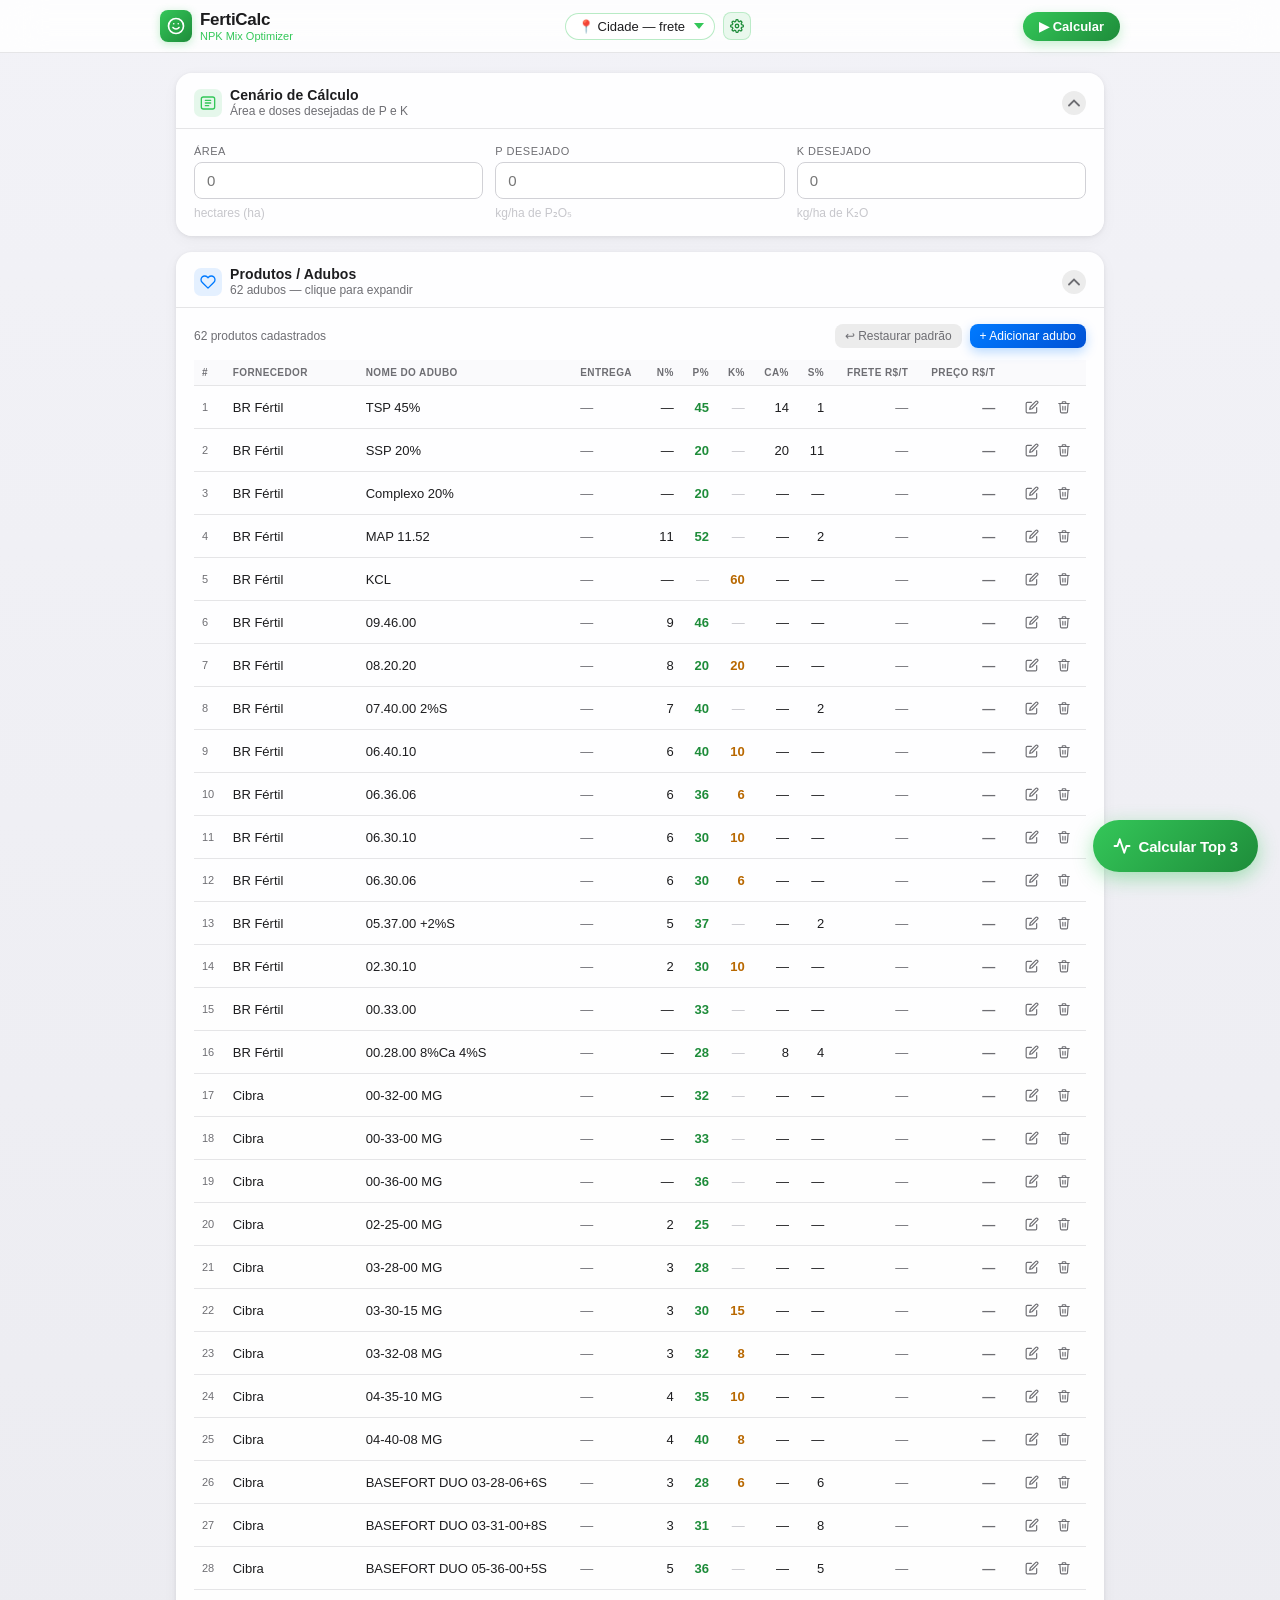
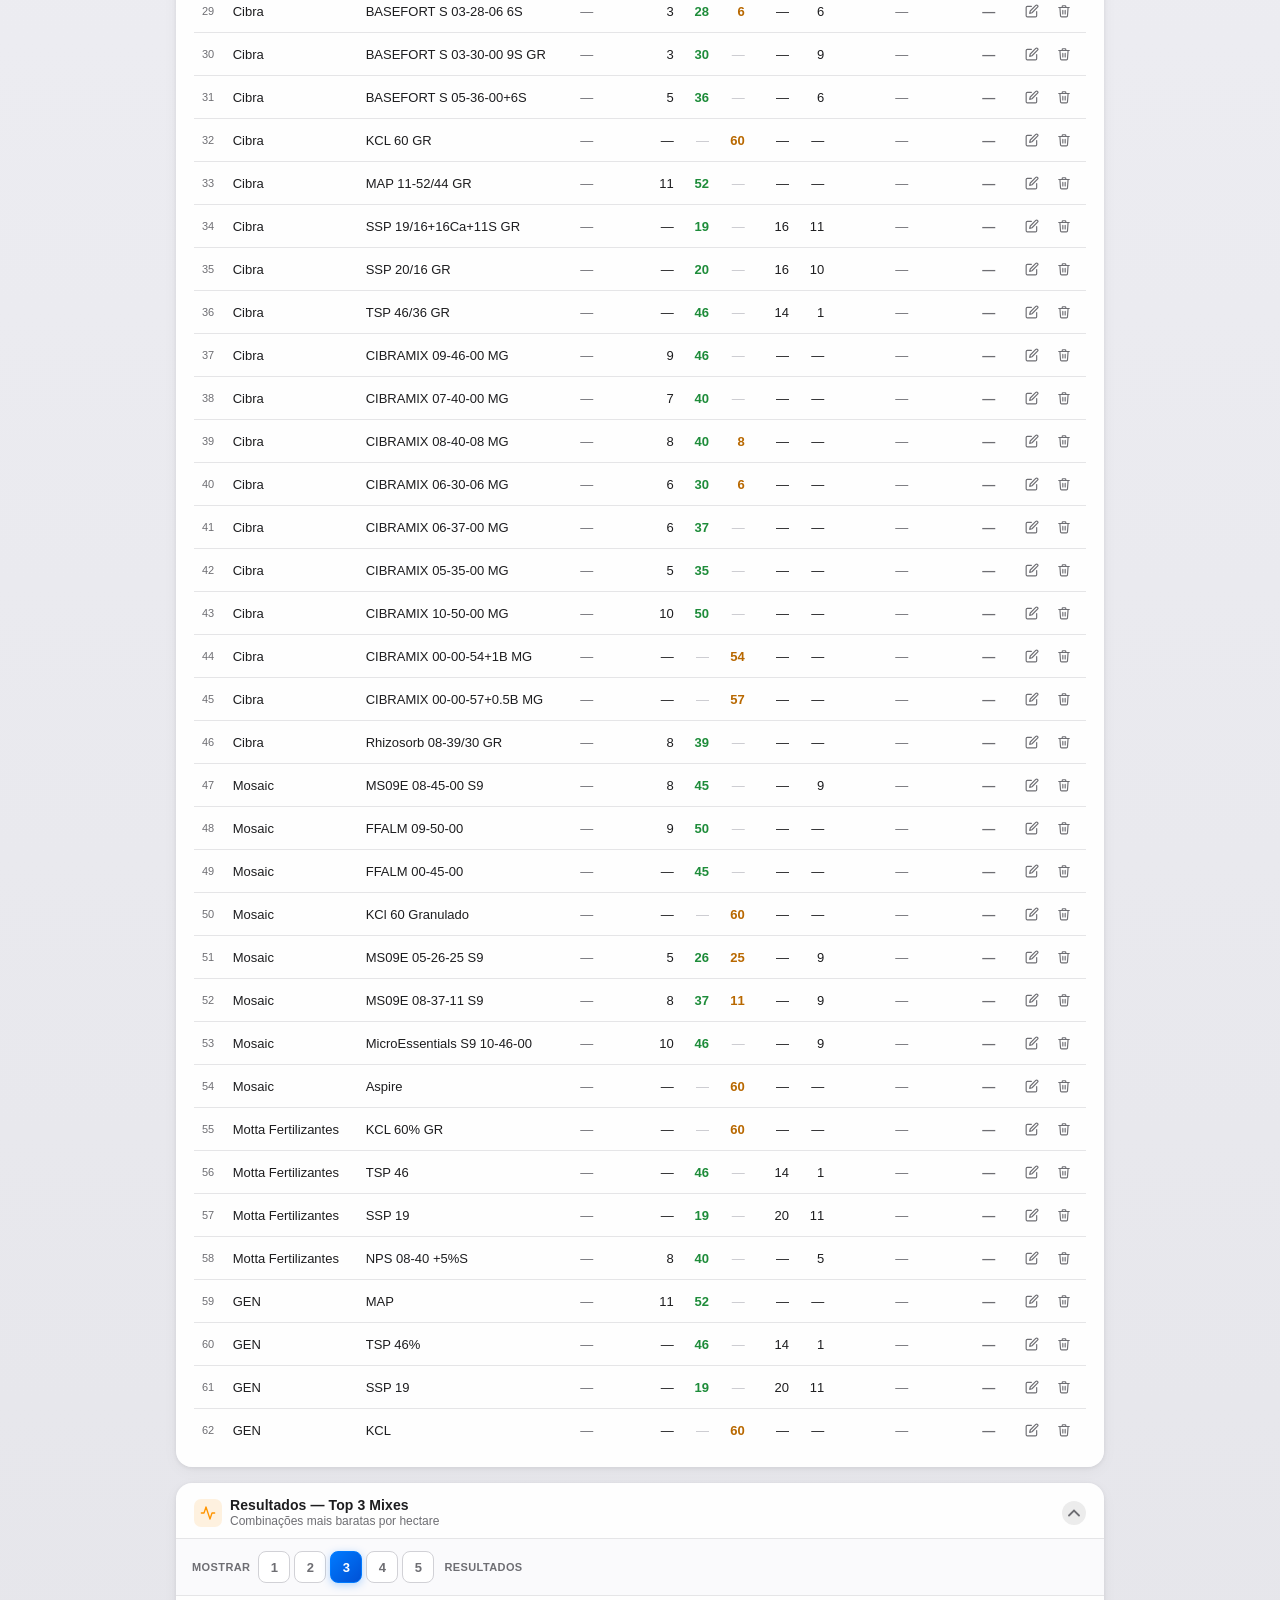
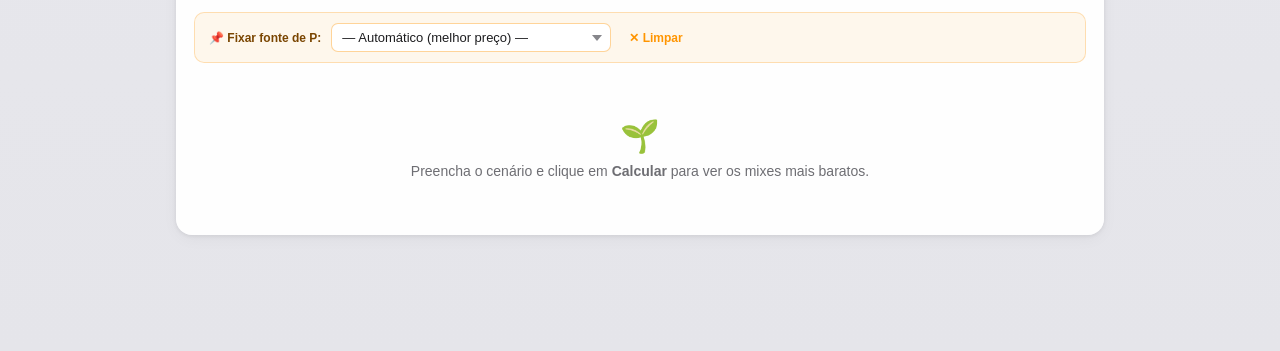
<file: index.html>
<!DOCTYPE html>
<html lang="pt-BR">
<head>
<meta charset="UTF-8">
<meta name="viewport" content="width=device-width, initial-scale=1.0">
<title>FertiCalc — Calculadora NPK</title>
<style>
  *, *::before, *::after { box-sizing: border-box; margin: 0; padding: 0; }

  :root {
    --blue:       #007AFF;
    --blue-dark:  #0051D5;
    --green:      #34C759;
    --green-dark: #1E8C3A;
    --red:        #FF3B30;
    --bg:         #F5F5F7;
    --bg2:        #ECECEC;
    --white:      #FFFFFF;
    --text1:      #1D1D1F;
    --text2:      #6E6E73;
    --text3:      #C7C7CC;
    --border:     #D1D1D6;
    --border2:    #E5E5E7;
    --radius-lg:  16px;
    --radius-md:  12px;
    --radius-sm:  8px;
    --shadow-card: 0 1px 4px rgba(0,0,0,0.08), 0 4px 16px rgba(0,0,0,0.04);
    --shadow-btn:  0 4px 12px rgba(0,122,255,0.28);
    --shadow-green:0 4px 12px rgba(52,199,89,0.28);
  }

  body {
    font-family: -apple-system, BlinkMacSystemFont, 'SF Pro Text', 'Segoe UI', 'Helvetica Neue', Arial, sans-serif;
    background: linear-gradient(180deg, #F2F2F7 0%, #E5E5EA 100%);
    min-height: 100vh;
    color: var(--text1);
    font-size: 15px;
    -webkit-font-smoothing: antialiased;
  }

  /* ── HEADER ── */
  .app-header {
    background: rgba(255,255,255,0.85);
    backdrop-filter: blur(20px);
    -webkit-backdrop-filter: blur(20px);
    border-bottom: 1px solid var(--border2);
    position: sticky; top: 0; z-index: 100;
    padding: 0 20px;
  }
  .header-inner {
    max-width: 960px; margin: 0 auto;
    display: flex; align-items: center; justify-content: space-between;
    height: 52px;
  }
  .header-logo {
    display: flex; align-items: center; gap: 8px;
  }
  .logo-icon {
    width: 32px; height: 32px; border-radius: 8px;
    background: linear-gradient(135deg, #34C759 0%, #1E8C3A 100%);
    display: flex; align-items: center; justify-content: center;
    box-shadow: 0 2px 8px rgba(52,199,89,0.3);
    flex-shrink: 0;
  }
  .logo-icon svg { width: 18px; height: 18px; }
  .logo-text { font-size: 17px; font-weight: 600; color: var(--text1); letter-spacing: -0.3px; }
  .logo-badge { font-size: 11px; color: var(--green); font-weight: 500; }
  .header-calc-btn {
    background: linear-gradient(135deg, var(--green) 0%, var(--green-dark) 100%);
    color: #fff; border: none; border-radius: 20px;
    padding: 7px 16px; font-size: 13px; font-weight: 600;
    cursor: pointer; box-shadow: var(--shadow-green);
    transition: all 0.2s;
  }
  .header-calc-btn:hover { transform: translateY(-1px); box-shadow: 0 6px 18px rgba(52,199,89,0.4); }
  .header-calc-btn:active { transform: translateY(0); }

  /* ── LAYOUT ── */
  .page { max-width: 960px; margin: 0 auto; padding: 20px 16px 100px; }

  /* ── SECTION CARD ── */
  .card {
    background: rgba(255,255,255,0.96);
    border-radius: var(--radius-lg);
    box-shadow: var(--shadow-card);
    overflow: hidden;
    margin-bottom: 16px;
  }
  .card-header {
    padding: 14px 18px 10px;
    border-bottom: 1px solid var(--border2);
    display: flex; align-items: center; gap: 8px;
    cursor: pointer; user-select: none;
  }
  .card-header-left { display: flex; align-items: center; gap: 8px; flex: 1; }
  .section-icon {
    width: 28px; height: 28px; border-radius: 7px;
    display: flex; align-items: center; justify-content: center; flex-shrink: 0;
  }
  .section-icon.green { background: rgba(52,199,89,0.12); }
  .section-icon.blue  { background: rgba(0,122,255,0.10); }
  .section-icon.orange{ background: rgba(255,149,0,0.12); }
  .section-icon svg { width: 16px; height: 16px; }
  .section-title { font-size: 14px; font-weight: 600; color: var(--text1); letter-spacing: 0.1px; }
  .section-subtitle { font-size: 12px; color: var(--text2); margin-top: 1px; }
  .collapse-btn {
    width: 24px; height: 24px; border-radius: 12px;
    background: var(--bg2); border: none; cursor: pointer;
    display: flex; align-items: center; justify-content: center;
    color: var(--text2); font-size: 12px; transition: all 0.2s;
    flex-shrink: 0;
  }
  .collapse-btn:hover { background: var(--border); }
  .collapse-btn.open svg { transform: rotate(180deg); }
  .card-body { padding: 16px 18px; }
  .card-body.collapsed { display: none; }

  /* ── CENÁRIO ── */
  .scenario-grid {
    display: grid; grid-template-columns: repeat(3, 1fr); gap: 12px;
  }
  @media (max-width: 600px) { .scenario-grid { grid-template-columns: 1fr; } }

  .field-group { display: flex; flex-direction: column; gap: 5px; }
  .field-label {
    font-size: 11px; font-weight: 500; color: var(--text2);
    text-transform: uppercase; letter-spacing: 0.5px;
  }
  .field-input {
    border: 1px solid var(--border);
    border-radius: var(--radius-sm);
    padding: 9px 12px;
    font-size: 15px; font-weight: 500; color: var(--text1);
    background: #fff;
    transition: border-color 0.2s, box-shadow 0.2s;
    outline: none;
    width: 100%;
    max-width: 7ch; /* 7 dígitos */
    min-width: 80px;
  }
  .field-input:focus {
    border-color: var(--blue);
    box-shadow: 0 0 0 3px rgba(0,122,255,0.10);
  }
  .field-input.wide { max-width: 100%; min-width: 0; }
  .field-unit { font-size: 12px; color: var(--text3); margin-top: 2px; }

  /* number inputs — remove arrows */
  input[type=number]::-webkit-inner-spin-button,
  input[type=number]::-webkit-outer-spin-button { -webkit-appearance: none; margin: 0; }
  input[type=number] { -moz-appearance: textfield; }

  /* ── PRODUCTS TABLE ── */
  .products-toolbar {
    display: flex; align-items: center; justify-content: space-between;
    margin-bottom: 12px; flex-wrap: wrap; gap: 8px;
  }
  .products-count { font-size: 12px; color: var(--text2); }

  .btn { border: none; cursor: pointer; border-radius: var(--radius-sm); font-weight: 500; transition: all 0.2s; }
  .btn-primary {
    background: linear-gradient(135deg, var(--blue) 0%, var(--blue-dark) 100%);
    color: #fff; padding: 8px 14px; font-size: 13px;
    box-shadow: var(--shadow-btn);
  }
  .btn-primary:hover { transform: translateY(-1px); box-shadow: 0 6px 16px rgba(0,122,255,0.38); }
  .btn-primary:active { transform: translateY(0); }
  .btn-secondary {
    background: var(--bg2); color: var(--text2);
    padding: 8px 14px; font-size: 13px;
  }
  .btn-secondary:hover { background: var(--border); color: var(--text1); }
  .btn-danger {
    background: rgba(255,59,48,0.1); color: var(--red);
    padding: 8px 14px; font-size: 13px; border: 1px solid rgba(255,59,48,0.2);
  }
  .btn-danger:hover { background: rgba(255,59,48,0.18); }
  .btn-sm { padding: 5px 10px; font-size: 12px; }
  .btn-icon {
    width: 28px; height: 28px; padding: 0;
    display: inline-flex; align-items: center; justify-content: center;
    border-radius: 6px; border: none; cursor: pointer;
    background: transparent; color: var(--text2); transition: all 0.15s;
    font-size: 14px;
  }
  .btn-icon:hover { background: var(--bg2); }
  .btn-icon.del:hover { background: rgba(255,59,48,0.1); color: var(--red); }
  .btn-icon.edit:hover { background: rgba(0,122,255,0.1); color: var(--blue); }

  .products-scroll { overflow-x: auto; -webkit-overflow-scrolling: touch; }
  table {
    width: 100%; border-collapse: collapse; font-size: 13px;
    min-width: 880px;
  }
  thead th {
    font-size: 10px; font-weight: 600; color: var(--text2);
    text-transform: uppercase; letter-spacing: 0.4px;
    padding: 7px 8px; text-align: left;
    border-bottom: 1px solid var(--border2);
    white-space: nowrap; background: #FAFAFC;
  }
  tbody tr {
    border-bottom: 1px solid var(--border2);
    transition: background 0.12s;
  }
  tbody tr:last-child { border-bottom: none; }
  tbody tr:hover { background: #F9F9FB; }
  tbody tr.editing { background: rgba(0,122,255,0.03); }
  tbody td { padding: 7px 8px; vertical-align: middle; color: var(--text1); }
  tbody td.muted { color: var(--text2); }

  /* inline edit inputs in table */
  .td-input {
    border: 1px solid var(--border);
    border-radius: 6px;
    padding: 4px 6px;
    font-size: 12px; color: var(--text1);
    background: #fff;
    outline: none;
    transition: border-color 0.2s, box-shadow 0.2s;
  }
  .td-input:focus { border-color: var(--blue); box-shadow: 0 0 0 2px rgba(0,122,255,0.10); }
  .td-input.num { width: 52px; text-align: right; max-width: 7ch; }
  .td-input.name { width: 130px; }
  .td-input.supplier { width: 110px; }
  .td-input.delivery { width: 80px; }
  .td-input.price { width: 72px; text-align: right; max-width: 7ch; }

  .td-select {
    border: 1px solid var(--border);
    border-radius: 6px; padding: 4px 6px;
    font-size: 12px; color: var(--text1); background: #fff;
    outline: none; cursor: pointer;
    appearance: none; -webkit-appearance: none;
    background-image: url("data:image/svg+xml,%3Csvg xmlns='http://www.w3.org/2000/svg' width='10' height='6'%3E%3Cpath d='M0 0l5 6 5-6z' fill='%2386868B'/%3E%3C/svg%3E");
    background-repeat: no-repeat;
    background-position: right 6px center;
    padding-right: 20px;
    min-width: 100px;
  }
  .td-select:focus { border-color: var(--blue); box-shadow: 0 0 0 2px rgba(0,122,255,0.10); }

  /* nutrient badges in view mode */
  .npk-row { display: flex; gap: 4px; flex-wrap: wrap; }
  .npk-badge {
    font-size: 10px; font-weight: 600; border-radius: 4px;
    padding: 1px 5px; white-space: nowrap;
  }
  .npk-n { background: rgba(0,122,255,0.1); color: #0051D5; }
  .npk-p { background: rgba(52,199,89,0.12); color: #1E8C3A; }
  .npk-k { background: rgba(255,149,0,0.12); color: #B86800; }
  .npk-ca { background: rgba(90,200,250,0.15); color: #007AAA; }
  .npk-s { background: rgba(255,204,0,0.15); color: #997000; }

  /* ── TOP 3 RESULTS ── */
  .results-empty {
    text-align: center; padding: 40px 20px;
    color: var(--text2); font-size: 14px;
  }
  .results-empty .results-icon { font-size: 32px; margin-bottom: 8px; }

  .result-cards { display: flex; flex-direction: column; gap: 14px; }

  .result-card {
    border-radius: var(--radius-md);
    border: 1.5px solid var(--border2);
    overflow: hidden;
    background: #fff;
  }
  .result-card.rank1 {
    border-color: rgba(52,199,89,0.4);
    background: linear-gradient(180deg, #fff 0%, rgba(52,199,89,0.03) 100%);
    box-shadow: 0 2px 12px rgba(52,199,89,0.12);
  }

  .result-header {
    padding: 12px 16px;
    display: flex; align-items: center; gap: 10px;
    border-bottom: 1px solid var(--border2);
    background: rgba(249,249,251,0.6);
  }
  .rank-badge {
    width: 32px; height: 32px; border-radius: 50%;
    display: flex; align-items: center; justify-content: center;
    font-size: 14px; font-weight: 700; flex-shrink: 0;
  }
  .rank1 .rank-badge { background: linear-gradient(135deg,#34C759,#1E8C3A); color:#fff; box-shadow:0 2px 8px rgba(52,199,89,0.4); }
  .rank2 .rank-badge { background: #E5E5EA; color: var(--text2); }
  .rank3 .rank-badge { background: #E5E5EA; color: var(--text3); }

  .result-mix-name { font-size: 16px; font-weight: 700; color: var(--text1); letter-spacing: -0.2px; }
  .result-supplier  { font-size: 12px; color: var(--text2); margin-top: 1px; }
  .result-ha-cost {
    margin-left: auto; text-align: right;
  }
  .ha-cost-value { font-size: 18px; font-weight: 700; color: var(--green-dark); }
  .ha-cost-label { font-size: 10px; color: var(--text3); text-transform: uppercase; letter-spacing: 0.4px; }
  .rank1 .ha-cost-value { color: var(--green); }

  .result-body { padding: 14px 16px; }
  .result-grid {
    display: grid; grid-template-columns: 1fr 1fr 1fr;
    gap: 10px; margin-bottom: 12px;
  }
  @media (max-width: 580px) { .result-grid { grid-template-columns: 1fr 1fr; } }

  .result-stat { }
  .result-stat-label { font-size: 10px; color: var(--text2); text-transform: uppercase; letter-spacing: 0.4px; margin-bottom: 2px; }
  .result-stat-value { font-size: 14px; font-weight: 600; color: var(--text1); }
  .result-stat-value.green { color: var(--green-dark); }
  .result-stat-value.blue  { color: var(--blue); }

  .result-divider { height: 1px; background: var(--border2); margin: 10px 0; }

  .result-nutrients { display: flex; gap: 8px; flex-wrap: wrap; }
  .nutri-chip {
    display: flex; flex-direction: column; align-items: center;
    background: var(--bg); border-radius: 8px;
    padding: 6px 10px; min-width: 52px;
  }
  .nutri-chip-label { font-size: 10px; color: var(--text2); font-weight: 500; }
  .nutri-chip-value { font-size: 13px; font-weight: 700; color: var(--text1); }

  .k-excess-badge {
    display: inline-flex; align-items: center; gap: 5px;
    background: rgba(52,199,89,0.10); border: 1px solid rgba(52,199,89,0.25);
    border-radius: 8px; padding: 5px 10px;
    font-size: 12px; color: var(--green-dark); font-weight: 500;
    margin-top: 8px;
  }

  .result-products-row {
    display: grid; grid-template-columns: 1fr 1fr; gap: 10px;
    margin-top: 10px;
  }
  @media (max-width: 480px) { .result-products-row { grid-template-columns: 1fr; } }

  .result-product-box {
    background: var(--bg); border-radius: 10px;
    padding: 10px 12px;
  }
  .rpb-role { font-size: 10px; font-weight: 600; text-transform: uppercase; letter-spacing: 0.5px; color: var(--text2); margin-bottom: 4px; }
  .rpb-name { font-size: 13px; font-weight: 600; color: var(--text1); margin-bottom: 2px; }
  .rpb-supplier { font-size: 11px; color: var(--text2); margin-bottom: 6px; }
  .rpb-row { display: flex; justify-content: space-between; font-size: 11px; color: var(--text2); padding: 1px 0; }
  .rpb-row strong { color: var(--text1); font-weight: 600; }

  /* ── FAB ── */
  .fab {
    position: fixed; bottom: 28px; right: 22px;
    background: linear-gradient(135deg, var(--green) 0%, var(--green-dark) 100%);
    color: #fff; border: none; border-radius: 28px;
    padding: 0 20px; height: 52px;
    font-size: 15px; font-weight: 700;
    box-shadow: 0 6px 20px rgba(52,199,89,0.42);
    cursor: pointer; display: flex; align-items: center; gap: 8px;
    transition: all 0.2s; z-index: 200;
    letter-spacing: -0.2px;
  }
  .fab:hover { transform: translateY(-2px); box-shadow: 0 10px 28px rgba(52,199,89,0.52); }
  .fab:active { transform: translateY(0); }
  .fab svg { width: 18px; height: 18px; }

  /* ── TOAST ── */
  .toast {
    position: fixed; bottom: 90px; left: 50%; transform: translateX(-50%) translateY(20px);
    background: rgba(28,28,30,0.92); color: #fff; border-radius: 12px;
    padding: 10px 18px; font-size: 13px; font-weight: 500;
    opacity: 0; transition: all 0.28s; z-index: 300; pointer-events: none;
    backdrop-filter: blur(10px);
  }
  .toast.show { opacity: 1; transform: translateX(-50%) translateY(0); }

  /* ── MODAL ── */
  .modal-overlay {
    display: none; position: fixed; inset: 0;
    background: rgba(0,0,0,0.4); backdrop-filter: blur(4px);
    z-index: 500; align-items: center; justify-content: center;
  }
  .modal-overlay.open { display: flex; }
  .modal {
    background: #fff; border-radius: 20px;
    width: calc(100% - 32px); max-width: 480px;
    max-height: 90vh; overflow-y: auto;
    box-shadow: 0 20px 60px rgba(0,0,0,0.22);
    padding: 24px;
  }
  .modal-title { font-size: 18px; font-weight: 700; margin-bottom: 18px; color: var(--text1); }
  .modal-grid { display: grid; grid-template-columns: 1fr 1fr; gap: 12px; }
  .modal-grid.triple { grid-template-columns: 1fr 1fr 1fr; }
  .modal-label { font-size: 11px; font-weight: 500; color: var(--text2); text-transform: uppercase; letter-spacing: 0.4px; margin-bottom: 5px; }
  .modal-input {
    width: 100%; border: 1px solid var(--border);
    border-radius: 9px; padding: 10px 12px;
    font-size: 14px; color: var(--text1); background: #fff; outline: none;
    transition: border-color 0.2s, box-shadow 0.2s;
  }
  .modal-input:focus { border-color: var(--blue); box-shadow: 0 0 0 3px rgba(0,122,255,0.10); }
  .modal-input.num { max-width: 7ch; text-align: right; }
  .modal-select {
    width: 100%; border: 1px solid var(--border);
    border-radius: 9px; padding: 10px 12px;
    font-size: 14px; color: var(--text1); background: #fff; outline: none;
    appearance: none; -webkit-appearance: none; cursor: pointer;
    background-image: url("data:image/svg+xml,%3Csvg xmlns='http://www.w3.org/2000/svg' width='10' height='6'%3E%3Cpath d='M0 0l5 6 5-6z' fill='%2386868B'/%3E%3C/svg%3E");
    background-repeat: no-repeat; background-position: right 10px center; padding-right: 28px;
    transition: border-color 0.2s, box-shadow 0.2s;
  }
  .modal-select:focus { border-color: var(--blue); box-shadow: 0 0 0 3px rgba(0,122,255,0.10); }
  .modal-actions { display: flex; gap: 10px; margin-top: 20px; justify-content: flex-end; }
  .modal-col { display: flex; flex-direction: column; }

  /* ── ALERT ── */
  .alert-box {
    border-radius: 10px; padding: 10px 14px;
    font-size: 13px; font-weight: 500; margin-bottom: 12px;
    display: flex; align-items: flex-start; gap: 8px;
  }
  .alert-box.warn { background: rgba(255,204,0,0.12); color: #7D6000; border: 1px solid rgba(255,204,0,0.3); }
  .alert-box.err  { background: rgba(255,59,48,0.08); color: #C02020; border: 1px solid rgba(255,59,48,0.2); }

  /* ── RESULTS FILTER BAR ── */
  .results-filter-bar {
    display: flex; align-items: center; gap: 12px;
    padding: 12px 16px; background: #FAFAFC;
    border-bottom: 1px solid var(--border2);
    flex-wrap: wrap;
  }
  .filter-group { display: flex; align-items: center; gap: 8px; }
  .filter-label { font-size: 11px; font-weight: 600; color: var(--text2); text-transform: uppercase; letter-spacing: 0.4px; white-space: nowrap; }
  .qty-btns { display: flex; gap: 4px; }
  .qty-btn {
    width: 32px; height: 32px; border-radius: 8px;
    border: 1.5px solid var(--border); background: #fff;
    font-size: 13px; font-weight: 700; color: var(--text2);
    cursor: pointer; transition: all 0.15s;
    display: flex; align-items: center; justify-content: center;
  }
  .qty-btn.active {
    background: linear-gradient(135deg, var(--blue) 0%, var(--blue-dark) 100%);
    border-color: var(--blue); color: #fff;
    box-shadow: 0 2px 8px rgba(0,122,255,0.3);
  }
  .qty-btn:hover:not(.active) { background: var(--bg2); border-color: var(--border); color: var(--text1); }

  /* manual slot selector */
  .manual-slot {
    background: rgba(255,149,0,0.07);
    border: 1px solid rgba(255,149,0,0.25);
    border-radius: 10px; padding: 10px 14px;
    margin-bottom: 14px; display: flex; align-items: center; gap: 10px; flex-wrap: wrap;
  }
  .manual-slot-label { font-size: 12px; font-weight: 600; color: #7A4500; flex-shrink: 0; }
  .manual-slot select {
    border: 1px solid rgba(255,149,0,0.4); border-radius: 7px;
    padding: 6px 28px 6px 10px; font-size: 13px; color: var(--text1);
    background: #fff; outline: none; cursor: pointer;
    appearance: none; -webkit-appearance: none;
    background-image: url("data:image/svg+xml,%3Csvg xmlns='http://www.w3.org/2000/svg' width='10' height='6'%3E%3Cpath d='M0 0l5 6 5-6z' fill='%2386868B'/%3E%3C/svg%3E");
    background-repeat: no-repeat; background-position: right 8px center;
    flex: 1; min-width: 160px; max-width: 280px;
  }
  .manual-slot select:focus { border-color: #FF9500; box-shadow: 0 0 0 3px rgba(255,149,0,0.12); }
  .manual-slot .clear-btn {
    font-size: 12px; color: #FF9500; background: none; border: none;
    cursor: pointer; font-weight: 600; white-space: nowrap;
    padding: 4px 8px; border-radius: 6px;
    transition: background 0.15s;
  }
  .manual-slot .clear-btn:hover { background: rgba(255,149,0,0.1); }

  /* supplier manager modal */
  .sup-list { display: flex; flex-direction: column; gap: 6px; margin-bottom: 16px; max-height: 260px; overflow-y: auto; }
  .sup-item {
    display: flex; align-items: center; gap: 8px;
    background: var(--bg); border-radius: 8px; padding: 8px 10px;
  }
  .sup-item-name { flex: 1; font-size: 14px; font-weight: 500; color: var(--text1); }
  .sup-item-input {
    flex: 1; border: 1px solid var(--border); border-radius: 7px;
    padding: 5px 8px; font-size: 13px; outline: none;
    transition: border-color 0.2s;
  }
  .sup-item-input:focus { border-color: var(--blue); }
  .sup-add-row { display: flex; gap: 8px; margin-top: 4px; }
  .sup-add-input {
    flex: 1; border: 1px solid var(--border); border-radius: 9px;
    padding: 9px 12px; font-size: 14px; outline: none;
    transition: border-color 0.2s, box-shadow 0.2s;
  }
  .sup-add-input:focus { border-color: var(--blue); box-shadow: 0 0 0 3px rgba(0,122,255,0.10); }

  /* rank4, rank5 badges */
  .rank4 .rank-badge, .rank5 .rank-badge { background: #F2F2F7; color: var(--text3); font-size: 12px; }

  /* ── CITY FRETE SELECTOR (header) ── */
  .header-city-wrap {
    display: flex; align-items: center; gap: 8px;
  }
  .city-select-header {
    border: 1.5px solid rgba(52,199,89,0.35);
    border-radius: 20px; padding: 5px 28px 5px 12px;
    font-size: 13px; font-weight: 500; color: var(--text1);
    background: rgba(255,255,255,0.9);
    outline: none; cursor: pointer;
    appearance: none; -webkit-appearance: none;
    background-image: url("data:image/svg+xml,%3Csvg xmlns='http://www.w3.org/2000/svg' width='10' height='6'%3E%3Cpath d='M0 0l5 6 5-6z' fill='%2334C759'/%3E%3C/svg%3E");
    background-repeat: no-repeat; background-position: right 10px center;
    transition: border-color 0.2s, box-shadow 0.2s;
    max-width: 180px;
  }
  .city-select-header:focus { border-color: var(--green); box-shadow: 0 0 0 3px rgba(52,199,89,0.15); }
  .city-manage-btn {
    width: 28px; height: 28px; border-radius: 8px;
    background: rgba(52,199,89,0.10); border: 1px solid rgba(52,199,89,0.25);
    color: var(--green-dark); cursor: pointer; font-size: 14px;
    display: flex; align-items: center; justify-content: center;
    transition: all 0.15s; flex-shrink: 0;
  }
  .city-manage-btn:hover { background: rgba(52,199,89,0.2); }
  .city-active-badge {
    font-size: 11px; font-weight: 600; color: var(--green-dark);
    background: rgba(52,199,89,0.12); border-radius: 10px;
    padding: 2px 8px; white-space: nowrap;
  }

  /* city modal list */
  .city-list { display: flex; flex-direction: column; gap: 6px; margin-bottom: 14px; max-height: 300px; overflow-y: auto; }
  .city-item {
    display: flex; align-items: center; gap: 8px;
    background: var(--bg); border-radius: 9px; padding: 9px 12px;
  }
  .city-item-name { flex: 1; font-size: 14px; font-weight: 500; color: var(--text1); }
  .city-item-frete { font-size: 13px; color: var(--green-dark); font-weight: 600; white-space: nowrap; }
  .city-edit-row {
    display: flex; gap: 6px; flex: 1; align-items: center;
  }
  .city-inp-name {
    flex: 2; border: 1px solid var(--border); border-radius: 7px;
    padding: 5px 8px; font-size: 13px; outline: none;
    transition: border-color 0.2s;
  }
  .city-inp-name:focus { border-color: var(--blue); }
  .city-inp-frete {
    width: 80px; border: 1px solid var(--border); border-radius: 7px;
    padding: 5px 8px; font-size: 13px; text-align: right; outline: none;
    transition: border-color 0.2s;
  }
  .city-inp-frete:focus { border-color: var(--blue); }
  .city-add-row { display: flex; gap: 8px; align-items: center; margin-top: 4px; }
  .city-add-name {
    flex: 2; border: 1px solid var(--border); border-radius: 9px;
    padding: 9px 12px; font-size: 14px; outline: none;
    transition: border-color 0.2s, box-shadow 0.2s;
  }
  .city-add-name:focus { border-color: var(--blue); box-shadow: 0 0 0 3px rgba(0,122,255,0.10); }
  .city-add-frete {
    width: 90px; border: 1px solid var(--border); border-radius: 9px;
    padding: 9px 10px; font-size: 14px; text-align: right; outline: none;
    transition: border-color 0.2s, box-shadow 0.2s;
  }
  .city-add-frete:focus { border-color: var(--blue); box-shadow: 0 0 0 3px rgba(0,122,255,0.10); }
  .city-frete-note {
    font-size: 11px; color: var(--text2); margin-bottom: 10px;
    background: rgba(0,122,255,0.06); border-radius: 8px; padding: 8px 10px;
  }
  @media (max-width: 480px) {
    .header-logo .logo-badge { display: none; }
    .logo-text { font-size: 15px; }
    .card-body { padding: 14px 12px; }
    table { font-size: 12px; }
    .fab { padding: 0 16px; font-size: 14px; }
    .results-filter-bar { gap: 8px; }
  }
</style>
</head>
<body>

<!-- HEADER -->
<header class="app-header">
  <div class="header-inner">
    <div class="header-logo">
      <div class="logo-icon">
        <svg viewBox="0 0 24 24" fill="none" stroke="white" stroke-width="2.2" stroke-linecap="round" stroke-linejoin="round">
          <path d="M12 2C6.5 2 2 6.5 2 12s4.5 10 10 10 10-4.5 10-10S17.5 2 12 2z"/>
          <path d="M8 14s1.5 2 4 2 4-2 4-2"/>
          <line x1="9" y1="9" x2="9.01" y2="9"/>
          <line x1="15" y1="9" x2="15.01" y2="9"/>
        </svg>
      </div>
      <div>
        <div class="logo-text">FertiCalc</div>
        <div class="logo-badge">NPK Mix Optimizer</div>
      </div>
    </div>
    <div class="header-city-wrap">
      <select class="city-select-header" id="city-header-select" onchange="selectCity(this.value)" title="Selecionar cidade / frete">
        <option value="">📍 Cidade — frete</option>
      </select>
      <button class="city-manage-btn" onclick="openCityModal()" title="Gerenciar cidades">
        <svg width="14" height="14" viewBox="0 0 24 24" fill="none" stroke="currentColor" stroke-width="2.2" stroke-linecap="round" stroke-linejoin="round"><circle cx="12" cy="12" r="3"/><path d="M19.4 15a1.65 1.65 0 00.33 1.82l.06.06a2 2 0 010 2.83 2 2 0 01-2.83 0l-.06-.06a1.65 1.65 0 00-1.82-.33 1.65 1.65 0 00-1 1.51V21a2 2 0 01-4 0v-.09A1.65 1.65 0 009 19.4a1.65 1.65 0 00-1.82.33l-.06.06a2 2 0 01-2.83-2.83l.06-.06A1.65 1.65 0 004.68 15a1.65 1.65 0 00-1.51-1H3a2 2 0 010-4h.09A1.65 1.65 0 004.6 9a1.65 1.65 0 00-.33-1.82l-.06-.06a2 2 0 012.83-2.83l.06.06A1.65 1.65 0 009 4.68a1.65 1.65 0 001-1.51V3a2 2 0 014 0v.09a1.65 1.65 0 001 1.51 1.65 1.65 0 001.82-.33l.06-.06a2 2 0 012.83 2.83l-.06.06A1.65 1.65 0 0019.4 9a1.65 1.65 0 001.51 1H21a2 2 0 010 4h-.09a1.65 1.65 0 00-1.51 1z"/></svg>
      </button>
    </div>
    <button class="header-calc-btn" onclick="calcular()">▶ Calcular</button>
  </div>
</header>

<!-- PAGE -->
<main class="page">

  <!-- ══ CENÁRIO ══ -->
  <div class="card">
    <div class="card-header" onclick="toggleCard('cenario')">
      <div class="card-header-left">
        <div class="section-icon green">
          <svg viewBox="0 0 24 24" fill="none" stroke="#34C759" stroke-width="2" stroke-linecap="round" stroke-linejoin="round">
            <rect x="2" y="3" width="20" height="18" rx="3"/>
            <path d="M8 12h8M8 16h5"/>
            <path d="M8 8h8"/>
          </svg>
        </div>
        <div>
          <div class="section-title">Cenário de Cálculo</div>
          <div class="section-subtitle">Área e doses desejadas de P e K</div>
        </div>
      </div>
      <button class="collapse-btn open" id="btn-cenario">
        <svg width="12" height="8" viewBox="0 0 12 8" fill="none"><path d="M1 1.5l5 5 5-5" stroke="currentColor" stroke-width="1.8" stroke-linecap="round"/></svg>
      </button>
    </div>
    <div class="card-body" id="body-cenario">
      <div class="scenario-grid">
        <div class="field-group">
          <div class="field-label">Área</div>
          <input class="field-input wide" type="number" id="area" placeholder="0" min="0" step="0.1" max="9999999" oninput="limitDigits(this,7)">
          <div class="field-unit">hectares (ha)</div>
        </div>
        <div class="field-group">
          <div class="field-label">P desejado</div>
          <input class="field-input wide" type="number" id="pDesejado" placeholder="0" min="0" step="0.1" max="9999999" oninput="limitDigits(this,7)">
          <div class="field-unit">kg/ha de P₂O₅</div>
        </div>
        <div class="field-group">
          <div class="field-label">K desejado</div>
          <input class="field-input wide" type="number" id="kDesejado" placeholder="0" min="0" step="0.1" max="9999999" oninput="limitDigits(this,7)">
          <div class="field-unit">kg/ha de K₂O</div>
        </div>
      </div>
    </div>
  </div>

  <!-- ══ PRODUTOS / ADUBOS ══ -->
  <div class="card">
    <div class="card-header" onclick="toggleCard('produtos')">
      <div class="card-header-left">
        <div class="section-icon blue">
          <svg viewBox="0 0 24 24" fill="none" stroke="#007AFF" stroke-width="2" stroke-linecap="round" stroke-linejoin="round">
            <path d="M20.84 4.61a5.5 5.5 0 00-7.78 0L12 5.67l-1.06-1.06a5.5 5.5 0 00-7.78 7.78l1.06 1.06L12 21.23l7.78-7.78 1.06-1.06a5.5 5.5 0 000-7.78z"/>
          </svg>
        </div>
        <div>
          <div class="section-title">Produtos / Adubos</div>
          <div class="section-subtitle" id="products-subtitle">Carregando...</div>
        </div>
      </div>
      <button class="collapse-btn open" id="btn-produtos">
        <svg width="12" height="8" viewBox="0 0 12 8" fill="none"><path d="M1 1.5l5 5 5-5" stroke="currentColor" stroke-width="1.8" stroke-linecap="round"/></svg>
      </button>
    </div>
    <div class="card-body" id="body-produtos">
      <div class="products-toolbar">
        <span class="products-count" id="prod-count">— produtos cadastrados</span>
        <div style="display:flex;gap:8px;flex-wrap:wrap;">
          <button class="btn btn-secondary btn-sm" onclick="resetProducts()">↩ Restaurar padrão</button>
          <button class="btn btn-primary btn-sm" onclick="openAddModal()">+ Adicionar adubo</button>
        </div>
      </div>
      <div id="alert-area"></div>
      <div class="products-scroll">
        <table id="products-table">
          <thead>
            <tr>
              <th>#</th>
              <th>Fornecedor</th>
              <th>Nome do Adubo</th>
              <th>Entrega</th>
              <th style="text-align:right">N%</th>
              <th style="text-align:right">P%</th>
              <th style="text-align:right">K%</th>
              <th style="text-align:right">Ca%</th>
              <th style="text-align:right">S%</th>
              <th style="text-align:right">Frete R$/t</th>
              <th style="text-align:right">Preço R$/t</th>
              <th></th>
            </tr>
          </thead>
          <tbody id="products-tbody"></tbody>
        </table>
      </div>
    </div>
  </div>

  <!-- ══ RESULTADOS ══ -->
  <div class="card">
    <div class="card-header" onclick="toggleCard('resultados')">
      <div class="card-header-left">
        <div class="section-icon orange">
          <svg viewBox="0 0 24 24" fill="none" stroke="#FF9500" stroke-width="2" stroke-linecap="round" stroke-linejoin="round">
            <polyline points="22 12 18 12 15 21 9 3 6 12 2 12"/>
          </svg>
        </div>
        <div>
          <div class="section-title" id="results-title">Resultados — Top 3 Mixes</div>
          <div class="section-subtitle">Combinações mais baratas por hectare</div>
        </div>
      </div>
      <button class="collapse-btn open" id="btn-resultados">
        <svg width="12" height="8" viewBox="0 0 12 8" fill="none"><path d="M1 1.5l5 5 5-5" stroke="currentColor" stroke-width="1.8" stroke-linecap="round"/></svg>
      </button>
    </div>
    <!-- Filter bar (outside card-body so it's always visible) -->
    <div class="results-filter-bar">
      <div class="filter-group">
        <span class="filter-label">Mostrar</span>
        <div class="qty-btns">
          <button class="qty-btn" onclick="setQty(1)">1</button>
          <button class="qty-btn" onclick="setQty(2)">2</button>
          <button class="qty-btn active" id="qty-btn-3" onclick="setQty(3)">3</button>
          <button class="qty-btn" onclick="setQty(4)">4</button>
          <button class="qty-btn" onclick="setQty(5)">5</button>
        </div>
        <span class="filter-label" style="margin-left:2px;">resultados</span>
      </div>
    </div>
    <div class="card-body" id="body-resultados">
      <!-- Manual slot -->
      <div class="manual-slot" id="manual-slot-box">
        <span class="manual-slot-label">📌 Fixar fonte de P:</span>
        <select id="manual-slot-select" onchange="setManualSlot(this.value)">
          <option value="">— Automático (melhor preço) —</option>
        </select>
        <button class="clear-btn" onclick="clearManualSlot()">✕ Limpar</button>
      </div>
      <div id="results-area">
        <div class="results-empty">
          <div class="results-icon">🌱</div>
          <div>Preencha o cenário e clique em <strong>Calcular</strong> para ver os mixes mais baratos.</div>
        </div>
      </div>
    </div>
  </div>

</main>

<!-- FAB -->
<button class="fab" onclick="calcular()">
  <svg viewBox="0 0 24 24" fill="none" stroke="currentColor" stroke-width="2.5" stroke-linecap="round" stroke-linejoin="round">
    <polyline points="22 12 18 12 15 21 9 3 6 12 2 12"/>
  </svg>
  <span id="fab-label">Calcular Top 3</span>
</button>

<!-- TOAST -->
<div class="toast" id="toast"></div>

<!-- MODAL ADICIONAR/EDITAR ADUBO -->
<div class="modal-overlay" id="modal-overlay">
  <div class="modal">
    <div class="modal-title" id="modal-title">Adicionar Adubo</div>
    <div class="modal-grid">
      <div class="modal-col">
        <div class="modal-label" style="display:flex;align-items:center;justify-content:space-between;">
          Fornecedor
          <button onclick="openSupModal()" style="font-size:10px;color:var(--blue);background:none;border:none;cursor:pointer;font-weight:600;padding:0;">✎ Gerenciar</button>
        </div>
        <select class="modal-select" id="m-fornecedor">
          <option value="">Selecionar...</option>
        </select>
      </div>
      <div class="modal-col">
        <div class="modal-label">Nome do Adubo</div>
        <input class="modal-input" id="m-produto" type="text" placeholder="Ex: MAP 11-52">
      </div>
      <div class="modal-col">
        <div class="modal-label">Entrega</div>
        <input class="modal-input" id="m-entrega" type="text" placeholder="Ex: Jun-Ago">
      </div>
      <div class="modal-col" style="grid-column: span 1;">
        <div class="modal-label">Preço Venda (R$/t)</div>
        <input class="modal-input" id="m-preco" type="number" placeholder="0,00" min="0" step="0.01" oninput="limitDigits(this,7)">
      </div>
      <div class="modal-col" style="grid-column: span 1;">
        <div class="modal-label">Frete (R$/t)</div>
        <input class="modal-input" id="m-frete" type="number" placeholder="0,00" min="0" step="0.01" oninput="limitDigits(this,7)">
      </div>
    </div>
    <div style="margin-top:14px;margin-bottom:6px;font-size:11px;font-weight:600;color:var(--text2);text-transform:uppercase;letter-spacing:0.5px;">Composição Nutricional (%)</div>
    <div class="modal-grid triple">
      <div class="modal-col">
        <div class="modal-label">N %</div>
        <input class="modal-input num" id="m-n" type="number" placeholder="0" min="0" max="100" step="0.1" oninput="limitDigits(this,3)">
      </div>
      <div class="modal-col">
        <div class="modal-label">P %</div>
        <input class="modal-input num" id="m-p" type="number" placeholder="0" min="0" max="100" step="0.1" oninput="limitDigits(this,3)">
      </div>
      <div class="modal-col">
        <div class="modal-label">K %</div>
        <input class="modal-input num" id="m-k" type="number" placeholder="0" min="0" max="100" step="0.1" oninput="limitDigits(this,3)">
      </div>
      <div class="modal-col">
        <div class="modal-label">Ca %</div>
        <input class="modal-input num" id="m-ca" type="number" placeholder="0" min="0" max="100" step="0.1" oninput="limitDigits(this,3)">
      </div>
      <div class="modal-col">
        <div class="modal-label">S %</div>
        <input class="modal-input num" id="m-s" type="number" placeholder="0" min="0" max="100" step="0.1" oninput="limitDigits(this,3)">
      </div>
    </div>
    <div class="modal-actions">
      <button class="btn btn-secondary" onclick="closeModal()">Cancelar</button>
      <button class="btn btn-primary" onclick="saveModal()">Salvar</button>
    </div>
  </div>
</div>

<!-- MODAL GERENCIAR FORNECEDORES -->
<div class="modal-overlay" id="sup-modal-overlay">
  <div class="modal" style="max-width:380px;">
    <div class="modal-title">Fornecedores</div>
    <p style="font-size:12px;color:var(--text2);margin-bottom:12px;">Edite, remova ou adicione empresas à lista de fornecedores.</p>
    <div class="sup-list" id="sup-list"></div>
    <div class="sup-add-row">
      <input class="sup-add-input" id="sup-new-input" type="text" placeholder="Nome do novo fornecedor" maxlength="60"
        onkeydown="if(event.key==='Enter') addSupplier()">
      <button class="btn btn-primary btn-sm" onclick="addSupplier()">+ Adicionar</button>
    </div>
    <div class="modal-actions" style="margin-top:16px;">
      <button class="btn btn-secondary" onclick="resetSuppliers()">↩ Restaurar padrão</button>
      <button class="btn btn-primary" onclick="closeSupModal()">Fechar</button>
    </div>
  </div>
</div>

<!-- MODAL GERENCIAR CIDADES / FRETES -->
<div class="modal-overlay" id="city-modal-overlay">
  <div class="modal" style="max-width:440px;">
    <div class="modal-title">🚛 Fretes por Cidade</div>
    <div class="city-frete-note">
      Cadastre rotas de frete. Ao selecionar uma cidade no cabeçalho, o valor de frete será aplicado automaticamente no cálculo — substituindo os fretes individuais dos produtos.
    </div>
    <div class="city-list" id="city-list"></div>
    <div style="font-size:11px;font-weight:600;color:var(--text2);text-transform:uppercase;letter-spacing:0.4px;margin-bottom:8px;">Adicionar nova cidade</div>
    <div class="city-add-row">
      <input class="city-add-name" id="city-new-name" type="text" placeholder="Nome da cidade" maxlength="60"
        onkeydown="if(event.key==='Enter') document.getElementById('city-new-frete').focus()">
      <input class="city-add-frete" id="city-new-frete" type="number" placeholder="R$/t" min="0" step="0.01"
        onkeydown="if(event.key==='Enter') addCity()">
      <button class="btn btn-primary btn-sm" onclick="addCity()">+ Add</button>
    </div>
    <div class="modal-actions" style="margin-top:16px;">
      <button class="btn btn-secondary btn-sm" onclick="clearCitySelection()">✕ Sem frete fixo</button>
      <button class="btn btn-primary" onclick="closeCityModal()">Fechar</button>
    </div>
  </div>
</div>

<script>
/* ═══════════════════════════════════════
   INITIAL PRODUCTS DATA
═══════════════════════════════════════ */
const INITIAL_PRODUCTS = [
  // ─── BR Fértil ───
  {fornecedor:"BR Fértil",produto:"TSP 45%",entrega:"",n:0,p:45,k:0,ca:14,s:1,freteTonelada:0,precoVenda:0},
  {fornecedor:"BR Fértil",produto:"SSP 20%",entrega:"",n:0,p:20,k:0,ca:20,s:11,freteTonelada:0,precoVenda:0},
  {fornecedor:"BR Fértil",produto:"Complexo 20%",entrega:"",n:0,p:20,k:0,ca:0,s:0,freteTonelada:0,precoVenda:0},
  {fornecedor:"BR Fértil",produto:"MAP 11.52",entrega:"",n:11,p:52,k:0,ca:0,s:2,freteTonelada:0,precoVenda:0},
  {fornecedor:"BR Fértil",produto:"KCL",entrega:"",n:0,p:0,k:60,ca:0,s:0,freteTonelada:0,precoVenda:0},
  {fornecedor:"BR Fértil",produto:"09.46.00",entrega:"",n:9,p:46,k:0,ca:0,s:0,freteTonelada:0,precoVenda:0},
  {fornecedor:"BR Fértil",produto:"08.20.20",entrega:"",n:8,p:20,k:20,ca:0,s:0,freteTonelada:0,precoVenda:0},
  {fornecedor:"BR Fértil",produto:"07.40.00 2%S",entrega:"",n:7,p:40,k:0,ca:0,s:2,freteTonelada:0,precoVenda:0},
  {fornecedor:"BR Fértil",produto:"06.40.10",entrega:"",n:6,p:40,k:10,ca:0,s:0,freteTonelada:0,precoVenda:0},
  {fornecedor:"BR Fértil",produto:"06.36.06",entrega:"",n:6,p:36,k:6,ca:0,s:0,freteTonelada:0,precoVenda:0},
  {fornecedor:"BR Fértil",produto:"06.30.10",entrega:"",n:6,p:30,k:10,ca:0,s:0,freteTonelada:0,precoVenda:0},
  {fornecedor:"BR Fértil",produto:"06.30.06",entrega:"",n:6,p:30,k:6,ca:0,s:0,freteTonelada:0,precoVenda:0},
  {fornecedor:"BR Fértil",produto:"05.37.00 +2%S",entrega:"",n:5,p:37,k:0,ca:0,s:2,freteTonelada:0,precoVenda:0},
  {fornecedor:"BR Fértil",produto:"02.30.10",entrega:"",n:2,p:30,k:10,ca:0,s:0,freteTonelada:0,precoVenda:0},
  {fornecedor:"BR Fértil",produto:"00.33.00",entrega:"",n:0,p:33,k:0,ca:0,s:0,freteTonelada:0,precoVenda:0},
  {fornecedor:"BR Fértil",produto:"00.28.00 8%Ca 4%S",entrega:"",n:0,p:28,k:0,ca:8,s:4,freteTonelada:0,precoVenda:0},

  // ─── Cibra ───
  {fornecedor:"Cibra",produto:"00-32-00 MG",entrega:"",n:0,p:32,k:0,ca:0,s:0,freteTonelada:0,precoVenda:0},
  {fornecedor:"Cibra",produto:"00-33-00 MG",entrega:"",n:0,p:33,k:0,ca:0,s:0,freteTonelada:0,precoVenda:0},
  {fornecedor:"Cibra",produto:"00-36-00 MG",entrega:"",n:0,p:36,k:0,ca:0,s:0,freteTonelada:0,precoVenda:0},
  {fornecedor:"Cibra",produto:"02-25-00 MG",entrega:"",n:2,p:25,k:0,ca:0,s:0,freteTonelada:0,precoVenda:0},
  {fornecedor:"Cibra",produto:"03-28-00 MG",entrega:"",n:3,p:28,k:0,ca:0,s:0,freteTonelada:0,precoVenda:0},
  {fornecedor:"Cibra",produto:"03-30-15 MG",entrega:"",n:3,p:30,k:15,ca:0,s:0,freteTonelada:0,precoVenda:0},
  {fornecedor:"Cibra",produto:"03-32-08 MG",entrega:"",n:3,p:32,k:8,ca:0,s:0,freteTonelada:0,precoVenda:0},
  {fornecedor:"Cibra",produto:"04-35-10 MG",entrega:"",n:4,p:35,k:10,ca:0,s:0,freteTonelada:0,precoVenda:0},
  {fornecedor:"Cibra",produto:"04-40-08 MG",entrega:"",n:4,p:40,k:8,ca:0,s:0,freteTonelada:0,precoVenda:0},
  {fornecedor:"Cibra",produto:"BASEFORT DUO 03-28-06+6S",entrega:"",n:3,p:28,k:6,ca:0,s:6,freteTonelada:0,precoVenda:0},
  {fornecedor:"Cibra",produto:"BASEFORT DUO 03-31-00+8S",entrega:"",n:3,p:31,k:0,ca:0,s:8,freteTonelada:0,precoVenda:0},
  {fornecedor:"Cibra",produto:"BASEFORT DUO 05-36-00+5S",entrega:"",n:5,p:36,k:0,ca:0,s:5,freteTonelada:0,precoVenda:0},
  {fornecedor:"Cibra",produto:"BASEFORT S 03-28-06 6S",entrega:"",n:3,p:28,k:6,ca:0,s:6,freteTonelada:0,precoVenda:0},
  {fornecedor:"Cibra",produto:"BASEFORT S 03-30-00 9S GR",entrega:"",n:3,p:30,k:0,ca:0,s:9,freteTonelada:0,precoVenda:0},
  {fornecedor:"Cibra",produto:"BASEFORT S 05-36-00+6S",entrega:"",n:5,p:36,k:0,ca:0,s:6,freteTonelada:0,precoVenda:0},
  {fornecedor:"Cibra",produto:"KCL 60 GR",entrega:"",n:0,p:0,k:60,ca:0,s:0,freteTonelada:0,precoVenda:0},
  {fornecedor:"Cibra",produto:"MAP 11-52/44 GR",entrega:"",n:11,p:52,k:0,ca:0,s:0,freteTonelada:0,precoVenda:0},
  {fornecedor:"Cibra",produto:"SSP 19/16+16Ca+11S GR",entrega:"",n:0,p:19,k:0,ca:16,s:11,freteTonelada:0,precoVenda:0},
  {fornecedor:"Cibra",produto:"SSP 20/16 GR",entrega:"",n:0,p:20,k:0,ca:16,s:10,freteTonelada:0,precoVenda:0},
  {fornecedor:"Cibra",produto:"TSP 46/36 GR",entrega:"",n:0,p:46,k:0,ca:14,s:1,freteTonelada:0,precoVenda:0},
  {fornecedor:"Cibra",produto:"CIBRAMIX 09-46-00 MG",entrega:"",n:9,p:46,k:0,ca:0,s:0,freteTonelada:0,precoVenda:0},
  {fornecedor:"Cibra",produto:"CIBRAMIX 07-40-00 MG",entrega:"",n:7,p:40,k:0,ca:0,s:0,freteTonelada:0,precoVenda:0},
  {fornecedor:"Cibra",produto:"CIBRAMIX 08-40-08 MG",entrega:"",n:8,p:40,k:8,ca:0,s:0,freteTonelada:0,precoVenda:0},
  {fornecedor:"Cibra",produto:"CIBRAMIX 06-30-06 MG",entrega:"",n:6,p:30,k:6,ca:0,s:0,freteTonelada:0,precoVenda:0},
  {fornecedor:"Cibra",produto:"CIBRAMIX 06-37-00 MG",entrega:"",n:6,p:37,k:0,ca:0,s:0,freteTonelada:0,precoVenda:0},
  {fornecedor:"Cibra",produto:"CIBRAMIX 05-35-00 MG",entrega:"",n:5,p:35,k:0,ca:0,s:0,freteTonelada:0,precoVenda:0},
  {fornecedor:"Cibra",produto:"CIBRAMIX 10-50-00 MG",entrega:"",n:10,p:50,k:0,ca:0,s:0,freteTonelada:0,precoVenda:0},
  {fornecedor:"Cibra",produto:"CIBRAMIX 00-00-54+1B MG",entrega:"",n:0,p:0,k:54,ca:0,s:0,freteTonelada:0,precoVenda:0},
  {fornecedor:"Cibra",produto:"CIBRAMIX 00-00-57+0.5B MG",entreja:"",n:0,p:0,k:57,ca:0,s:0,freteTonelada:0,precoVenda:0},
  {fornecedor:"Cibra",produto:"Rhizosorb 08-39/30 GR",entrega:"",n:8,p:39,k:0,ca:0,s:0,freteTonelada:0,precoVenda:0},

  // ─── Mosaic ───
  {fornecedor:"Mosaic",produto:"MS09E 08-45-00 S9",entrega:"",n:8,p:45,k:0,ca:0,s:9,freteTonelada:0,precoVenda:0},
  {fornecedor:"Mosaic",produto:"FFALM 09-50-00",entrega:"",n:9,p:50,k:0,ca:0,s:0,freteTonelada:0,precoVenda:0},
  {fornecedor:"Mosaic",produto:"FFALM 00-45-00",entrega:"",n:0,p:45,k:0,ca:0,s:0,freteTonelada:0,precoVenda:0},
  {fornecedor:"Mosaic",produto:"KCl 60 Granulado",entrega:"",n:0,p:0,k:60,ca:0,s:0,freteTonelada:0,precoVenda:0},
  {fornecedor:"Mosaic",produto:"MS09E 05-26-25 S9",entrega:"",n:5,p:26,k:25,ca:0,s:9,freteTonelada:0,precoVenda:0},
  {fornecedor:"Mosaic",produto:"MS09E 08-37-11 S9",entrega:"",n:8,p:37,k:11,ca:0,s:9,freteTonelada:0,precoVenda:0},
  {fornecedor:"Mosaic",produto:"MicroEssentials S9 10-46-00",entrega:"",n:10,p:46,k:0,ca:0,s:9,freteTonelada:0,precoVenda:0},
  {fornecedor:"Mosaic",produto:"Aspire",entrega:"",n:0,p:0,k:60,ca:0,s:0,freteTonelada:0,precoVenda:0},

  // ─── Motta Fertilizantes ───
  {fornecedor:"Motta Fertilizantes",produto:"KCL 60% GR",entrega:"",n:0,p:0,k:60,ca:0,s:0,freteTonelada:0,precoVenda:0},
  {fornecedor:"Motta Fertilizantes",produto:"TSP 46",entrega:"",n:0,p:46,k:0,ca:14,s:1,freteTonelada:0,precoVenda:0},
  {fornecedor:"Motta Fertilizantes",produto:"SSP 19",entrega:"",n:0,p:19,k:0,ca:20,s:11,freteTonelada:0,precoVenda:0},
  {fornecedor:"Motta Fertilizantes",produto:"NPS 08-40 +5%S",entrega:"",n:8,p:40,k:0,ca:0,s:5,freteTonelada:0,precoVenda:0},

  // ─── GEN ───
  {fornecedor:"GEN",produto:"MAP",entrega:"",n:11,p:52,k:0,ca:0,s:0,freteTonelada:0,precoVenda:0},
  {fornecedor:"GEN",produto:"TSP 46%",entrega:"",n:0,p:46,k:0,ca:14,s:1,freteTonelada:0,precoVenda:0},
  {fornecedor:"GEN",produto:"SSP 19",entrega:"",n:0,p:19,k:0,ca:20,s:11,freteTonelada:0,precoVenda:0},
  {fornecedor:"GEN",produto:"KCL",entrega:"",n:0,p:0,k:60,ca:0,s:0,freteTonelada:0,precoVenda:0},
];

/* ═══════════════════════════════════════
   INITIAL SUPPLIERS
═══════════════════════════════════════ */
const INITIAL_SUPPLIERS = [
  'BR Fértil','Cibra','Mosaic','Motta Fertilizantes',
  'GEN','Fertipar','Yara','Outra'
];

/* ═══════════════════════════════════════
   STATE
═══════════════════════════════════════ */
let products = [];
let suppliers = [];
let cities    = [];   // [{nome, frete}]
let activeCityIdx = -1; // índice da cidade selecionada (-1 = nenhuma)
let modalEditIndex = -1;
let resultQty = 3;
let manualSlotKey = '';

/* ═══════════════════════════════════════
   LOCALSTORAGE
═══════════════════════════════════════ */
const LS_KEY      = 'ferticale_products_v2';
const LS_SCENARIO = 'ferticale_scenario_v2';
const LS_SUPPLIERS= 'ferticale_suppliers_v1';
const LS_CITIES   = 'ferticale_cities_v1';

function loadData() {
  try {
    const raw = localStorage.getItem(LS_KEY);
    if (raw) { products = JSON.parse(raw); } else { products = INITIAL_PRODUCTS.map(p=>({...p})); }
  } catch(e) { products = INITIAL_PRODUCTS.map(p=>({...p})); }
  try {
    const rawS = localStorage.getItem(LS_SUPPLIERS);
    if (rawS) { suppliers = JSON.parse(rawS); } else { suppliers = [...INITIAL_SUPPLIERS]; }
  } catch(e) { suppliers = [...INITIAL_SUPPLIERS]; }
  try {
    const rawC = localStorage.getItem(LS_CITIES);
    if (rawC) { cities = JSON.parse(rawC); } else { cities = []; }
  } catch(e) { cities = []; }
  loadScenario();
}

function saveData() {
  try { localStorage.setItem(LS_KEY, JSON.stringify(products)); } catch(e) {}
}

function saveSuppliers() {
  try { localStorage.setItem(LS_SUPPLIERS, JSON.stringify(suppliers)); } catch(e) {}
}

function saveCities() {
  try { localStorage.setItem(LS_CITIES, JSON.stringify(cities)); } catch(e) {}
}

/* ═══════════════════════════════════════
   CITY / FREIGHT MANAGEMENT
═══════════════════════════════════════ */
function renderCityHeaderSelect() {
  const sel = document.getElementById('city-header-select');
  const prev = activeCityIdx;
  sel.innerHTML = '<option value="">📍 Cidade — frete</option>';
  cities.forEach((c, i) => {
    const opt = document.createElement('option');
    opt.value = i;
    opt.textContent = `📍 ${c.nome}  (R$ ${parseFloat(c.frete).toLocaleString('pt-BR',{minimumFractionDigits:2,maximumFractionDigits:2})}/t)`;
    if (i === prev) opt.selected = true;
    sel.appendChild(opt);
  });
}

function selectCity(val) {
  activeCityIdx = val === '' ? -1 : parseInt(val);
  renderCityHeaderSelect();
}

function clearCitySelection() {
  activeCityIdx = -1;
  renderCityHeaderSelect();
  closeCityModal();
  toast('Frete fixo removido — usando fretes individuais dos produtos.');
}

function getActiveFrete() {
  // Retorna o frete da cidade ativa, ou null se nenhuma
  if (activeCityIdx < 0 || activeCityIdx >= cities.length) return null;
  return parseFloat(cities[activeCityIdx].frete) || 0;
}

function openCityModal() {
  renderCityList();
  document.getElementById('city-new-name').value = '';
  document.getElementById('city-new-frete').value = '';
  document.getElementById('city-modal-overlay').classList.add('open');
}
function closeCityModal() {
  document.getElementById('city-modal-overlay').classList.remove('open');
}

function renderCityList() {
  const list = document.getElementById('city-list');
  if (cities.length === 0) {
    list.innerHTML = '<div style="text-align:center;color:var(--text3);font-size:13px;padding:16px 0;">Nenhuma cidade cadastrada</div>';
    return;
  }
  list.innerHTML = '';
  cities.forEach((c, i) => {
    const div = document.createElement('div');
    div.className = 'city-item';
    div.innerHTML = `
      <div class="city-edit-row">
        <input class="city-inp-name" type="text" value="${c.nome}" id="city-n-${i}" maxlength="60">
        <input class="city-inp-frete" type="number" value="${c.frete}" id="city-f-${i}" min="0" step="0.01">
      </div>
      <button class="btn-icon edit" title="Salvar" onclick="saveCity(${i})">
        <svg width="13" height="13" viewBox="0 0 24 24" fill="none" stroke="currentColor" stroke-width="2.2" stroke-linecap="round" stroke-linejoin="round"><polyline points="20 6 9 17 4 12"/></svg>
      </button>
      <button class="btn-icon del" title="Excluir" onclick="removeCity(${i})">
        <svg width="13" height="13" viewBox="0 0 24 24" fill="none" stroke="currentColor" stroke-width="2" stroke-linecap="round" stroke-linejoin="round"><line x1="18" y1="6" x2="6" y2="18"/><line x1="6" y1="6" x2="18" y2="18"/></svg>
      </button>`;
    list.appendChild(div);
  });
}

function saveCity(i) {
  const nome  = document.getElementById(`city-n-${i}`).value.trim();
  const frete = parseFloat(document.getElementById(`city-f-${i}`).value) || 0;
  if (!nome) { toast('Informe o nome da cidade.'); return; }
  cities[i] = { nome, frete };
  saveCities();
  if (activeCityIdx === i) renderCityHeaderSelect();
  renderCityList();
  renderCityHeaderSelect();
  toast(`"${nome}" atualizada.`);
}

function removeCity(i) {
  if (!confirm(`Remover "${cities[i].nome}"?`)) return;
  if (activeCityIdx === i) activeCityIdx = -1;
  else if (activeCityIdx > i) activeCityIdx--;
  cities.splice(i, 1);
  saveCities();
  renderCityList();
  renderCityHeaderSelect();
  toast('Cidade removida.');
}

function addCity() {
  const nome  = document.getElementById('city-new-name').value.trim();
  const frete = parseFloat(document.getElementById('city-new-frete').value) || 0;
  if (!nome) { document.getElementById('city-new-name').focus(); return; }
  cities.push({ nome, frete });
  saveCities();
  renderCityList();
  renderCityHeaderSelect();
  document.getElementById('city-new-name').value = '';
  document.getElementById('city-new-frete').value = '';
  document.getElementById('city-new-name').focus();
  toast(`"${nome}" adicionada — R$ ${frete.toLocaleString('pt-BR',{minimumFractionDigits:2})}/t`);
}

function saveScenario() {
  try {
    localStorage.setItem(LS_SCENARIO, JSON.stringify({
      area: document.getElementById('area').value,
      p: document.getElementById('pDesejado').value,
      k: document.getElementById('kDesejado').value
    }));
  } catch(e) {}
}

function loadScenario() {
  try {
    const raw = localStorage.getItem(LS_SCENARIO);
    if (raw) {
      const d = JSON.parse(raw);
      document.getElementById('area').value = d.area || '';
      document.getElementById('pDesejado').value = d.p || '';
      document.getElementById('kDesejado').value = d.k || '';
    }
  } catch(e) {}
}

function resetProducts() {
  if (!confirm('Restaurar lista padrão? Os dados atuais serão perdidos.')) return;
  products = INITIAL_PRODUCTS.map(p=>({...p}));
  saveData();
  renderProducts();
  toast('Lista restaurada para o padrão.');
}

/* ═══════════════════════════════════════
   SUPPLIER MANAGEMENT
═══════════════════════════════════════ */
function renderSupplierSelect(selectedVal) {
  const sel = document.getElementById('m-fornecedor');
  sel.innerHTML = '<option value="">Selecionar...</option>';
  suppliers.forEach(s => {
    const opt = document.createElement('option');
    opt.value = s; opt.textContent = s;
    if (s === selectedVal) opt.selected = true;
    sel.appendChild(opt);
  });
}

function renderManualSlotSelect() {
  const sel = document.getElementById('manual-slot-select');
  const prev = manualSlotKey;
  sel.innerHTML = '<option value="">— Automático (melhor preço) —</option>';
  const valid = products.filter(p => p.precoVenda > 0 && p.p > 0);
  valid.forEach(p => {
    const key = `${p.fornecedor}||${p.produto}`;
    const opt = document.createElement('option');
    opt.value = key;
    opt.textContent = `${p.produto} (${p.fornecedor}) · P=${p.p}%`;
    if (key === prev) opt.selected = true;
    sel.appendChild(opt);
  });
}

function setManualSlot(val) { manualSlotKey = val; }
function clearManualSlot() {
  manualSlotKey = '';
  document.getElementById('manual-slot-select').value = '';
}

function openSupModal() {
  renderSupList();
  document.getElementById('sup-modal-overlay').classList.add('open');
  document.getElementById('sup-new-input').value = '';
}
function closeSupModal() {
  document.getElementById('sup-modal-overlay').classList.remove('open');
  renderSupplierSelect(document.getElementById('m-fornecedor').value);
}

function renderSupList() {
  const list = document.getElementById('sup-list');
  list.innerHTML = '';
  suppliers.forEach((s, i) => {
    const div = document.createElement('div');
    div.className = 'sup-item';
    div.innerHTML = `
      <input class="sup-item-input" type="text" value="${s}" id="sup-inp-${i}" maxlength="60">
      <button class="btn-icon edit" title="Salvar" onclick="saveSupplierName(${i})">
        <svg width="13" height="13" viewBox="0 0 24 24" fill="none" stroke="currentColor" stroke-width="2.2" stroke-linecap="round" stroke-linejoin="round"><polyline points="20 6 9 17 4 12"/></svg>
      </button>
      <button class="btn-icon del" title="Remover" onclick="removeSupplier(${i})">
        <svg width="13" height="13" viewBox="0 0 24 24" fill="none" stroke="currentColor" stroke-width="2" stroke-linecap="round" stroke-linejoin="round"><line x1="18" y1="6" x2="6" y2="18"/><line x1="6" y1="6" x2="18" y2="18"/></svg>
      </button>`;
    list.appendChild(div);
  });
}

function saveSupplierName(i) {
  const val = document.getElementById(`sup-inp-${i}`).value.trim();
  if (!val) { toast('Nome não pode ser vazio.'); return; }
  suppliers[i] = val;
  saveSuppliers();
  renderSupList();
  toast('Fornecedor atualizado.');
}

function removeSupplier(i) {
  if (suppliers.length <= 1) { toast('Deve restar ao menos um fornecedor.'); return; }
  if (!confirm(`Remover "${suppliers[i]}"?`)) return;
  suppliers.splice(i, 1);
  saveSuppliers();
  renderSupList();
  toast('Fornecedor removido.');
}

function addSupplier() {
  const inp = document.getElementById('sup-new-input');
  const val = inp.value.trim();
  if (!val) { inp.focus(); return; }
  if (suppliers.includes(val)) { toast('Fornecedor já existe.'); return; }
  suppliers.push(val);
  saveSuppliers();
  renderSupList();
  inp.value = '';
  toast(`"${val}" adicionado!`);
}

function resetSuppliers() {
  if (!confirm('Restaurar fornecedores padrão?')) return;
  suppliers = [...INITIAL_SUPPLIERS];
  saveSuppliers();
  renderSupList();
  toast('Fornecedores restaurados.');
}

/* ═══════════════════════════════════════
   RESULTS QTY CONTROL
═══════════════════════════════════════ */
function setQty(n) {
  resultQty = n;
  document.querySelectorAll('.qty-btn').forEach(b => b.classList.remove('active'));
  document.querySelectorAll('.qty-btn').forEach(b => {
    if (b.textContent.trim() == n) b.classList.add('active');
  });
  const label = `Calcular Top ${n}`;
  document.getElementById('fab-label').textContent = label;
  document.getElementById('results-title').textContent = `Resultados — Top ${n} Mix${n>1?'es':''}`;
}

/* ═══════════════════════════════════════
   HELPERS
═══════════════════════════════════════ */
function n(v,dec=2) {
  const x = parseFloat(v);
  if (isNaN(x)) return '—';
  return x.toLocaleString('pt-BR', {minimumFractionDigits:dec, maximumFractionDigits:dec});
}
function currency(v) {
  const x = parseFloat(v);
  if (isNaN(x)) return '—';
  return 'R$ ' + x.toLocaleString('pt-BR', {minimumFractionDigits:2, maximumFractionDigits:2});
}
function limitDigits(el, maxInt) {
  const val = el.value.replace('-','');
  const parts = val.split('.');
  if (parts[0] && parts[0].length > maxInt) {
    el.value = parts[0].slice(0, maxInt) + (parts[1] !== undefined ? '.' + parts[1] : '');
  }
  saveScenario();
}

function toast(msg, dur=2400) {
  const el = document.getElementById('toast');
  el.textContent = msg; el.classList.add('show');
  setTimeout(() => el.classList.remove('show'), dur);
}

function toggleCard(name) {
  const body = document.getElementById('body-' + name);
  const btn  = document.getElementById('btn-' + name);
  const hidden = body.classList.toggle('collapsed');
  btn.classList.toggle('open', !hidden);
}

/* ═══════════════════════════════════════
   RENDER PRODUCTS TABLE
═══════════════════════════════════════ */
function renderProducts() {
  const tbody = document.getElementById('products-tbody');
  const count = products.length;
  document.getElementById('prod-count').textContent = `${count} produto${count!==1?'s':''} cadastrado${count!==1?'s':''}`;
  document.getElementById('products-subtitle').textContent = `${count} adubo${count!==1?'s':''} — clique para expandir`;

  tbody.innerHTML = '';
  products.forEach((p, i) => {
    const tr = document.createElement('tr');
    tr.dataset.index = i;

    const hasPrice = p.precoVenda > 0;
    const priceClass = hasPrice ? '' : 'muted';

    tr.innerHTML = `
      <td class="muted" style="font-size:11px;">${i+1}</td>
      <td>${p.fornecedor || '—'}</td>
      <td style="font-weight:500;">${p.produto || '—'}</td>
      <td class="muted">${p.entrega || '—'}</td>
      <td style="text-align:right;">${p.n>0?p.n:'—'}</td>
      <td style="text-align:right;color:${p.p>0?'#1E8C3A':'#C7C7CC'};font-weight:${p.p>0?600:400};">${p.p>0?p.p:'—'}</td>
      <td style="text-align:right;color:${p.k>0?'#B86800':'#C7C7CC'};font-weight:${p.k>0?600:400};">${p.k>0?p.k:'—'}</td>
      <td style="text-align:right;">${p.ca>0?p.ca:'—'}</td>
      <td style="text-align:right;">${p.s>0?p.s:'—'}</td>
      <td style="text-align:right;" class="${p.freteTonelada>0?'':'muted'}">${p.freteTonelada>0?n(p.freteTonelada):'—'}</td>
      <td style="text-align:right;font-weight:600;" class="${priceClass}">${hasPrice?n(p.precoVenda):'—'}</td>
      <td>
        <div style="display:flex;gap:4px;justify-content:flex-end;">
          <button class="btn-icon edit" title="Editar" onclick="openEditModal(${i})">
            <svg width="14" height="14" viewBox="0 0 24 24" fill="none" stroke="currentColor" stroke-width="2" stroke-linecap="round" stroke-linejoin="round"><path d="M11 4H4a2 2 0 00-2 2v14a2 2 0 002 2h14a2 2 0 002-2v-7"/><path d="M18.5 2.5a2.121 2.121 0 013 3L12 15l-4 1 1-4 9.5-9.5z"/></svg>
          </button>
          <button class="btn-icon del" title="Excluir" onclick="deleteProduct(${i})">
            <svg width="14" height="14" viewBox="0 0 24 24" fill="none" stroke="currentColor" stroke-width="2" stroke-linecap="round" stroke-linejoin="round"><polyline points="3 6 5 6 21 6"/><path d="M19 6l-1 14a2 2 0 01-2 2H8a2 2 0 01-2-2L5 6"/><path d="M10 11v6M14 11v6"/><path d="M9 6V4a1 1 0 011-1h4a1 1 0 011 1v2"/></svg>
          </button>
        </div>
      </td>`;
    tbody.appendChild(tr);
  });
}

/* ═══════════════════════════════════════
   MODAL
═══════════════════════════════════════ */
function openAddModal() {
  modalEditIndex = -1;
  document.getElementById('modal-title').textContent = 'Adicionar Adubo';
  clearModal();
  renderSupplierSelect('');
  document.getElementById('modal-overlay').classList.add('open');
}

function openEditModal(i) {
  modalEditIndex = i;
  const p = products[i];
  document.getElementById('modal-title').textContent = 'Editar Adubo';
  renderSupplierSelect(p.fornecedor || '');
  document.getElementById('m-produto').value = p.produto || '';
  document.getElementById('m-entrega').value = p.entrega || '';
  document.getElementById('m-preco').value = p.precoVenda || '';
  document.getElementById('m-frete').value = p.freteTonelada || '';
  document.getElementById('m-n').value = p.n || '';
  document.getElementById('m-p').value = p.p || '';
  document.getElementById('m-k').value = p.k || '';
  document.getElementById('m-ca').value = p.ca || '';
  document.getElementById('m-s').value = p.s || '';
  document.getElementById('modal-overlay').classList.add('open');
}

function clearModal() {
  ['m-fornecedor','m-produto','m-entrega','m-preco','m-frete','m-n','m-p','m-k','m-ca','m-s']
    .forEach(id => {
      const el = document.getElementById(id);
      if (el.tagName==='SELECT') el.selectedIndex=0; else el.value='';
    });
}

function closeModal() { document.getElementById('modal-overlay').classList.remove('open'); }

function saveModal() {
  const produto = document.getElementById('m-produto').value.trim();
  if (!produto) { alert('Informe o nome do adubo.'); return; }
  const entry = {
    fornecedor: document.getElementById('m-fornecedor').value,
    produto,
    entrega:      document.getElementById('m-entrega').value.trim(),
    precoVenda:   parseFloat(document.getElementById('m-preco').value) || 0,
    freteTonelada:parseFloat(document.getElementById('m-frete').value) || 0,
    n:  parseFloat(document.getElementById('m-n').value) || 0,
    p:  parseFloat(document.getElementById('m-p').value) || 0,
    k:  parseFloat(document.getElementById('m-k').value) || 0,
    ca: parseFloat(document.getElementById('m-ca').value) || 0,
    s:  parseFloat(document.getElementById('m-s').value) || 0,
  };
  if (modalEditIndex === -1) { products.push(entry); toast('Adubo adicionado!'); }
  else { products[modalEditIndex] = entry; toast('Adubo atualizado!'); }
  saveData();
  renderProducts();
  closeModal();
}

function deleteProduct(i) {
  const p = products[i];
  if (!confirm(`Excluir "${p.produto}" (${p.fornecedor})?`)) return;
  products.splice(i, 1);
  saveData();
  renderProducts();
  toast('Produto removido.');
}

// Close modal on overlay click
document.getElementById('modal-overlay').addEventListener('click', function(e) {
  if (e.target === this) closeModal();
});
document.getElementById('sup-modal-overlay').addEventListener('click', function(e) {
  if (e.target === this) closeSupModal();
});
document.getElementById('city-modal-overlay').addEventListener('click', function(e) {
  if (e.target === this) closeCityModal();
});

/* ═══════════════════════════════════════
   CALCULATION ENGINE
═══════════════════════════════════════ */
function calcular() {
  saveScenario();
  const alertArea = document.getElementById('alert-area');
  alertArea.innerHTML = '';

  const area = parseFloat(document.getElementById('area').value);
  const pDes = parseFloat(document.getElementById('pDesejado').value);
  const kDes = parseFloat(document.getElementById('kDesejado').value) || 0;

  // Validações cenário
  if (!area || area <= 0) { showAlert('Informe uma área válida (maior que zero).','err'); scrollResults(); return; }
  if (!pDes || pDes <= 0) { showAlert('Informe o P desejado (maior que zero).','err'); scrollResults(); return; }

  // Filtrar produtos válidos (com preço > 0)
  const valid = products.filter(p => p.precoVenda > 0);
  if (valid.length < 2) {
    showAlert('Cadastre pelo menos 2 produtos com preço de venda para calcular o mix.','warn');
    renderResults([]); return;
  }

  // Fontes
  const fontesP = valid.filter(p => p.p > 0);
  const fontesK = valid.filter(p => p.k > 0);

  if (fontesP.length === 0) { showAlert('Nenhum produto com P > 0 encontrado. Cadastre ou adicione preços.','warn'); renderResults([]); return; }
  if (fontesK.length === 0) { showAlert('Nenhum produto com K > 0 encontrado. Cadastre ou adicione preços.','warn'); renderResults([]); return; }

  const combos = [];

  // Chave de identidade para PRODUTO A: apenas nome do produto
  // (evita que TSP de fornecedores diferentes sejam tratados como fontes distintas de P)
  const prodKey  = p => `${p.fornecedor}||${p.produto}`;
  const nameKeyA = p => p.produto.trim().toLowerCase(); // dedup por nome para fonte P
  const nameKeyB = p => p.produto.trim().toLowerCase(); // dedup por nome para fonte K

  // Pré-filtrar: para cada nome único de fonte P, manter o de menor preço final
  const bestP = new Map();
  for (const p of fontesP) {
    const k = nameKeyA(p);
    const pf = p.precoVenda + (p.freteTonelada||0);
    if (!bestP.has(k) || pf < (bestP.get(k).precoVenda + (bestP.get(k).freteTonelada||0))) {
      bestP.set(k, p);
    }
  }
  // Para fonte K: manter o de menor preço por nome único
  const bestK = new Map();
  for (const p of fontesK) {
    const k = nameKeyB(p);
    const pf = p.precoVenda + (p.freteTonelada||0);
    if (!bestK.has(k) || pf < (bestK.get(k).precoVenda + (bestK.get(k).freteTonelada||0))) {
      bestK.set(k, p);
    }
  }

  for (const prodA of bestP.values()) {
    for (const prodB of bestK.values()) {
      // Bloquear mesmo produto pelo nome
      if (nameKeyA(prodA) === nameKeyB(prodB)) continue;

      try {
        // 1. Dose do Produto A (fonte P)
        const kgHaA = (100 * pDes) / prodA.p;

        // 2. K que vem junto com A
        const kEntregueA = kgHaA * prodA.k / 100;

        // 3. K restante
        const kRestante = Math.max(0, kDes - kEntregueA);

        // 4. Dose do Produto B (fonte K)
        const kgHaB = kRestante > 0 ? (100 * kRestante) / prodB.k : 0;

        // 5. Toneladas
        const tA = (kgHaA / 1000) * area;
        const tB = (kgHaB / 1000) * area;
        const tTotal = tA + tB;

        // 6. Custo — frete da cidade sobrepõe frete individual do produto se ativo
        const freteAtivo = getActiveFrete();
        const freteA = freteAtivo !== null ? freteAtivo : (prodA.freteTonelada || 0);
        const freteB = freteAtivo !== null ? freteAtivo : (prodB.freteTonelada || 0);
        const precoFinalA = prodA.precoVenda + freteA;
        const precoFinalB = prodB.precoVenda + freteB;
        const custoA = tA * precoFinalA;
        const custoB = tB * precoFinalB;
        const custoTotal = custoA + custoB;
        const custoHa = custoTotal / area;

        // 7. Nutrientes totais
        const nTotal  = kgHaA * prodA.n/100 + kgHaB * prodB.n/100;
        const caTotal = kgHaA * prodA.ca/100 + kgHaB * prodB.ca/100;
        const sTotal  = kgHaA * prodA.s/100 + kgHaB * prodB.s/100;

        // 8. K final
        const kFinal = kEntregueA + kgHaB * prodB.k / 100;

        // 9. Excesso K
        const kExcedente = Math.max(0, kFinal - kDes);

        combos.push({
          prodA, prodB, kgHaA, kgHaB, kEntregueA, kRestante, kFinal, kExcedente,
          tA, tB, tTotal, custoA, custoB, custoTotal, custoHa,
          nTotal, caTotal, sTotal,
          precoFinalA, precoFinalB,
          area, pDes, kDes
        });
      } catch(e) { /* skip invalid */ }
    }
  }

  if (combos.length === 0) {
    showAlert('Não foi possível calcular nenhum mix válido. Verifique os dados.','err');
    renderResults([]); return;
  }

  // Sort by cost/ha, then pick up to resultQty, garantindo Produto A único por nome
  combos.sort((a,b) => a.custoHa - b.custoHa);

  let top = [];
  const usedA = new Set();

  // Se há slot manual fixado, colocar primeiro o melhor combo com aquele prodA
  if (manualSlotKey) {
    const pinned = combos.find(c => prodKey(c.prodA) === manualSlotKey);
    if (pinned) {
      top.push({...pinned, pinned: true});
      usedA.add(nameKeyA(pinned.prodA));
    }
  }

  // Completar com os melhores automáticos
  for (const c of combos) {
    if (top.length >= resultQty) break;
    const kA = nameKeyA(c.prodA);
    if (usedA.has(kA)) continue;
    usedA.add(kA);
    top.push(c);
  }

  renderResults(top);
  renderManualSlotSelect();

  // Scroll to results
  document.getElementById('body-resultados').classList.remove('collapsed');
  document.getElementById('btn-resultados').classList.add('open');
  setTimeout(() => document.getElementById('body-resultados').scrollIntoView({behavior:'smooth',block:'start'}), 100);
}

function showAlert(msg, type='warn') {
  const alertArea = document.getElementById('alert-area');
  alertArea.innerHTML = `<div class="alert-box ${type}"><span>${type==='err'?'⚠️':'ℹ️'}</span><span>${msg}</span></div>`;
}

function scrollResults() {
  document.getElementById('body-resultados').classList.remove('collapsed');
  setTimeout(() => document.getElementById('results-area').scrollIntoView({behavior:'smooth',block:'start'}), 100);
}

/* ═══════════════════════════════════════
   RENDER RESULTS
═══════════════════════════════════════ */
function renderResults(top3) {
  const area = document.getElementById('results-area');
  if (!top3 || top3.length === 0) {
    area.innerHTML = `<div class="results-empty"><div class="results-icon">🌿</div><div>Nenhum resultado disponível. Verifique o cenário e os preços dos produtos.</div></div>`;
    return;
  }

  const ranks = ['1º','2º','3º','4º','5º'];
  const rankClass = ['rank1','rank2','rank3','rank4','rank5'];

  const cards = top3.map((c, idx) => {
    const kExStr = c.kExcedente > 0.01
      ? `<div class="k-excess-badge">✅ K excedente: +${n(c.kExcedente,2)} kg/ha — bônus para a cultura</div>` : '';

    const freteAtivo = getActiveFrete();
    const cidadeNome = (activeCityIdx >= 0 && cities[activeCityIdx]) ? cities[activeCityIdx].nome : null;
    const freteALabel = cidadeNome ? `${currency(freteAtivo)}/t (${cidadeNome})` : (c.prodA.freteTonelada>0?currency(c.prodA.freteTonelada)+'/t':'—');
    const freteBLabel = cidadeNome ? `${currency(freteAtivo)}/t (${cidadeNome})` : (c.prodB.freteTonelada>0?currency(c.prodB.freteTonelada)+'/t':'—');

    return `
<div class="result-card ${rankClass[idx]}">
  <div class="result-header">
    <div class="rank-badge">${ranks[idx]}</div>
    <div style="flex:1;min-width:0;">
      <div class="result-mix-name">${c.pinned ? '📌 ' : ''}${c.prodA.produto} + ${c.prodB.produto}</div>
      <div class="result-supplier">${c.prodA.fornecedor} · ${c.prodB.fornecedor}</div>
    </div>
    <div class="result-ha-cost">
      <div class="ha-cost-value">${currency(c.custoHa)}</div>
      <div class="ha-cost-label">por hectare</div>
    </div>
  </div>
  <div class="result-body">
    <div class="result-grid">
      <div class="result-stat">
        <div class="result-stat-label">Custo Total</div>
        <div class="result-stat-value">${currency(c.custoTotal)}</div>
      </div>
      <div class="result-stat">
        <div class="result-stat-label">Total Toneladas</div>
        <div class="result-stat-value">${n(c.tTotal,3)} t</div>
      </div>
      <div class="result-stat">
        <div class="result-stat-label">Área</div>
        <div class="result-stat-value">${n(c.area,1)} ha</div>
      </div>
      <div class="result-stat">
        <div class="result-stat-label">Dose Prod. A (P)</div>
        <div class="result-stat-value green">${n(c.kgHaA,2)} kg/ha</div>
      </div>
      <div class="result-stat">
        <div class="result-stat-label">Dose Prod. B (K)</div>
        <div class="result-stat-value">${n(c.kgHaB,2)} kg/ha</div>
      </div>
      <div class="result-stat">
        <div class="result-stat-label">K aplicado total</div>
        <div class="result-stat-value">${n(c.kFinal,2)} kg/ha</div>
      </div>
    </div>
    <div class="result-divider"></div>
    <div style="font-size:11px;font-weight:600;color:var(--text2);text-transform:uppercase;letter-spacing:0.4px;margin-bottom:8px;">Nutrientes Aplicados</div>
    <div class="result-nutrients">
      <div class="nutri-chip"><div class="nutri-chip-label">N</div><div class="nutri-chip-value">${n(c.nTotal,1)}</div></div>
      <div class="nutri-chip"><div class="nutri-chip-label">P (alvo)</div><div class="nutri-chip-value">${n(c.pDes,1)}</div></div>
      <div class="nutri-chip"><div class="nutri-chip-label">K final</div><div class="nutri-chip-value">${n(c.kFinal,1)}</div></div>
      <div class="nutri-chip"><div class="nutri-chip-label">K via A</div><div class="nutri-chip-value">${n(c.kEntregueA,1)}</div></div>
      <div class="nutri-chip"><div class="nutri-chip-label">Ca</div><div class="nutri-chip-value">${n(c.caTotal,1)}</div></div>
      <div class="nutri-chip"><div class="nutri-chip-label">S</div><div class="nutri-chip-value">${n(c.sTotal,1)}</div></div>
    </div>
    ${kExStr}
    <div class="result-divider"></div>
    <div class="result-products-row">
      <div class="result-product-box">
        <div class="rpb-role">🟢 Produto A — Fonte de P</div>
        <div class="rpb-name">${c.prodA.produto}</div>
        <div class="rpb-supplier">${c.prodA.fornecedor}${c.prodA.entrega ? ' · Entrega: ' + c.prodA.entrega : ''}</div>
        <div class="rpb-row"><span>Preço venda</span><strong>${currency(c.prodA.precoVenda)}/t</strong></div>
        <div class="rpb-row"><span>Frete</span><strong>${freteALabel}</strong></div>
        <div class="rpb-row"><span>Preço final</span><strong>${currency(c.precoFinalA)}/t</strong></div>
        <div class="rpb-row"><span>Dose</span><strong>${n(c.kgHaA,2)} kg/ha</strong></div>
        <div class="rpb-row"><span>Volume</span><strong>${n(c.tA,3)} t</strong></div>
        <div class="rpb-row"><span>Custo parcial</span><strong>${currency(c.custoA)}</strong></div>
      </div>
      <div class="result-product-box">
        <div class="rpb-role">🟡 Produto B — Fonte de K</div>
        <div class="rpb-name">${c.prodB.produto}</div>
        <div class="rpb-supplier">${c.prodB.fornecedor}${c.prodB.entrega ? ' · Entrega: ' + c.prodB.entrega : ''}</div>
        <div class="rpb-row"><span>Preço venda</span><strong>${currency(c.prodB.precoVenda)}/t</strong></div>
        <div class="rpb-row"><span>Frete</span><strong>${freteBLabel}</strong></div>
        <div class="rpb-row"><span>Preço final</span><strong>${currency(c.precoFinalB)}/t</strong></div>
        <div class="rpb-row"><span>Dose</span><strong>${n(c.kgHaB,2)} kg/ha</strong></div>
        <div class="rpb-row"><span>Volume</span><strong>${n(c.tB,3)} t</strong></div>
        <div class="rpb-row"><span>Custo parcial</span><strong>${currency(c.custoB)}</strong></div>
      </div>
    </div>
  </div>
</div>`;
  }).join('');

  area.innerHTML = `<div class="result-cards">${cards}</div>`;
}

/* ═══════════════════════════════════════
   INIT
═══════════════════════════════════════ */
document.addEventListener('DOMContentLoaded', () => {
  loadData();
  renderProducts();
  renderSupplierSelect('');
  renderManualSlotSelect();
  renderCityHeaderSelect();
  setQty(3);

  ['area','pDesejado','kDesejado'].forEach(id => {
    document.getElementById(id).addEventListener('input', saveScenario);
  });
});
</script>
</body>
</html>
</file>
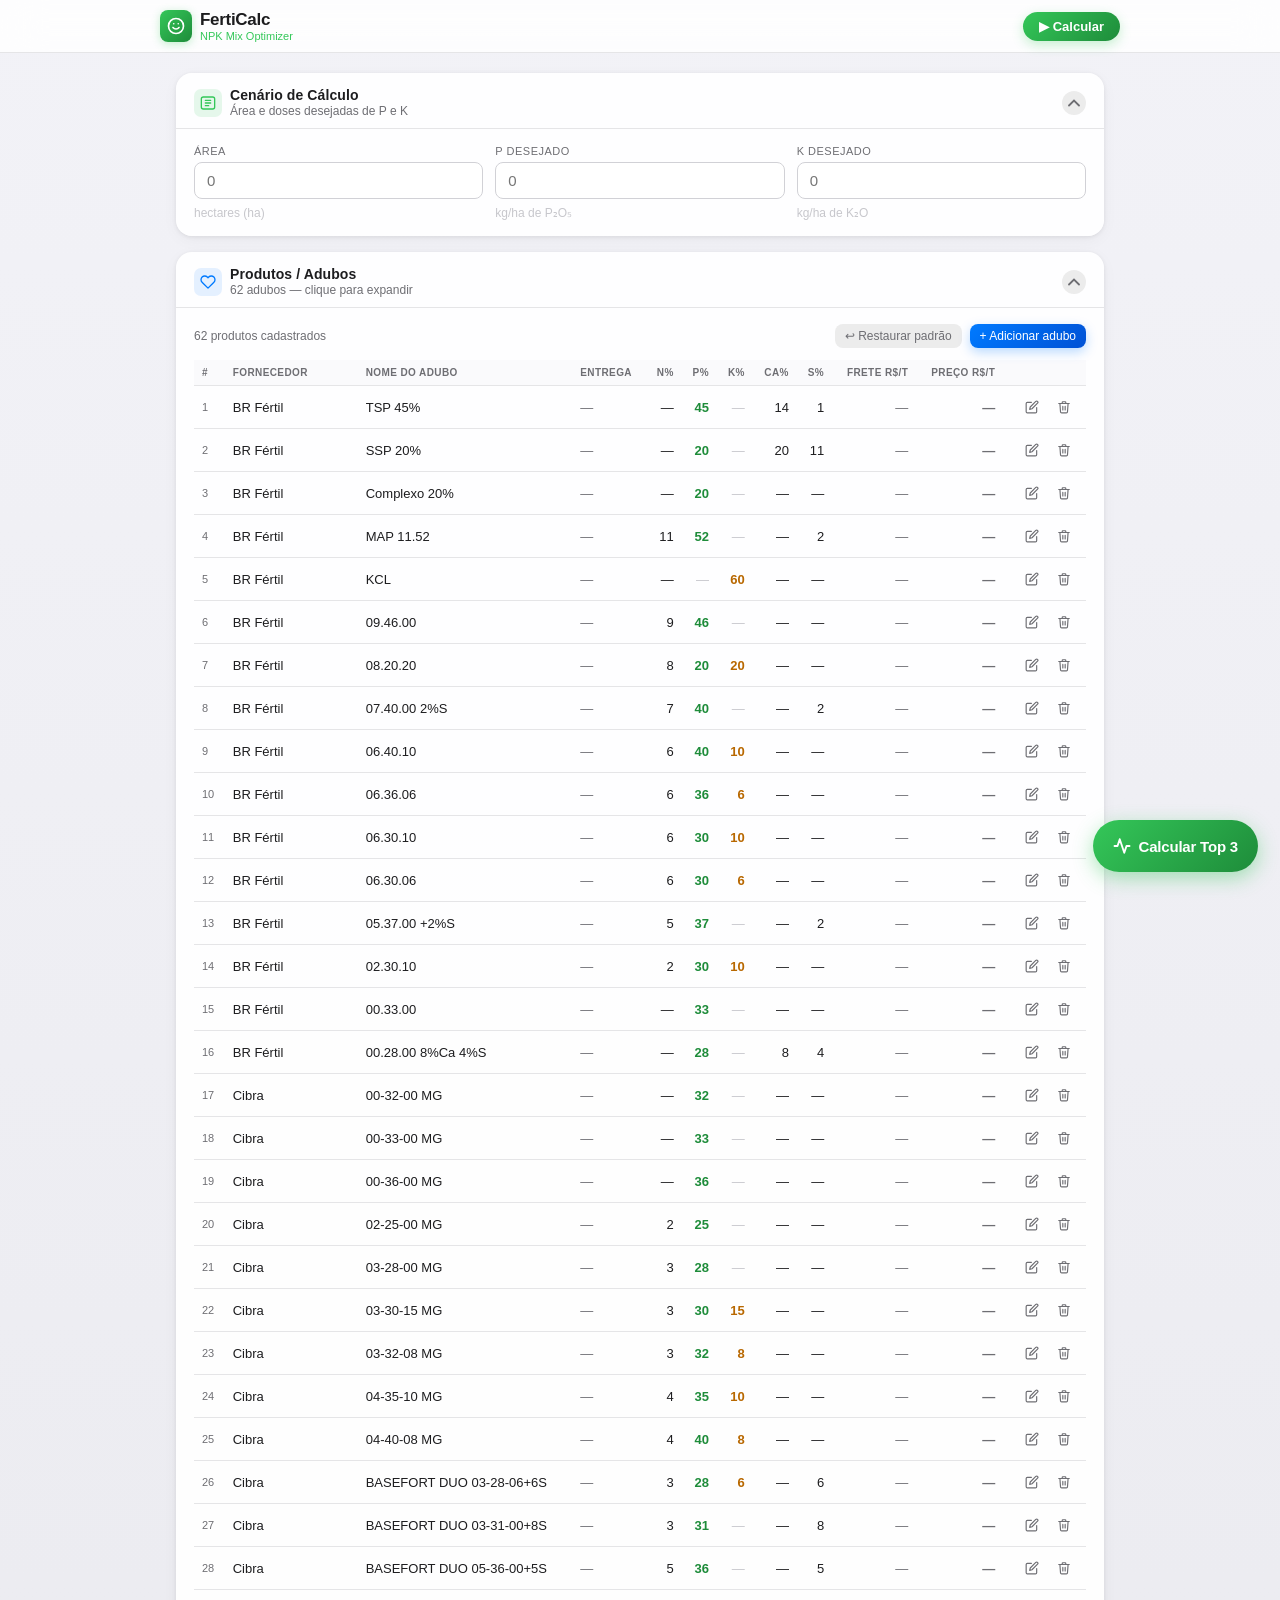
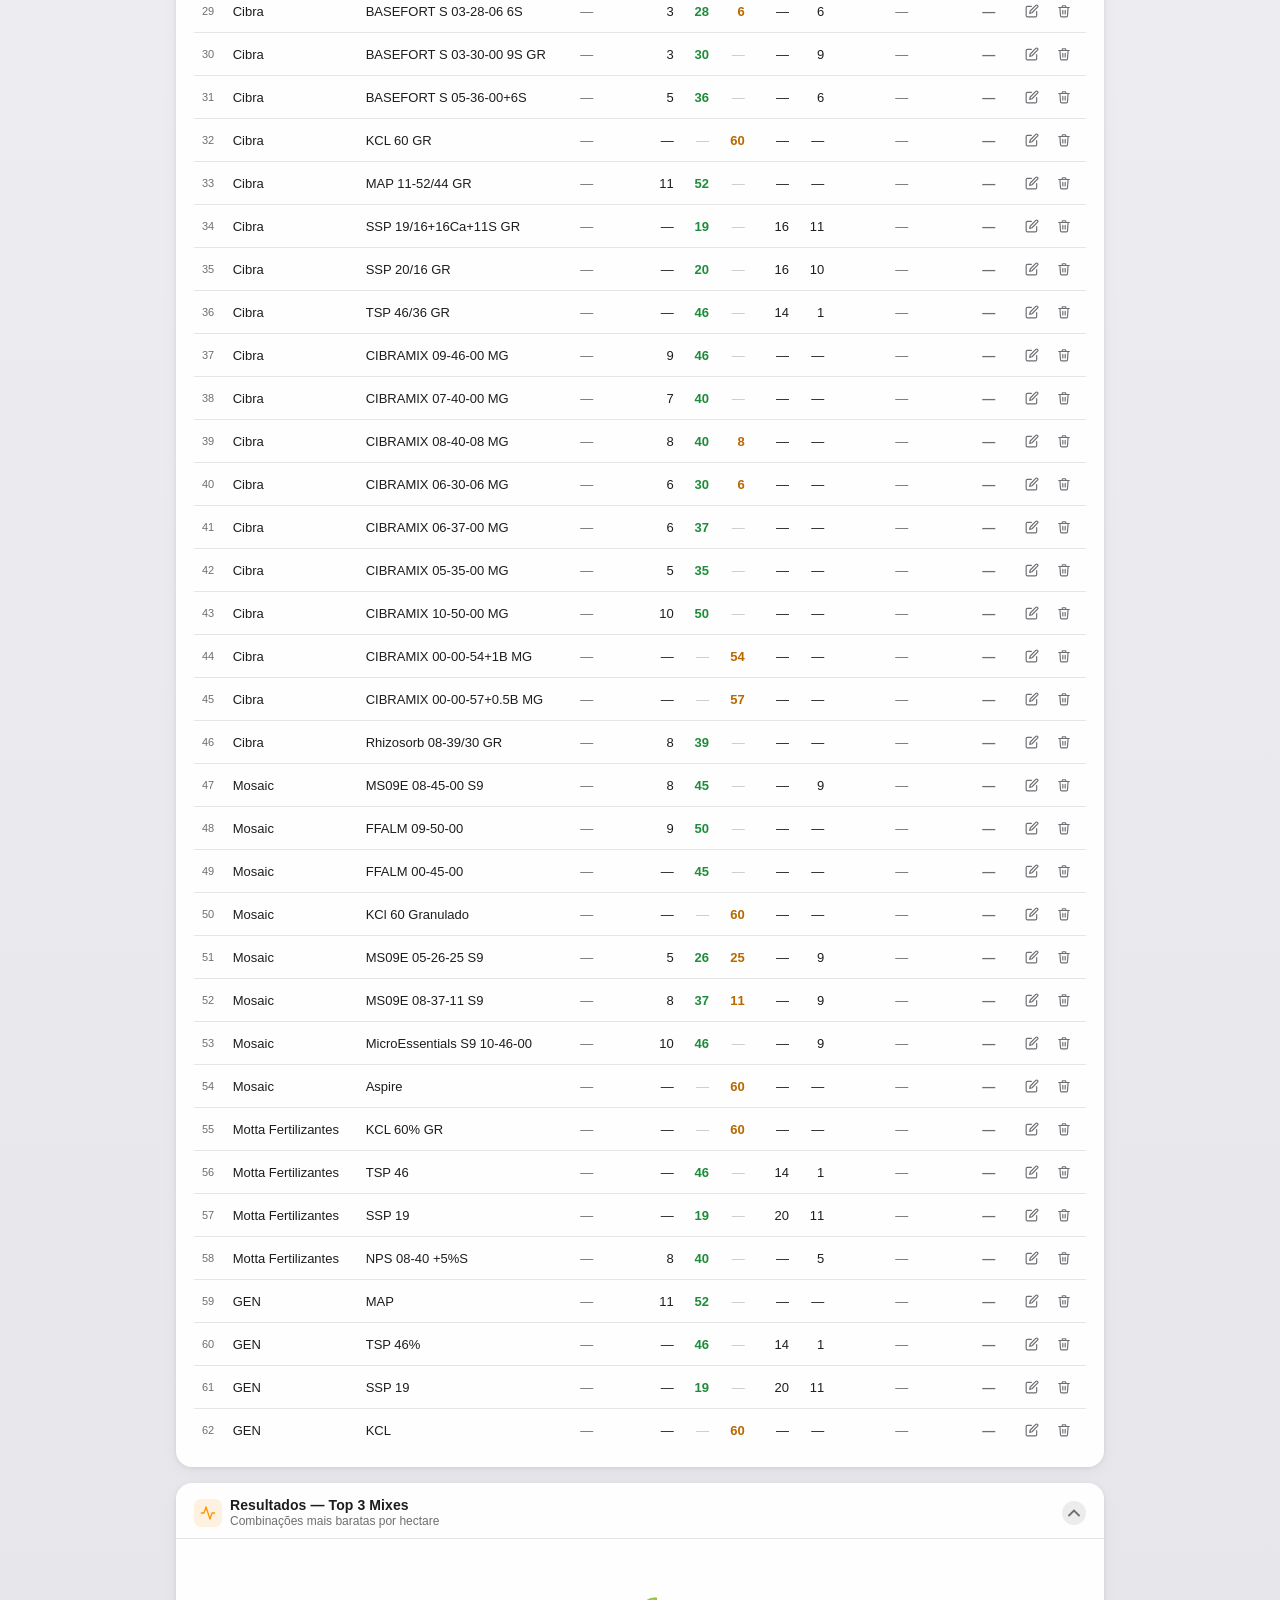
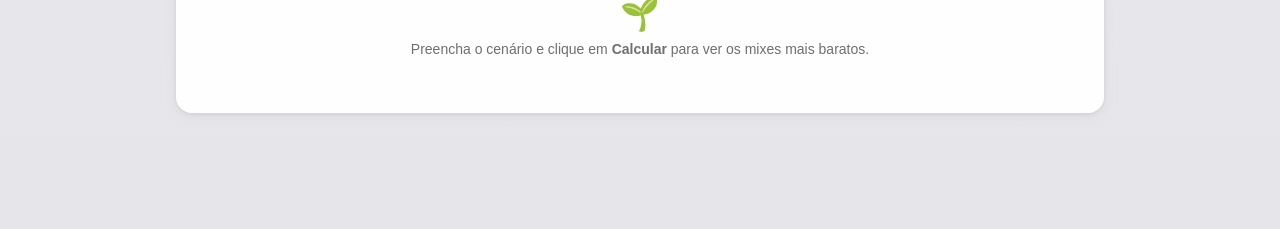
<file: ferticale.html>
<!DOCTYPE html>
<html lang="pt-BR">
<head>
<meta charset="UTF-8">
<meta name="viewport" content="width=device-width, initial-scale=1.0">
<title>FertiCalc — Calculadora NPK</title>
<style>
  *, *::before, *::after { box-sizing: border-box; margin: 0; padding: 0; }

  :root {
    --blue:       #007AFF;
    --blue-dark:  #0051D5;
    --green:      #34C759;
    --green-dark: #1E8C3A;
    --red:        #FF3B30;
    --bg:         #F5F5F7;
    --bg2:        #ECECEC;
    --white:      #FFFFFF;
    --text1:      #1D1D1F;
    --text2:      #6E6E73;
    --text3:      #C7C7CC;
    --border:     #D1D1D6;
    --border2:    #E5E5E7;
    --radius-lg:  16px;
    --radius-md:  12px;
    --radius-sm:  8px;
    --shadow-card: 0 1px 4px rgba(0,0,0,0.08), 0 4px 16px rgba(0,0,0,0.04);
    --shadow-btn:  0 4px 12px rgba(0,122,255,0.28);
    --shadow-green:0 4px 12px rgba(52,199,89,0.28);
  }

  body {
    font-family: -apple-system, BlinkMacSystemFont, 'SF Pro Text', 'Segoe UI', 'Helvetica Neue', Arial, sans-serif;
    background: linear-gradient(180deg, #F2F2F7 0%, #E5E5EA 100%);
    min-height: 100vh;
    color: var(--text1);
    font-size: 15px;
    -webkit-font-smoothing: antialiased;
  }

  /* ── HEADER ── */
  .app-header {
    background: rgba(255,255,255,0.85);
    backdrop-filter: blur(20px);
    -webkit-backdrop-filter: blur(20px);
    border-bottom: 1px solid var(--border2);
    position: sticky; top: 0; z-index: 100;
    padding: 0 20px;
  }
  .header-inner {
    max-width: 960px; margin: 0 auto;
    display: flex; align-items: center; justify-content: space-between;
    height: 52px;
  }
  .header-logo {
    display: flex; align-items: center; gap: 8px;
  }
  .logo-icon {
    width: 32px; height: 32px; border-radius: 8px;
    background: linear-gradient(135deg, #34C759 0%, #1E8C3A 100%);
    display: flex; align-items: center; justify-content: center;
    box-shadow: 0 2px 8px rgba(52,199,89,0.3);
    flex-shrink: 0;
  }
  .logo-icon svg { width: 18px; height: 18px; }
  .logo-text { font-size: 17px; font-weight: 600; color: var(--text1); letter-spacing: -0.3px; }
  .logo-badge { font-size: 11px; color: var(--green); font-weight: 500; }
  .header-calc-btn {
    background: linear-gradient(135deg, var(--green) 0%, var(--green-dark) 100%);
    color: #fff; border: none; border-radius: 20px;
    padding: 7px 16px; font-size: 13px; font-weight: 600;
    cursor: pointer; box-shadow: var(--shadow-green);
    transition: all 0.2s;
  }
  .header-calc-btn:hover { transform: translateY(-1px); box-shadow: 0 6px 18px rgba(52,199,89,0.4); }
  .header-calc-btn:active { transform: translateY(0); }

  /* ── LAYOUT ── */
  .page { max-width: 960px; margin: 0 auto; padding: 20px 16px 100px; }

  /* ── SECTION CARD ── */
  .card {
    background: rgba(255,255,255,0.96);
    border-radius: var(--radius-lg);
    box-shadow: var(--shadow-card);
    overflow: hidden;
    margin-bottom: 16px;
  }
  .card-header {
    padding: 14px 18px 10px;
    border-bottom: 1px solid var(--border2);
    display: flex; align-items: center; gap: 8px;
    cursor: pointer; user-select: none;
  }
  .card-header-left { display: flex; align-items: center; gap: 8px; flex: 1; }
  .section-icon {
    width: 28px; height: 28px; border-radius: 7px;
    display: flex; align-items: center; justify-content: center; flex-shrink: 0;
  }
  .section-icon.green { background: rgba(52,199,89,0.12); }
  .section-icon.blue  { background: rgba(0,122,255,0.10); }
  .section-icon.orange{ background: rgba(255,149,0,0.12); }
  .section-icon svg { width: 16px; height: 16px; }
  .section-title { font-size: 14px; font-weight: 600; color: var(--text1); letter-spacing: 0.1px; }
  .section-subtitle { font-size: 12px; color: var(--text2); margin-top: 1px; }
  .collapse-btn {
    width: 24px; height: 24px; border-radius: 12px;
    background: var(--bg2); border: none; cursor: pointer;
    display: flex; align-items: center; justify-content: center;
    color: var(--text2); font-size: 12px; transition: all 0.2s;
    flex-shrink: 0;
  }
  .collapse-btn:hover { background: var(--border); }
  .collapse-btn.open svg { transform: rotate(180deg); }
  .card-body { padding: 16px 18px; }
  .card-body.collapsed { display: none; }

  /* ── CENÁRIO ── */
  .scenario-grid {
    display: grid; grid-template-columns: repeat(3, 1fr); gap: 12px;
  }
  @media (max-width: 600px) { .scenario-grid { grid-template-columns: 1fr; } }

  .field-group { display: flex; flex-direction: column; gap: 5px; }
  .field-label {
    font-size: 11px; font-weight: 500; color: var(--text2);
    text-transform: uppercase; letter-spacing: 0.5px;
  }
  .field-input {
    border: 1px solid var(--border);
    border-radius: var(--radius-sm);
    padding: 9px 12px;
    font-size: 15px; font-weight: 500; color: var(--text1);
    background: #fff;
    transition: border-color 0.2s, box-shadow 0.2s;
    outline: none;
    width: 100%;
    max-width: 7ch; /* 7 dígitos */
    min-width: 80px;
  }
  .field-input:focus {
    border-color: var(--blue);
    box-shadow: 0 0 0 3px rgba(0,122,255,0.10);
  }
  .field-input.wide { max-width: 100%; min-width: 0; }
  .field-unit { font-size: 12px; color: var(--text3); margin-top: 2px; }

  /* number inputs — remove arrows */
  input[type=number]::-webkit-inner-spin-button,
  input[type=number]::-webkit-outer-spin-button { -webkit-appearance: none; margin: 0; }
  input[type=number] { -moz-appearance: textfield; }

  /* ── PRODUCTS TABLE ── */
  .products-toolbar {
    display: flex; align-items: center; justify-content: space-between;
    margin-bottom: 12px; flex-wrap: wrap; gap: 8px;
  }
  .products-count { font-size: 12px; color: var(--text2); }

  .btn { border: none; cursor: pointer; border-radius: var(--radius-sm); font-weight: 500; transition: all 0.2s; }
  .btn-primary {
    background: linear-gradient(135deg, var(--blue) 0%, var(--blue-dark) 100%);
    color: #fff; padding: 8px 14px; font-size: 13px;
    box-shadow: var(--shadow-btn);
  }
  .btn-primary:hover { transform: translateY(-1px); box-shadow: 0 6px 16px rgba(0,122,255,0.38); }
  .btn-primary:active { transform: translateY(0); }
  .btn-secondary {
    background: var(--bg2); color: var(--text2);
    padding: 8px 14px; font-size: 13px;
  }
  .btn-secondary:hover { background: var(--border); color: var(--text1); }
  .btn-danger {
    background: rgba(255,59,48,0.1); color: var(--red);
    padding: 8px 14px; font-size: 13px; border: 1px solid rgba(255,59,48,0.2);
  }
  .btn-danger:hover { background: rgba(255,59,48,0.18); }
  .btn-sm { padding: 5px 10px; font-size: 12px; }
  .btn-icon {
    width: 28px; height: 28px; padding: 0;
    display: inline-flex; align-items: center; justify-content: center;
    border-radius: 6px; border: none; cursor: pointer;
    background: transparent; color: var(--text2); transition: all 0.15s;
    font-size: 14px;
  }
  .btn-icon:hover { background: var(--bg2); }
  .btn-icon.del:hover { background: rgba(255,59,48,0.1); color: var(--red); }
  .btn-icon.edit:hover { background: rgba(0,122,255,0.1); color: var(--blue); }

  .products-scroll { overflow-x: auto; -webkit-overflow-scrolling: touch; }
  table {
    width: 100%; border-collapse: collapse; font-size: 13px;
    min-width: 880px;
  }
  thead th {
    font-size: 10px; font-weight: 600; color: var(--text2);
    text-transform: uppercase; letter-spacing: 0.4px;
    padding: 7px 8px; text-align: left;
    border-bottom: 1px solid var(--border2);
    white-space: nowrap; background: #FAFAFC;
  }
  tbody tr {
    border-bottom: 1px solid var(--border2);
    transition: background 0.12s;
  }
  tbody tr:last-child { border-bottom: none; }
  tbody tr:hover { background: #F9F9FB; }
  tbody tr.editing { background: rgba(0,122,255,0.03); }
  tbody td { padding: 7px 8px; vertical-align: middle; color: var(--text1); }
  tbody td.muted { color: var(--text2); }

  /* inline edit inputs in table */
  .td-input {
    border: 1px solid var(--border);
    border-radius: 6px;
    padding: 4px 6px;
    font-size: 12px; color: var(--text1);
    background: #fff;
    outline: none;
    transition: border-color 0.2s, box-shadow 0.2s;
  }
  .td-input:focus { border-color: var(--blue); box-shadow: 0 0 0 2px rgba(0,122,255,0.10); }
  .td-input.num { width: 52px; text-align: right; max-width: 7ch; }
  .td-input.name { width: 130px; }
  .td-input.supplier { width: 110px; }
  .td-input.delivery { width: 80px; }
  .td-input.price { width: 72px; text-align: right; max-width: 7ch; }

  .td-select {
    border: 1px solid var(--border);
    border-radius: 6px; padding: 4px 6px;
    font-size: 12px; color: var(--text1); background: #fff;
    outline: none; cursor: pointer;
    appearance: none; -webkit-appearance: none;
    background-image: url("data:image/svg+xml,%3Csvg xmlns='http://www.w3.org/2000/svg' width='10' height='6'%3E%3Cpath d='M0 0l5 6 5-6z' fill='%2386868B'/%3E%3C/svg%3E");
    background-repeat: no-repeat;
    background-position: right 6px center;
    padding-right: 20px;
    min-width: 100px;
  }
  .td-select:focus { border-color: var(--blue); box-shadow: 0 0 0 2px rgba(0,122,255,0.10); }

  /* nutrient badges in view mode */
  .npk-row { display: flex; gap: 4px; flex-wrap: wrap; }
  .npk-badge {
    font-size: 10px; font-weight: 600; border-radius: 4px;
    padding: 1px 5px; white-space: nowrap;
  }
  .npk-n { background: rgba(0,122,255,0.1); color: #0051D5; }
  .npk-p { background: rgba(52,199,89,0.12); color: #1E8C3A; }
  .npk-k { background: rgba(255,149,0,0.12); color: #B86800; }
  .npk-ca { background: rgba(90,200,250,0.15); color: #007AAA; }
  .npk-s { background: rgba(255,204,0,0.15); color: #997000; }

  /* ── TOP 3 RESULTS ── */
  .results-empty {
    text-align: center; padding: 40px 20px;
    color: var(--text2); font-size: 14px;
  }
  .results-empty .results-icon { font-size: 32px; margin-bottom: 8px; }

  .result-cards { display: flex; flex-direction: column; gap: 14px; }

  .result-card {
    border-radius: var(--radius-md);
    border: 1.5px solid var(--border2);
    overflow: hidden;
    background: #fff;
  }
  .result-card.rank1 {
    border-color: rgba(52,199,89,0.4);
    background: linear-gradient(180deg, #fff 0%, rgba(52,199,89,0.03) 100%);
    box-shadow: 0 2px 12px rgba(52,199,89,0.12);
  }

  .result-header {
    padding: 12px 16px;
    display: flex; align-items: center; gap: 10px;
    border-bottom: 1px solid var(--border2);
    background: rgba(249,249,251,0.6);
  }
  .rank-badge {
    width: 32px; height: 32px; border-radius: 50%;
    display: flex; align-items: center; justify-content: center;
    font-size: 14px; font-weight: 700; flex-shrink: 0;
  }
  .rank1 .rank-badge { background: linear-gradient(135deg,#34C759,#1E8C3A); color:#fff; box-shadow:0 2px 8px rgba(52,199,89,0.4); }
  .rank2 .rank-badge { background: #E5E5EA; color: var(--text2); }
  .rank3 .rank-badge { background: #E5E5EA; color: var(--text3); }

  .result-mix-name { font-size: 16px; font-weight: 700; color: var(--text1); letter-spacing: -0.2px; }
  .result-supplier  { font-size: 12px; color: var(--text2); margin-top: 1px; }
  .result-ha-cost {
    margin-left: auto; text-align: right;
  }
  .ha-cost-value { font-size: 18px; font-weight: 700; color: var(--green-dark); }
  .ha-cost-label { font-size: 10px; color: var(--text3); text-transform: uppercase; letter-spacing: 0.4px; }
  .rank1 .ha-cost-value { color: var(--green); }

  .result-body { padding: 14px 16px; }
  .result-grid {
    display: grid; grid-template-columns: 1fr 1fr 1fr;
    gap: 10px; margin-bottom: 12px;
  }
  @media (max-width: 580px) { .result-grid { grid-template-columns: 1fr 1fr; } }

  .result-stat { }
  .result-stat-label { font-size: 10px; color: var(--text2); text-transform: uppercase; letter-spacing: 0.4px; margin-bottom: 2px; }
  .result-stat-value { font-size: 14px; font-weight: 600; color: var(--text1); }
  .result-stat-value.green { color: var(--green-dark); }
  .result-stat-value.blue  { color: var(--blue); }

  .result-divider { height: 1px; background: var(--border2); margin: 10px 0; }

  .result-nutrients { display: flex; gap: 8px; flex-wrap: wrap; }
  .nutri-chip {
    display: flex; flex-direction: column; align-items: center;
    background: var(--bg); border-radius: 8px;
    padding: 6px 10px; min-width: 52px;
  }
  .nutri-chip-label { font-size: 10px; color: var(--text2); font-weight: 500; }
  .nutri-chip-value { font-size: 13px; font-weight: 700; color: var(--text1); }

  .k-excess-badge {
    display: inline-flex; align-items: center; gap: 5px;
    background: rgba(52,199,89,0.10); border: 1px solid rgba(52,199,89,0.25);
    border-radius: 8px; padding: 5px 10px;
    font-size: 12px; color: var(--green-dark); font-weight: 500;
    margin-top: 8px;
  }

  .result-products-row {
    display: grid; grid-template-columns: 1fr 1fr; gap: 10px;
    margin-top: 10px;
  }
  @media (max-width: 480px) { .result-products-row { grid-template-columns: 1fr; } }

  .result-product-box {
    background: var(--bg); border-radius: 10px;
    padding: 10px 12px;
  }
  .rpb-role { font-size: 10px; font-weight: 600; text-transform: uppercase; letter-spacing: 0.5px; color: var(--text2); margin-bottom: 4px; }
  .rpb-name { font-size: 13px; font-weight: 600; color: var(--text1); margin-bottom: 2px; }
  .rpb-supplier { font-size: 11px; color: var(--text2); margin-bottom: 6px; }
  .rpb-row { display: flex; justify-content: space-between; font-size: 11px; color: var(--text2); padding: 1px 0; }
  .rpb-row strong { color: var(--text1); font-weight: 600; }

  /* ── FAB ── */
  .fab {
    position: fixed; bottom: 28px; right: 22px;
    background: linear-gradient(135deg, var(--green) 0%, var(--green-dark) 100%);
    color: #fff; border: none; border-radius: 28px;
    padding: 0 20px; height: 52px;
    font-size: 15px; font-weight: 700;
    box-shadow: 0 6px 20px rgba(52,199,89,0.42);
    cursor: pointer; display: flex; align-items: center; gap: 8px;
    transition: all 0.2s; z-index: 200;
    letter-spacing: -0.2px;
  }
  .fab:hover { transform: translateY(-2px); box-shadow: 0 10px 28px rgba(52,199,89,0.52); }
  .fab:active { transform: translateY(0); }
  .fab svg { width: 18px; height: 18px; }

  /* ── TOAST ── */
  .toast {
    position: fixed; bottom: 90px; left: 50%; transform: translateX(-50%) translateY(20px);
    background: rgba(28,28,30,0.92); color: #fff; border-radius: 12px;
    padding: 10px 18px; font-size: 13px; font-weight: 500;
    opacity: 0; transition: all 0.28s; z-index: 300; pointer-events: none;
    backdrop-filter: blur(10px);
  }
  .toast.show { opacity: 1; transform: translateX(-50%) translateY(0); }

  /* ── MODAL ── */
  .modal-overlay {
    display: none; position: fixed; inset: 0;
    background: rgba(0,0,0,0.4); backdrop-filter: blur(4px);
    z-index: 500; align-items: center; justify-content: center;
  }
  .modal-overlay.open { display: flex; }
  .modal {
    background: #fff; border-radius: 20px;
    width: calc(100% - 32px); max-width: 480px;
    max-height: 90vh; overflow-y: auto;
    box-shadow: 0 20px 60px rgba(0,0,0,0.22);
    padding: 24px;
  }
  .modal-title { font-size: 18px; font-weight: 700; margin-bottom: 18px; color: var(--text1); }
  .modal-grid { display: grid; grid-template-columns: 1fr 1fr; gap: 12px; }
  .modal-grid.triple { grid-template-columns: 1fr 1fr 1fr; }
  .modal-label { font-size: 11px; font-weight: 500; color: var(--text2); text-transform: uppercase; letter-spacing: 0.4px; margin-bottom: 5px; }
  .modal-input {
    width: 100%; border: 1px solid var(--border);
    border-radius: 9px; padding: 10px 12px;
    font-size: 14px; color: var(--text1); background: #fff; outline: none;
    transition: border-color 0.2s, box-shadow 0.2s;
  }
  .modal-input:focus { border-color: var(--blue); box-shadow: 0 0 0 3px rgba(0,122,255,0.10); }
  .modal-input.num { max-width: 7ch; text-align: right; }
  .modal-select {
    width: 100%; border: 1px solid var(--border);
    border-radius: 9px; padding: 10px 12px;
    font-size: 14px; color: var(--text1); background: #fff; outline: none;
    appearance: none; -webkit-appearance: none; cursor: pointer;
    background-image: url("data:image/svg+xml,%3Csvg xmlns='http://www.w3.org/2000/svg' width='10' height='6'%3E%3Cpath d='M0 0l5 6 5-6z' fill='%2386868B'/%3E%3C/svg%3E");
    background-repeat: no-repeat; background-position: right 10px center; padding-right: 28px;
    transition: border-color 0.2s, box-shadow 0.2s;
  }
  .modal-select:focus { border-color: var(--blue); box-shadow: 0 0 0 3px rgba(0,122,255,0.10); }
  .modal-actions { display: flex; gap: 10px; margin-top: 20px; justify-content: flex-end; }
  .modal-col { display: flex; flex-direction: column; }

  /* ── ALERT ── */
  .alert-box {
    border-radius: 10px; padding: 10px 14px;
    font-size: 13px; font-weight: 500; margin-bottom: 12px;
    display: flex; align-items: flex-start; gap: 8px;
  }
  .alert-box.warn { background: rgba(255,204,0,0.12); color: #7D6000; border: 1px solid rgba(255,204,0,0.3); }
  .alert-box.err  { background: rgba(255,59,48,0.08); color: #C02020; border: 1px solid rgba(255,59,48,0.2); }

  /* ── RESPONSIVE ── */
  @media (max-width: 480px) {
    .header-logo .logo-badge { display: none; }
    .logo-text { font-size: 15px; }
    .card-body { padding: 14px 12px; }
    table { font-size: 12px; }
    .fab { padding: 0 16px; font-size: 14px; }
  }
</style>
</head>
<body>

<!-- HEADER -->
<header class="app-header">
  <div class="header-inner">
    <div class="header-logo">
      <div class="logo-icon">
        <svg viewBox="0 0 24 24" fill="none" stroke="white" stroke-width="2.2" stroke-linecap="round" stroke-linejoin="round">
          <path d="M12 2C6.5 2 2 6.5 2 12s4.5 10 10 10 10-4.5 10-10S17.5 2 12 2z"/>
          <path d="M8 14s1.5 2 4 2 4-2 4-2"/>
          <line x1="9" y1="9" x2="9.01" y2="9"/>
          <line x1="15" y1="9" x2="15.01" y2="9"/>
        </svg>
      </div>
      <div>
        <div class="logo-text">FertiCalc</div>
        <div class="logo-badge">NPK Mix Optimizer</div>
      </div>
    </div>
    <button class="header-calc-btn" onclick="calcular()">▶ Calcular</button>
  </div>
</header>

<!-- PAGE -->
<main class="page">

  <!-- ══ CENÁRIO ══ -->
  <div class="card">
    <div class="card-header" onclick="toggleCard('cenario')">
      <div class="card-header-left">
        <div class="section-icon green">
          <svg viewBox="0 0 24 24" fill="none" stroke="#34C759" stroke-width="2" stroke-linecap="round" stroke-linejoin="round">
            <rect x="2" y="3" width="20" height="18" rx="3"/>
            <path d="M8 12h8M8 16h5"/>
            <path d="M8 8h8"/>
          </svg>
        </div>
        <div>
          <div class="section-title">Cenário de Cálculo</div>
          <div class="section-subtitle">Área e doses desejadas de P e K</div>
        </div>
      </div>
      <button class="collapse-btn open" id="btn-cenario">
        <svg width="12" height="8" viewBox="0 0 12 8" fill="none"><path d="M1 1.5l5 5 5-5" stroke="currentColor" stroke-width="1.8" stroke-linecap="round"/></svg>
      </button>
    </div>
    <div class="card-body" id="body-cenario">
      <div class="scenario-grid">
        <div class="field-group">
          <div class="field-label">Área</div>
          <input class="field-input wide" type="number" id="area" placeholder="0" min="0" step="0.1" max="9999999" oninput="limitDigits(this,7)">
          <div class="field-unit">hectares (ha)</div>
        </div>
        <div class="field-group">
          <div class="field-label">P desejado</div>
          <input class="field-input wide" type="number" id="pDesejado" placeholder="0" min="0" step="0.1" max="9999999" oninput="limitDigits(this,7)">
          <div class="field-unit">kg/ha de P₂O₅</div>
        </div>
        <div class="field-group">
          <div class="field-label">K desejado</div>
          <input class="field-input wide" type="number" id="kDesejado" placeholder="0" min="0" step="0.1" max="9999999" oninput="limitDigits(this,7)">
          <div class="field-unit">kg/ha de K₂O</div>
        </div>
      </div>
    </div>
  </div>

  <!-- ══ PRODUTOS / ADUBOS ══ -->
  <div class="card">
    <div class="card-header" onclick="toggleCard('produtos')">
      <div class="card-header-left">
        <div class="section-icon blue">
          <svg viewBox="0 0 24 24" fill="none" stroke="#007AFF" stroke-width="2" stroke-linecap="round" stroke-linejoin="round">
            <path d="M20.84 4.61a5.5 5.5 0 00-7.78 0L12 5.67l-1.06-1.06a5.5 5.5 0 00-7.78 7.78l1.06 1.06L12 21.23l7.78-7.78 1.06-1.06a5.5 5.5 0 000-7.78z"/>
          </svg>
        </div>
        <div>
          <div class="section-title">Produtos / Adubos</div>
          <div class="section-subtitle" id="products-subtitle">Carregando...</div>
        </div>
      </div>
      <button class="collapse-btn open" id="btn-produtos">
        <svg width="12" height="8" viewBox="0 0 12 8" fill="none"><path d="M1 1.5l5 5 5-5" stroke="currentColor" stroke-width="1.8" stroke-linecap="round"/></svg>
      </button>
    </div>
    <div class="card-body" id="body-produtos">
      <div class="products-toolbar">
        <span class="products-count" id="prod-count">— produtos cadastrados</span>
        <div style="display:flex;gap:8px;flex-wrap:wrap;">
          <button class="btn btn-secondary btn-sm" onclick="resetProducts()">↩ Restaurar padrão</button>
          <button class="btn btn-primary btn-sm" onclick="openAddModal()">+ Adicionar adubo</button>
        </div>
      </div>
      <div id="alert-area"></div>
      <div class="products-scroll">
        <table id="products-table">
          <thead>
            <tr>
              <th>#</th>
              <th>Fornecedor</th>
              <th>Nome do Adubo</th>
              <th>Entrega</th>
              <th style="text-align:right">N%</th>
              <th style="text-align:right">P%</th>
              <th style="text-align:right">K%</th>
              <th style="text-align:right">Ca%</th>
              <th style="text-align:right">S%</th>
              <th style="text-align:right">Frete R$/t</th>
              <th style="text-align:right">Preço R$/t</th>
              <th></th>
            </tr>
          </thead>
          <tbody id="products-tbody"></tbody>
        </table>
      </div>
    </div>
  </div>

  <!-- ══ RESULTADOS ══ -->
  <div class="card">
    <div class="card-header" onclick="toggleCard('resultados')">
      <div class="card-header-left">
        <div class="section-icon orange">
          <svg viewBox="0 0 24 24" fill="none" stroke="#FF9500" stroke-width="2" stroke-linecap="round" stroke-linejoin="round">
            <polyline points="22 12 18 12 15 21 9 3 6 12 2 12"/>
          </svg>
        </div>
        <div>
          <div class="section-title">Resultados — Top 3 Mixes</div>
          <div class="section-subtitle">Combinações mais baratas por hectare</div>
        </div>
      </div>
      <button class="collapse-btn open" id="btn-resultados">
        <svg width="12" height="8" viewBox="0 0 12 8" fill="none"><path d="M1 1.5l5 5 5-5" stroke="currentColor" stroke-width="1.8" stroke-linecap="round"/></svg>
      </button>
    </div>
    <div class="card-body" id="body-resultados">
      <div id="results-area">
        <div class="results-empty">
          <div class="results-icon">🌱</div>
          <div>Preencha o cenário e clique em <strong>Calcular</strong> para ver os mixes mais baratos.</div>
        </div>
      </div>
    </div>
  </div>

</main>

<!-- FAB -->
<button class="fab" onclick="calcular()">
  <svg viewBox="0 0 24 24" fill="none" stroke="currentColor" stroke-width="2.5" stroke-linecap="round" stroke-linejoin="round">
    <polyline points="22 12 18 12 15 21 9 3 6 12 2 12"/>
  </svg>
  Calcular Top 3
</button>

<!-- TOAST -->
<div class="toast" id="toast"></div>

<!-- MODAL ADICIONAR/EDITAR -->
<div class="modal-overlay" id="modal-overlay">
  <div class="modal">
    <div class="modal-title" id="modal-title">Adicionar Adubo</div>
    <div class="modal-grid">
      <div class="modal-col">
        <div class="modal-label">Fornecedor</div>
        <select class="modal-select" id="m-fornecedor">
          <option value="">Selecionar...</option>
          <option>BR Fértil</option>
          <option>Cibra</option>
          <option>Mosaic</option>
          <option>Motta Fertilizantes</option>
          <option>GEN</option>
          <option>Fertipar</option>
          <option>Yara</option>
          <option>Outra</option>
        </select>
      </div>
      <div class="modal-col">
        <div class="modal-label">Nome do Adubo</div>
        <input class="modal-input" id="m-produto" type="text" placeholder="Ex: MAP 11-52">
      </div>
      <div class="modal-col">
        <div class="modal-label">Entrega</div>
        <input class="modal-input" id="m-entrega" type="text" placeholder="Ex: Jun-Ago">
      </div>
      <div class="modal-col" style="grid-column: span 1;">
        <div class="modal-label">Preço Venda (R$/t)</div>
        <input class="modal-input" id="m-preco" type="number" placeholder="0,00" min="0" step="0.01" oninput="limitDigits(this,7)">
      </div>
      <div class="modal-col" style="grid-column: span 1;">
        <div class="modal-label">Frete (R$/t)</div>
        <input class="modal-input" id="m-frete" type="number" placeholder="0,00" min="0" step="0.01" oninput="limitDigits(this,7)">
      </div>
    </div>
    <div style="margin-top:14px;margin-bottom:6px;font-size:11px;font-weight:600;color:var(--text2);text-transform:uppercase;letter-spacing:0.5px;">Composição Nutricional (%)</div>
    <div class="modal-grid triple">
      <div class="modal-col">
        <div class="modal-label">N %</div>
        <input class="modal-input num" id="m-n" type="number" placeholder="0" min="0" max="100" step="0.1" oninput="limitDigits(this,3)">
      </div>
      <div class="modal-col">
        <div class="modal-label">P %</div>
        <input class="modal-input num" id="m-p" type="number" placeholder="0" min="0" max="100" step="0.1" oninput="limitDigits(this,3)">
      </div>
      <div class="modal-col">
        <div class="modal-label">K %</div>
        <input class="modal-input num" id="m-k" type="number" placeholder="0" min="0" max="100" step="0.1" oninput="limitDigits(this,3)">
      </div>
      <div class="modal-col">
        <div class="modal-label">Ca %</div>
        <input class="modal-input num" id="m-ca" type="number" placeholder="0" min="0" max="100" step="0.1" oninput="limitDigits(this,3)">
      </div>
      <div class="modal-col">
        <div class="modal-label">S %</div>
        <input class="modal-input num" id="m-s" type="number" placeholder="0" min="0" max="100" step="0.1" oninput="limitDigits(this,3)">
      </div>
    </div>
    <div class="modal-actions">
      <button class="btn btn-secondary" onclick="closeModal()">Cancelar</button>
      <button class="btn btn-primary" onclick="saveModal()">Salvar</button>
    </div>
  </div>
</div>

<script>
/* ═══════════════════════════════════════
   INITIAL PRODUCTS DATA
═══════════════════════════════════════ */
const INITIAL_PRODUCTS = [
  // ─── BR Fértil ───
  {fornecedor:"BR Fértil",produto:"TSP 45%",entrega:"",n:0,p:45,k:0,ca:14,s:1,freteTonelada:0,precoVenda:0},
  {fornecedor:"BR Fértil",produto:"SSP 20%",entrega:"",n:0,p:20,k:0,ca:20,s:11,freteTonelada:0,precoVenda:0},
  {fornecedor:"BR Fértil",produto:"Complexo 20%",entrega:"",n:0,p:20,k:0,ca:0,s:0,freteTonelada:0,precoVenda:0},
  {fornecedor:"BR Fértil",produto:"MAP 11.52",entrega:"",n:11,p:52,k:0,ca:0,s:2,freteTonelada:0,precoVenda:0},
  {fornecedor:"BR Fértil",produto:"KCL",entrega:"",n:0,p:0,k:60,ca:0,s:0,freteTonelada:0,precoVenda:0},
  {fornecedor:"BR Fértil",produto:"09.46.00",entrega:"",n:9,p:46,k:0,ca:0,s:0,freteTonelada:0,precoVenda:0},
  {fornecedor:"BR Fértil",produto:"08.20.20",entrega:"",n:8,p:20,k:20,ca:0,s:0,freteTonelada:0,precoVenda:0},
  {fornecedor:"BR Fértil",produto:"07.40.00 2%S",entrega:"",n:7,p:40,k:0,ca:0,s:2,freteTonelada:0,precoVenda:0},
  {fornecedor:"BR Fértil",produto:"06.40.10",entrega:"",n:6,p:40,k:10,ca:0,s:0,freteTonelada:0,precoVenda:0},
  {fornecedor:"BR Fértil",produto:"06.36.06",entrega:"",n:6,p:36,k:6,ca:0,s:0,freteTonelada:0,precoVenda:0},
  {fornecedor:"BR Fértil",produto:"06.30.10",entrega:"",n:6,p:30,k:10,ca:0,s:0,freteTonelada:0,precoVenda:0},
  {fornecedor:"BR Fértil",produto:"06.30.06",entrega:"",n:6,p:30,k:6,ca:0,s:0,freteTonelada:0,precoVenda:0},
  {fornecedor:"BR Fértil",produto:"05.37.00 +2%S",entrega:"",n:5,p:37,k:0,ca:0,s:2,freteTonelada:0,precoVenda:0},
  {fornecedor:"BR Fértil",produto:"02.30.10",entrega:"",n:2,p:30,k:10,ca:0,s:0,freteTonelada:0,precoVenda:0},
  {fornecedor:"BR Fértil",produto:"00.33.00",entrega:"",n:0,p:33,k:0,ca:0,s:0,freteTonelada:0,precoVenda:0},
  {fornecedor:"BR Fértil",produto:"00.28.00 8%Ca 4%S",entrega:"",n:0,p:28,k:0,ca:8,s:4,freteTonelada:0,precoVenda:0},

  // ─── Cibra ───
  {fornecedor:"Cibra",produto:"00-32-00 MG",entrega:"",n:0,p:32,k:0,ca:0,s:0,freteTonelada:0,precoVenda:0},
  {fornecedor:"Cibra",produto:"00-33-00 MG",entrega:"",n:0,p:33,k:0,ca:0,s:0,freteTonelada:0,precoVenda:0},
  {fornecedor:"Cibra",produto:"00-36-00 MG",entrega:"",n:0,p:36,k:0,ca:0,s:0,freteTonelada:0,precoVenda:0},
  {fornecedor:"Cibra",produto:"02-25-00 MG",entrega:"",n:2,p:25,k:0,ca:0,s:0,freteTonelada:0,precoVenda:0},
  {fornecedor:"Cibra",produto:"03-28-00 MG",entrega:"",n:3,p:28,k:0,ca:0,s:0,freteTonelada:0,precoVenda:0},
  {fornecedor:"Cibra",produto:"03-30-15 MG",entrega:"",n:3,p:30,k:15,ca:0,s:0,freteTonelada:0,precoVenda:0},
  {fornecedor:"Cibra",produto:"03-32-08 MG",entrega:"",n:3,p:32,k:8,ca:0,s:0,freteTonelada:0,precoVenda:0},
  {fornecedor:"Cibra",produto:"04-35-10 MG",entrega:"",n:4,p:35,k:10,ca:0,s:0,freteTonelada:0,precoVenda:0},
  {fornecedor:"Cibra",produto:"04-40-08 MG",entrega:"",n:4,p:40,k:8,ca:0,s:0,freteTonelada:0,precoVenda:0},
  {fornecedor:"Cibra",produto:"BASEFORT DUO 03-28-06+6S",entrega:"",n:3,p:28,k:6,ca:0,s:6,freteTonelada:0,precoVenda:0},
  {fornecedor:"Cibra",produto:"BASEFORT DUO 03-31-00+8S",entrega:"",n:3,p:31,k:0,ca:0,s:8,freteTonelada:0,precoVenda:0},
  {fornecedor:"Cibra",produto:"BASEFORT DUO 05-36-00+5S",entrega:"",n:5,p:36,k:0,ca:0,s:5,freteTonelada:0,precoVenda:0},
  {fornecedor:"Cibra",produto:"BASEFORT S 03-28-06 6S",entrega:"",n:3,p:28,k:6,ca:0,s:6,freteTonelada:0,precoVenda:0},
  {fornecedor:"Cibra",produto:"BASEFORT S 03-30-00 9S GR",entrega:"",n:3,p:30,k:0,ca:0,s:9,freteTonelada:0,precoVenda:0},
  {fornecedor:"Cibra",produto:"BASEFORT S 05-36-00+6S",entrega:"",n:5,p:36,k:0,ca:0,s:6,freteTonelada:0,precoVenda:0},
  {fornecedor:"Cibra",produto:"KCL 60 GR",entrega:"",n:0,p:0,k:60,ca:0,s:0,freteTonelada:0,precoVenda:0},
  {fornecedor:"Cibra",produto:"MAP 11-52/44 GR",entrega:"",n:11,p:52,k:0,ca:0,s:0,freteTonelada:0,precoVenda:0},
  {fornecedor:"Cibra",produto:"SSP 19/16+16Ca+11S GR",entrega:"",n:0,p:19,k:0,ca:16,s:11,freteTonelada:0,precoVenda:0},
  {fornecedor:"Cibra",produto:"SSP 20/16 GR",entrega:"",n:0,p:20,k:0,ca:16,s:10,freteTonelada:0,precoVenda:0},
  {fornecedor:"Cibra",produto:"TSP 46/36 GR",entrega:"",n:0,p:46,k:0,ca:14,s:1,freteTonelada:0,precoVenda:0},
  {fornecedor:"Cibra",produto:"CIBRAMIX 09-46-00 MG",entrega:"",n:9,p:46,k:0,ca:0,s:0,freteTonelada:0,precoVenda:0},
  {fornecedor:"Cibra",produto:"CIBRAMIX 07-40-00 MG",entrega:"",n:7,p:40,k:0,ca:0,s:0,freteTonelada:0,precoVenda:0},
  {fornecedor:"Cibra",produto:"CIBRAMIX 08-40-08 MG",entrega:"",n:8,p:40,k:8,ca:0,s:0,freteTonelada:0,precoVenda:0},
  {fornecedor:"Cibra",produto:"CIBRAMIX 06-30-06 MG",entrega:"",n:6,p:30,k:6,ca:0,s:0,freteTonelada:0,precoVenda:0},
  {fornecedor:"Cibra",produto:"CIBRAMIX 06-37-00 MG",entrega:"",n:6,p:37,k:0,ca:0,s:0,freteTonelada:0,precoVenda:0},
  {fornecedor:"Cibra",produto:"CIBRAMIX 05-35-00 MG",entrega:"",n:5,p:35,k:0,ca:0,s:0,freteTonelada:0,precoVenda:0},
  {fornecedor:"Cibra",produto:"CIBRAMIX 10-50-00 MG",entrega:"",n:10,p:50,k:0,ca:0,s:0,freteTonelada:0,precoVenda:0},
  {fornecedor:"Cibra",produto:"CIBRAMIX 00-00-54+1B MG",entrega:"",n:0,p:0,k:54,ca:0,s:0,freteTonelada:0,precoVenda:0},
  {fornecedor:"Cibra",produto:"CIBRAMIX 00-00-57+0.5B MG",entreja:"",n:0,p:0,k:57,ca:0,s:0,freteTonelada:0,precoVenda:0},
  {fornecedor:"Cibra",produto:"Rhizosorb 08-39/30 GR",entrega:"",n:8,p:39,k:0,ca:0,s:0,freteTonelada:0,precoVenda:0},

  // ─── Mosaic ───
  {fornecedor:"Mosaic",produto:"MS09E 08-45-00 S9",entrega:"",n:8,p:45,k:0,ca:0,s:9,freteTonelada:0,precoVenda:0},
  {fornecedor:"Mosaic",produto:"FFALM 09-50-00",entrega:"",n:9,p:50,k:0,ca:0,s:0,freteTonelada:0,precoVenda:0},
  {fornecedor:"Mosaic",produto:"FFALM 00-45-00",entrega:"",n:0,p:45,k:0,ca:0,s:0,freteTonelada:0,precoVenda:0},
  {fornecedor:"Mosaic",produto:"KCl 60 Granulado",entrega:"",n:0,p:0,k:60,ca:0,s:0,freteTonelada:0,precoVenda:0},
  {fornecedor:"Mosaic",produto:"MS09E 05-26-25 S9",entrega:"",n:5,p:26,k:25,ca:0,s:9,freteTonelada:0,precoVenda:0},
  {fornecedor:"Mosaic",produto:"MS09E 08-37-11 S9",entrega:"",n:8,p:37,k:11,ca:0,s:9,freteTonelada:0,precoVenda:0},
  {fornecedor:"Mosaic",produto:"MicroEssentials S9 10-46-00",entrega:"",n:10,p:46,k:0,ca:0,s:9,freteTonelada:0,precoVenda:0},
  {fornecedor:"Mosaic",produto:"Aspire",entrega:"",n:0,p:0,k:60,ca:0,s:0,freteTonelada:0,precoVenda:0},

  // ─── Motta Fertilizantes ───
  {fornecedor:"Motta Fertilizantes",produto:"KCL 60% GR",entrega:"",n:0,p:0,k:60,ca:0,s:0,freteTonelada:0,precoVenda:0},
  {fornecedor:"Motta Fertilizantes",produto:"TSP 46",entrega:"",n:0,p:46,k:0,ca:14,s:1,freteTonelada:0,precoVenda:0},
  {fornecedor:"Motta Fertilizantes",produto:"SSP 19",entrega:"",n:0,p:19,k:0,ca:20,s:11,freteTonelada:0,precoVenda:0},
  {fornecedor:"Motta Fertilizantes",produto:"NPS 08-40 +5%S",entrega:"",n:8,p:40,k:0,ca:0,s:5,freteTonelada:0,precoVenda:0},

  // ─── GEN ───
  {fornecedor:"GEN",produto:"MAP",entrega:"",n:11,p:52,k:0,ca:0,s:0,freteTonelada:0,precoVenda:0},
  {fornecedor:"GEN",produto:"TSP 46%",entrega:"",n:0,p:46,k:0,ca:14,s:1,freteTonelada:0,precoVenda:0},
  {fornecedor:"GEN",produto:"SSP 19",entrega:"",n:0,p:19,k:0,ca:20,s:11,freteTonelada:0,precoVenda:0},
  {fornecedor:"GEN",produto:"KCL",entrega:"",n:0,p:0,k:60,ca:0,s:0,freteTonelada:0,precoVenda:0},
];

/* ═══════════════════════════════════════
   STATE
═══════════════════════════════════════ */
let products = [];
let modalEditIndex = -1; // -1 = novo

/* ═══════════════════════════════════════
   LOCALSTORAGE
═══════════════════════════════════════ */
const LS_KEY = 'ferticale_products_v2';
const LS_SCENARIO = 'ferticale_scenario_v2';

function loadData() {
  try {
    const raw = localStorage.getItem(LS_KEY);
    if (raw) { products = JSON.parse(raw); } else { products = INITIAL_PRODUCTS.map(p=>({...p})); }
  } catch(e) { products = INITIAL_PRODUCTS.map(p=>({...p})); }
  loadScenario();
}

function saveData() {
  try { localStorage.setItem(LS_KEY, JSON.stringify(products)); } catch(e) {}
}

function saveScenario() {
  try {
    localStorage.setItem(LS_SCENARIO, JSON.stringify({
      area: document.getElementById('area').value,
      p: document.getElementById('pDesejado').value,
      k: document.getElementById('kDesejado').value
    }));
  } catch(e) {}
}

function loadScenario() {
  try {
    const raw = localStorage.getItem(LS_SCENARIO);
    if (raw) {
      const d = JSON.parse(raw);
      document.getElementById('area').value = d.area || '';
      document.getElementById('pDesejado').value = d.p || '';
      document.getElementById('kDesejado').value = d.k || '';
    }
  } catch(e) {}
}

function resetProducts() {
  if (!confirm('Restaurar lista padrão? Os dados atuais serão perdidos.')) return;
  products = INITIAL_PRODUCTS.map(p=>({...p}));
  saveData();
  renderProducts();
  toast('Lista restaurada para o padrão.');
}

/* ═══════════════════════════════════════
   HELPERS
═══════════════════════════════════════ */
function n(v,dec=2) {
  const x = parseFloat(v);
  if (isNaN(x)) return '—';
  return x.toLocaleString('pt-BR', {minimumFractionDigits:dec, maximumFractionDigits:dec});
}
function currency(v) {
  const x = parseFloat(v);
  if (isNaN(x)) return '—';
  return 'R$ ' + x.toLocaleString('pt-BR', {minimumFractionDigits:2, maximumFractionDigits:2});
}
function limitDigits(el, maxInt) {
  const val = el.value.replace('-','');
  const parts = val.split('.');
  if (parts[0] && parts[0].length > maxInt) {
    el.value = parts[0].slice(0, maxInt) + (parts[1] !== undefined ? '.' + parts[1] : '');
  }
  saveScenario();
}

function toast(msg, dur=2400) {
  const el = document.getElementById('toast');
  el.textContent = msg; el.classList.add('show');
  setTimeout(() => el.classList.remove('show'), dur);
}

function toggleCard(name) {
  const body = document.getElementById('body-' + name);
  const btn  = document.getElementById('btn-' + name);
  const hidden = body.classList.toggle('collapsed');
  btn.classList.toggle('open', !hidden);
}

/* ═══════════════════════════════════════
   RENDER PRODUCTS TABLE
═══════════════════════════════════════ */
function renderProducts() {
  const tbody = document.getElementById('products-tbody');
  const count = products.length;
  document.getElementById('prod-count').textContent = `${count} produto${count!==1?'s':''} cadastrado${count!==1?'s':''}`;
  document.getElementById('products-subtitle').textContent = `${count} adubo${count!==1?'s':''} — clique para expandir`;

  tbody.innerHTML = '';
  products.forEach((p, i) => {
    const tr = document.createElement('tr');
    tr.dataset.index = i;

    const hasPrice = p.precoVenda > 0;
    const priceClass = hasPrice ? '' : 'muted';

    tr.innerHTML = `
      <td class="muted" style="font-size:11px;">${i+1}</td>
      <td>${p.fornecedor || '—'}</td>
      <td style="font-weight:500;">${p.produto || '—'}</td>
      <td class="muted">${p.entrega || '—'}</td>
      <td style="text-align:right;">${p.n>0?p.n:'—'}</td>
      <td style="text-align:right;color:${p.p>0?'#1E8C3A':'#C7C7CC'};font-weight:${p.p>0?600:400};">${p.p>0?p.p:'—'}</td>
      <td style="text-align:right;color:${p.k>0?'#B86800':'#C7C7CC'};font-weight:${p.k>0?600:400};">${p.k>0?p.k:'—'}</td>
      <td style="text-align:right;">${p.ca>0?p.ca:'—'}</td>
      <td style="text-align:right;">${p.s>0?p.s:'—'}</td>
      <td style="text-align:right;" class="${p.freteTonelada>0?'':'muted'}">${p.freteTonelada>0?n(p.freteTonelada):'—'}</td>
      <td style="text-align:right;font-weight:600;" class="${priceClass}">${hasPrice?n(p.precoVenda):'—'}</td>
      <td>
        <div style="display:flex;gap:4px;justify-content:flex-end;">
          <button class="btn-icon edit" title="Editar" onclick="openEditModal(${i})">
            <svg width="14" height="14" viewBox="0 0 24 24" fill="none" stroke="currentColor" stroke-width="2" stroke-linecap="round" stroke-linejoin="round"><path d="M11 4H4a2 2 0 00-2 2v14a2 2 0 002 2h14a2 2 0 002-2v-7"/><path d="M18.5 2.5a2.121 2.121 0 013 3L12 15l-4 1 1-4 9.5-9.5z"/></svg>
          </button>
          <button class="btn-icon del" title="Excluir" onclick="deleteProduct(${i})">
            <svg width="14" height="14" viewBox="0 0 24 24" fill="none" stroke="currentColor" stroke-width="2" stroke-linecap="round" stroke-linejoin="round"><polyline points="3 6 5 6 21 6"/><path d="M19 6l-1 14a2 2 0 01-2 2H8a2 2 0 01-2-2L5 6"/><path d="M10 11v6M14 11v6"/><path d="M9 6V4a1 1 0 011-1h4a1 1 0 011 1v2"/></svg>
          </button>
        </div>
      </td>`;
    tbody.appendChild(tr);
  });
}

/* ═══════════════════════════════════════
   MODAL
═══════════════════════════════════════ */
function openAddModal() {
  modalEditIndex = -1;
  document.getElementById('modal-title').textContent = 'Adicionar Adubo';
  clearModal();
  document.getElementById('modal-overlay').classList.add('open');
}

function openEditModal(i) {
  modalEditIndex = i;
  const p = products[i];
  document.getElementById('modal-title').textContent = 'Editar Adubo';
  document.getElementById('m-fornecedor').value = p.fornecedor || '';
  document.getElementById('m-produto').value = p.produto || '';
  document.getElementById('m-entrega').value = p.entrega || '';
  document.getElementById('m-preco').value = p.precoVenda || '';
  document.getElementById('m-frete').value = p.freteTonelada || '';
  document.getElementById('m-n').value = p.n || '';
  document.getElementById('m-p').value = p.p || '';
  document.getElementById('m-k').value = p.k || '';
  document.getElementById('m-ca').value = p.ca || '';
  document.getElementById('m-s').value = p.s || '';
  document.getElementById('modal-overlay').classList.add('open');
}

function clearModal() {
  ['m-fornecedor','m-produto','m-entrega','m-preco','m-frete','m-n','m-p','m-k','m-ca','m-s']
    .forEach(id => {
      const el = document.getElementById(id);
      if (el.tagName==='SELECT') el.selectedIndex=0; else el.value='';
    });
}

function closeModal() { document.getElementById('modal-overlay').classList.remove('open'); }

function saveModal() {
  const produto = document.getElementById('m-produto').value.trim();
  if (!produto) { alert('Informe o nome do adubo.'); return; }
  const entry = {
    fornecedor: document.getElementById('m-fornecedor').value,
    produto,
    entrega:      document.getElementById('m-entrega').value.trim(),
    precoVenda:   parseFloat(document.getElementById('m-preco').value) || 0,
    freteTonelada:parseFloat(document.getElementById('m-frete').value) || 0,
    n:  parseFloat(document.getElementById('m-n').value) || 0,
    p:  parseFloat(document.getElementById('m-p').value) || 0,
    k:  parseFloat(document.getElementById('m-k').value) || 0,
    ca: parseFloat(document.getElementById('m-ca').value) || 0,
    s:  parseFloat(document.getElementById('m-s').value) || 0,
  };
  if (modalEditIndex === -1) { products.push(entry); toast('Adubo adicionado!'); }
  else { products[modalEditIndex] = entry; toast('Adubo atualizado!'); }
  saveData();
  renderProducts();
  closeModal();
}

function deleteProduct(i) {
  const p = products[i];
  if (!confirm(`Excluir "${p.produto}" (${p.fornecedor})?`)) return;
  products.splice(i, 1);
  saveData();
  renderProducts();
  toast('Produto removido.');
}

// Close modal on overlay click
document.getElementById('modal-overlay').addEventListener('click', function(e) {
  if (e.target === this) closeModal();
});

/* ═══════════════════════════════════════
   CALCULATION ENGINE
═══════════════════════════════════════ */
function calcular() {
  saveScenario();
  const alertArea = document.getElementById('alert-area');
  alertArea.innerHTML = '';

  const area = parseFloat(document.getElementById('area').value);
  const pDes = parseFloat(document.getElementById('pDesejado').value);
  const kDes = parseFloat(document.getElementById('kDesejado').value) || 0;

  // Validações cenário
  if (!area || area <= 0) { showAlert('Informe uma área válida (maior que zero).','err'); scrollResults(); return; }
  if (!pDes || pDes <= 0) { showAlert('Informe o P desejado (maior que zero).','err'); scrollResults(); return; }

  // Filtrar produtos válidos (com preço > 0)
  const valid = products.filter(p => p.precoVenda > 0);
  if (valid.length < 2) {
    showAlert('Cadastre pelo menos 2 produtos com preço de venda para calcular o mix.','warn');
    renderResults([]); return;
  }

  // Fontes
  const fontesP = valid.filter(p => p.p > 0);
  const fontesK = valid.filter(p => p.k > 0);

  if (fontesP.length === 0) { showAlert('Nenhum produto com P > 0 encontrado. Cadastre ou adicione preços.','warn'); renderResults([]); return; }
  if (fontesK.length === 0) { showAlert('Nenhum produto com K > 0 encontrado. Cadastre ou adicione preços.','warn'); renderResults([]); return; }

  const combos = [];

  for (const prodA of fontesP) {
    for (const prodB of fontesK) {
      // Must be different products
      if (prodA === prodB) continue;

      try {
        // 1. Dose do Produto A (fonte P)
        const kgHaA = (100 * pDes) / prodA.p;

        // 2. K que vem junto com A
        const kEntregueA = kgHaA * prodA.k / 100;

        // 3. K restante
        const kRestante = Math.max(0, kDes - kEntregueA);

        // 4. Dose do Produto B (fonte K)
        const kgHaB = kRestante > 0 ? (100 * kRestante) / prodB.k : 0;

        // 5. Toneladas
        const tA = (kgHaA / 1000) * area;
        const tB = (kgHaB / 1000) * area;
        const tTotal = tA + tB;

        // 6. Custo
        const precoFinalA = prodA.precoVenda + (prodA.freteTonelada || 0);
        const precoFinalB = prodB.precoVenda + (prodB.freteTonelada || 0);
        const custoA = tA * precoFinalA;
        const custoB = tB * precoFinalB;
        const custoTotal = custoA + custoB;
        const custoHa = custoTotal / area;

        // 7. Nutrientes totais
        const nTotal  = kgHaA * prodA.n/100 + kgHaB * prodB.n/100;
        const caTotal = kgHaA * prodA.ca/100 + kgHaB * prodB.ca/100;
        const sTotal  = kgHaA * prodA.s/100 + kgHaB * prodB.s/100;

        // 8. K final
        const kFinal = kEntregueA + kgHaB * prodB.k / 100;

        // 9. Excesso K
        const kExcedente = Math.max(0, kFinal - kDes);

        combos.push({
          prodA, prodB, kgHaA, kgHaB, kEntregueA, kRestante, kFinal, kExcedente,
          tA, tB, tTotal, custoA, custoB, custoTotal, custoHa,
          nTotal, caTotal, sTotal,
          precoFinalA, precoFinalB,
          area, pDes, kDes
        });
      } catch(e) { /* skip invalid */ }
    }
  }

  if (combos.length === 0) {
    showAlert('Não foi possível calcular nenhum mix válido. Verifique os dados.','err');
    renderResults([]); return;
  }

  // Sort by cost/ha, get top 3
  combos.sort((a,b) => a.custoHa - b.custoHa);
  const top3 = combos.slice(0, 3);
  renderResults(top3);

  // Scroll to results
  document.getElementById('body-resultados').classList.remove('collapsed');
  document.getElementById('btn-resultados').classList.add('open');
  setTimeout(() => document.getElementById('body-resultados').scrollIntoView({behavior:'smooth',block:'start'}), 100);
}

function showAlert(msg, type='warn') {
  const alertArea = document.getElementById('alert-area');
  alertArea.innerHTML = `<div class="alert-box ${type}"><span>${type==='err'?'⚠️':'ℹ️'}</span><span>${msg}</span></div>`;
}

function scrollResults() {
  document.getElementById('body-resultados').classList.remove('collapsed');
  setTimeout(() => document.getElementById('results-area').scrollIntoView({behavior:'smooth',block:'start'}), 100);
}

/* ═══════════════════════════════════════
   RENDER RESULTS
═══════════════════════════════════════ */
function renderResults(top3) {
  const area = document.getElementById('results-area');
  if (!top3 || top3.length === 0) {
    area.innerHTML = `<div class="results-empty"><div class="results-icon">🌿</div><div>Nenhum resultado disponível. Verifique o cenário e os preços dos produtos.</div></div>`;
    return;
  }

  const ranks = ['1º','2º','3º'];
  const rankClass = ['rank1','rank2','rank3'];

  const cards = top3.map((c, idx) => {
    const kExStr = c.kExcedente > 0.01
      ? `<div class="k-excess-badge">✅ K excedente: +${n(c.kExcedente,2)} kg/ha — bônus para a cultura</div>` : '';

    const delivA = c.prodA.entrega ? `Entrega: ${c.prodA.entrega}` : '';
    const delivB = c.prodB.entrega ? `Entrega: ${c.prodB.entrega}` : '';

    return `
<div class="result-card ${rankClass[idx]}">
  <div class="result-header">
    <div class="rank-badge">${ranks[idx]}</div>
    <div style="flex:1;min-width:0;">
      <div class="result-mix-name">${c.prodA.produto} + ${c.prodB.produto}</div>
      <div class="result-supplier">${c.prodA.fornecedor} · ${c.prodB.fornecedor}</div>
    </div>
    <div class="result-ha-cost">
      <div class="ha-cost-value">${currency(c.custoHa)}</div>
      <div class="ha-cost-label">por hectare</div>
    </div>
  </div>
  <div class="result-body">
    <div class="result-grid">
      <div class="result-stat">
        <div class="result-stat-label">Custo Total</div>
        <div class="result-stat-value">${currency(c.custoTotal)}</div>
      </div>
      <div class="result-stat">
        <div class="result-stat-label">Total Toneladas</div>
        <div class="result-stat-value">${n(c.tTotal,3)} t</div>
      </div>
      <div class="result-stat">
        <div class="result-stat-label">Área</div>
        <div class="result-stat-value">${n(c.area,1)} ha</div>
      </div>
      <div class="result-stat">
        <div class="result-stat-label">Dose Prod. A (P)</div>
        <div class="result-stat-value green">${n(c.kgHaA,2)} kg/ha</div>
      </div>
      <div class="result-stat">
        <div class="result-stat-label">Dose Prod. B (K)</div>
        <div class="result-stat-value">${n(c.kgHaB,2)} kg/ha</div>
      </div>
      <div class="result-stat">
        <div class="result-stat-label">K aplicado total</div>
        <div class="result-stat-value">${n(c.kFinal,2)} kg/ha</div>
      </div>
    </div>
    <div class="result-divider"></div>
    <div style="font-size:11px;font-weight:600;color:var(--text2);text-transform:uppercase;letter-spacing:0.4px;margin-bottom:8px;">Nutrientes Aplicados</div>
    <div class="result-nutrients">
      <div class="nutri-chip"><div class="nutri-chip-label">N</div><div class="nutri-chip-value">${n(c.nTotal,1)}</div></div>
      <div class="nutri-chip"><div class="nutri-chip-label">P (alvo)</div><div class="nutri-chip-value">${n(c.pDes,1)}</div></div>
      <div class="nutri-chip"><div class="nutri-chip-label">K final</div><div class="nutri-chip-value">${n(c.kFinal,1)}</div></div>
      <div class="nutri-chip"><div class="nutri-chip-label">K via A</div><div class="nutri-chip-value">${n(c.kEntregueA,1)}</div></div>
      <div class="nutri-chip"><div class="nutri-chip-label">Ca</div><div class="nutri-chip-value">${n(c.caTotal,1)}</div></div>
      <div class="nutri-chip"><div class="nutri-chip-label">S</div><div class="nutri-chip-value">${n(c.sTotal,1)}</div></div>
    </div>
    ${kExStr}
    <div class="result-divider"></div>
    <div class="result-products-row">
      <div class="result-product-box">
        <div class="rpb-role">🟢 Produto A — Fonte de P</div>
        <div class="rpb-name">${c.prodA.produto}</div>
        <div class="rpb-supplier">${c.prodA.fornecedor}${delivA ? ' · ' + delivA : ''}</div>
        <div class="rpb-row"><span>Preço venda</span><strong>${currency(c.prodA.precoVenda)}/t</strong></div>
        <div class="rpb-row"><span>Frete</span><strong>${c.prodA.freteTonelada>0?currency(c.prodA.freteTonelada)+'/t':'—'}</strong></div>
        <div class="rpb-row"><span>Preço final</span><strong>${currency(c.precoFinalA)}/t</strong></div>
        <div class="rpb-row"><span>Dose</span><strong>${n(c.kgHaA,2)} kg/ha</strong></div>
        <div class="rpb-row"><span>Volume</span><strong>${n(c.tA,3)} t</strong></div>
        <div class="rpb-row"><span>Custo parcial</span><strong>${currency(c.custoA)}</strong></div>
      </div>
      <div class="result-product-box">
        <div class="rpb-role">🟡 Produto B — Fonte de K</div>
        <div class="rpb-name">${c.prodB.produto}</div>
        <div class="rpb-supplier">${c.prodB.fornecedor}${delivB ? ' · ' + delivB : ''}</div>
        <div class="rpb-row"><span>Preço venda</span><strong>${currency(c.prodB.precoVenda)}/t</strong></div>
        <div class="rpb-row"><span>Frete</span><strong>${c.prodB.freteTonelada>0?currency(c.prodB.freteTonelada)+'/t':'—'}</strong></div>
        <div class="rpb-row"><span>Preço final</span><strong>${currency(c.precoFinalB)}/t</strong></div>
        <div class="rpb-row"><span>Dose</span><strong>${n(c.kgHaB,2)} kg/ha</strong></div>
        <div class="rpb-row"><span>Volume</span><strong>${n(c.tB,3)} t</strong></div>
        <div class="rpb-row"><span>Custo parcial</span><strong>${currency(c.custoB)}</strong></div>
      </div>
    </div>
  </div>
</div>`;
  }).join('');

  area.innerHTML = `<div class="result-cards">${cards}</div>`;
}

/* ═══════════════════════════════════════
   INIT
═══════════════════════════════════════ */
document.addEventListener('DOMContentLoaded', () => {
  loadData();
  renderProducts();

  // Auto-save scenario on input
  ['area','pDesejado','kDesejado'].forEach(id => {
    document.getElementById(id).addEventListener('input', saveScenario);
  });
});
</script>
</body>
</html>
</file>
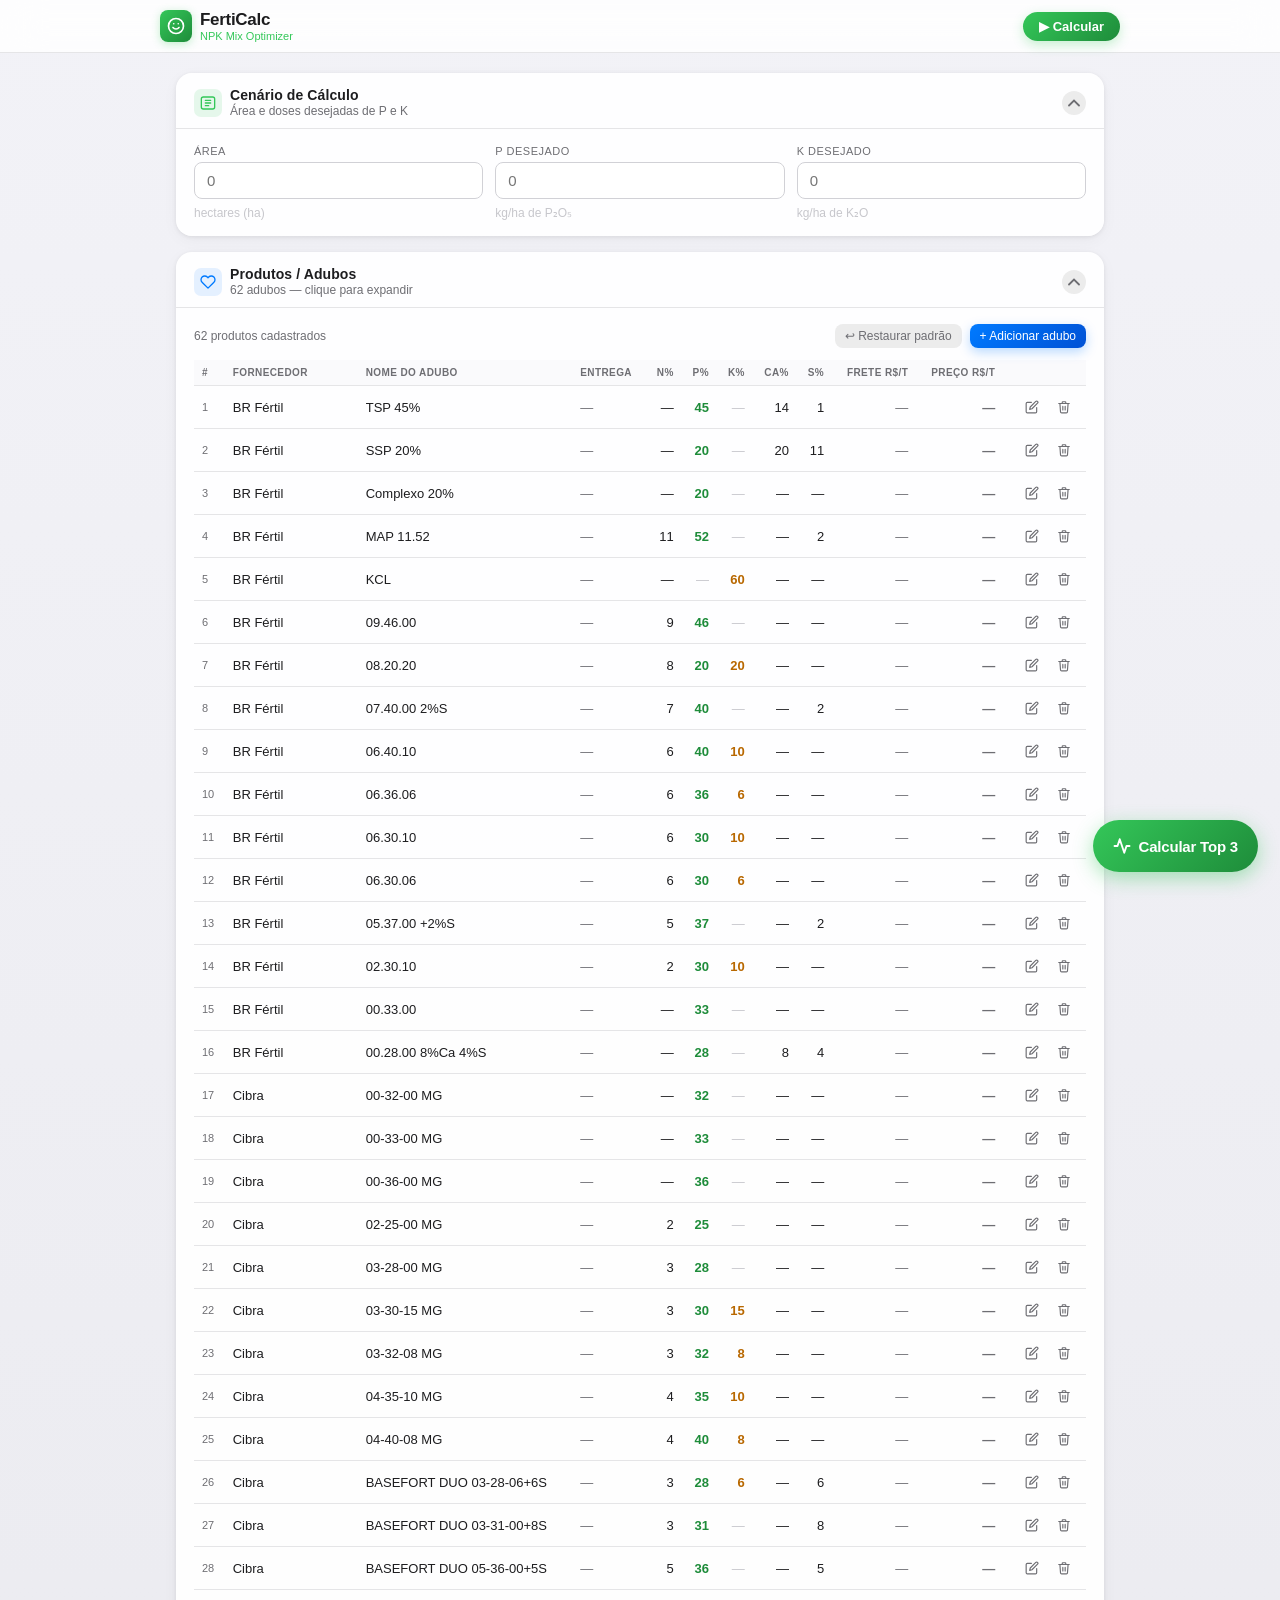
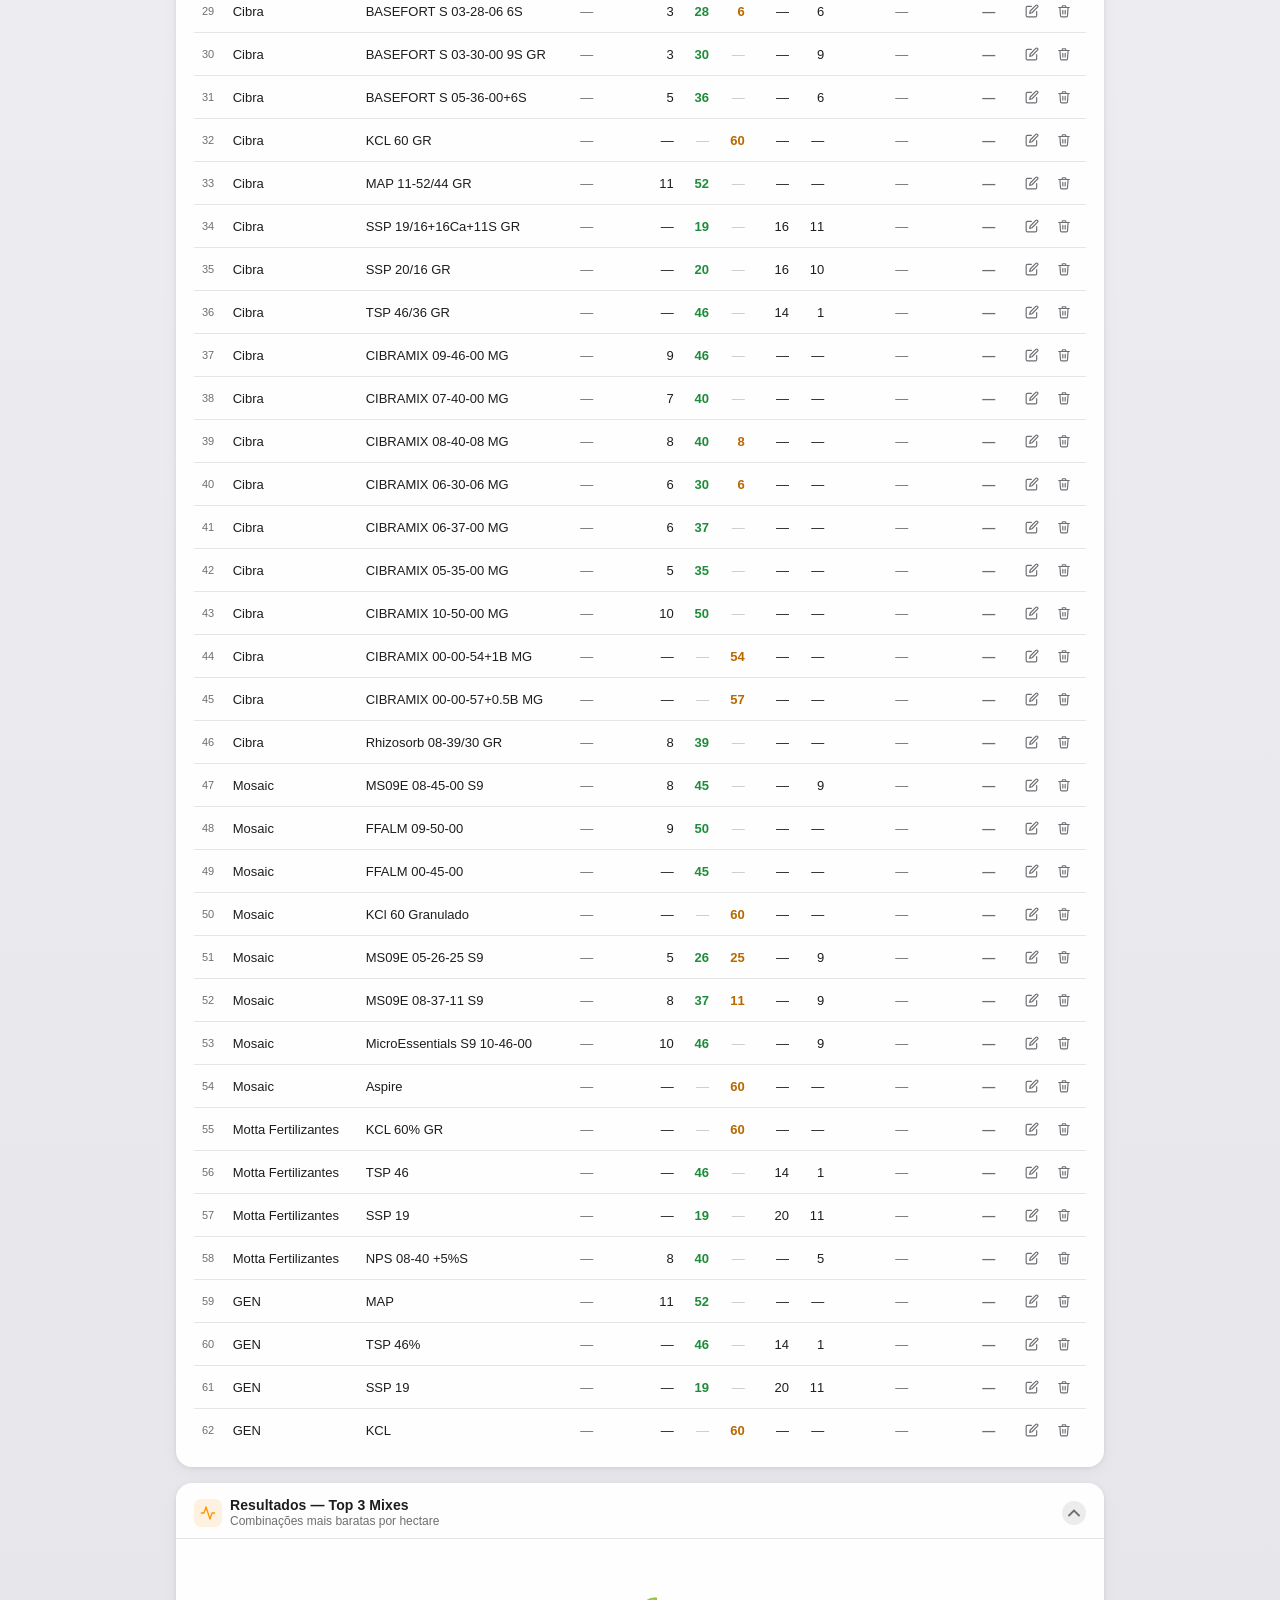
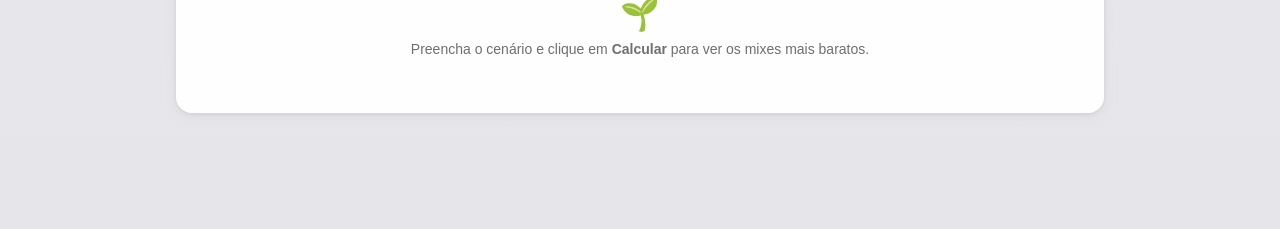
<file: ferticale1.html>
<!DOCTYPE html>
<html lang="pt-BR">
<head>
<meta charset="UTF-8">
<meta name="viewport" content="width=device-width, initial-scale=1.0">
<title>FertiCalc — Calculadora NPK</title>
<style>
  *, *::before, *::after { box-sizing: border-box; margin: 0; padding: 0; }

  :root {
    --blue:       #007AFF;
    --blue-dark:  #0051D5;
    --green:      #34C759;
    --green-dark: #1E8C3A;
    --red:        #FF3B30;
    --bg:         #F5F5F7;
    --bg2:        #ECECEC;
    --white:      #FFFFFF;
    --text1:      #1D1D1F;
    --text2:      #6E6E73;
    --text3:      #C7C7CC;
    --border:     #D1D1D6;
    --border2:    #E5E5E7;
    --radius-lg:  16px;
    --radius-md:  12px;
    --radius-sm:  8px;
    --shadow-card: 0 1px 4px rgba(0,0,0,0.08), 0 4px 16px rgba(0,0,0,0.04);
    --shadow-btn:  0 4px 12px rgba(0,122,255,0.28);
    --shadow-green:0 4px 12px rgba(52,199,89,0.28);
  }

  body {
    font-family: -apple-system, BlinkMacSystemFont, 'SF Pro Text', 'Segoe UI', 'Helvetica Neue', Arial, sans-serif;
    background: linear-gradient(180deg, #F2F2F7 0%, #E5E5EA 100%);
    min-height: 100vh;
    color: var(--text1);
    font-size: 15px;
    -webkit-font-smoothing: antialiased;
  }

  /* ── HEADER ── */
  .app-header {
    background: rgba(255,255,255,0.85);
    backdrop-filter: blur(20px);
    -webkit-backdrop-filter: blur(20px);
    border-bottom: 1px solid var(--border2);
    position: sticky; top: 0; z-index: 100;
    padding: 0 20px;
  }
  .header-inner {
    max-width: 960px; margin: 0 auto;
    display: flex; align-items: center; justify-content: space-between;
    height: 52px;
  }
  .header-logo {
    display: flex; align-items: center; gap: 8px;
  }
  .logo-icon {
    width: 32px; height: 32px; border-radius: 8px;
    background: linear-gradient(135deg, #34C759 0%, #1E8C3A 100%);
    display: flex; align-items: center; justify-content: center;
    box-shadow: 0 2px 8px rgba(52,199,89,0.3);
    flex-shrink: 0;
  }
  .logo-icon svg { width: 18px; height: 18px; }
  .logo-text { font-size: 17px; font-weight: 600; color: var(--text1); letter-spacing: -0.3px; }
  .logo-badge { font-size: 11px; color: var(--green); font-weight: 500; }
  .header-calc-btn {
    background: linear-gradient(135deg, var(--green) 0%, var(--green-dark) 100%);
    color: #fff; border: none; border-radius: 20px;
    padding: 7px 16px; font-size: 13px; font-weight: 600;
    cursor: pointer; box-shadow: var(--shadow-green);
    transition: all 0.2s;
  }
  .header-calc-btn:hover { transform: translateY(-1px); box-shadow: 0 6px 18px rgba(52,199,89,0.4); }
  .header-calc-btn:active { transform: translateY(0); }

  /* ── LAYOUT ── */
  .page { max-width: 960px; margin: 0 auto; padding: 20px 16px 100px; }

  /* ── SECTION CARD ── */
  .card {
    background: rgba(255,255,255,0.96);
    border-radius: var(--radius-lg);
    box-shadow: var(--shadow-card);
    overflow: hidden;
    margin-bottom: 16px;
  }
  .card-header {
    padding: 14px 18px 10px;
    border-bottom: 1px solid var(--border2);
    display: flex; align-items: center; gap: 8px;
    cursor: pointer; user-select: none;
  }
  .card-header-left { display: flex; align-items: center; gap: 8px; flex: 1; }
  .section-icon {
    width: 28px; height: 28px; border-radius: 7px;
    display: flex; align-items: center; justify-content: center; flex-shrink: 0;
  }
  .section-icon.green { background: rgba(52,199,89,0.12); }
  .section-icon.blue  { background: rgba(0,122,255,0.10); }
  .section-icon.orange{ background: rgba(255,149,0,0.12); }
  .section-icon svg { width: 16px; height: 16px; }
  .section-title { font-size: 14px; font-weight: 600; color: var(--text1); letter-spacing: 0.1px; }
  .section-subtitle { font-size: 12px; color: var(--text2); margin-top: 1px; }
  .collapse-btn {
    width: 24px; height: 24px; border-radius: 12px;
    background: var(--bg2); border: none; cursor: pointer;
    display: flex; align-items: center; justify-content: center;
    color: var(--text2); font-size: 12px; transition: all 0.2s;
    flex-shrink: 0;
  }
  .collapse-btn:hover { background: var(--border); }
  .collapse-btn.open svg { transform: rotate(180deg); }
  .card-body { padding: 16px 18px; }
  .card-body.collapsed { display: none; }

  /* ── CENÁRIO ── */
  .scenario-grid {
    display: grid; grid-template-columns: repeat(3, 1fr); gap: 12px;
  }
  @media (max-width: 600px) { .scenario-grid { grid-template-columns: 1fr; } }

  .field-group { display: flex; flex-direction: column; gap: 5px; }
  .field-label {
    font-size: 11px; font-weight: 500; color: var(--text2);
    text-transform: uppercase; letter-spacing: 0.5px;
  }
  .field-input {
    border: 1px solid var(--border);
    border-radius: var(--radius-sm);
    padding: 9px 12px;
    font-size: 15px; font-weight: 500; color: var(--text1);
    background: #fff;
    transition: border-color 0.2s, box-shadow 0.2s;
    outline: none;
    width: 100%;
    max-width: 7ch; /* 7 dígitos */
    min-width: 80px;
  }
  .field-input:focus {
    border-color: var(--blue);
    box-shadow: 0 0 0 3px rgba(0,122,255,0.10);
  }
  .field-input.wide { max-width: 100%; min-width: 0; }
  .field-unit { font-size: 12px; color: var(--text3); margin-top: 2px; }

  /* number inputs — remove arrows */
  input[type=number]::-webkit-inner-spin-button,
  input[type=number]::-webkit-outer-spin-button { -webkit-appearance: none; margin: 0; }
  input[type=number] { -moz-appearance: textfield; }

  /* ── PRODUCTS TABLE ── */
  .products-toolbar {
    display: flex; align-items: center; justify-content: space-between;
    margin-bottom: 12px; flex-wrap: wrap; gap: 8px;
  }
  .products-count { font-size: 12px; color: var(--text2); }

  .btn { border: none; cursor: pointer; border-radius: var(--radius-sm); font-weight: 500; transition: all 0.2s; }
  .btn-primary {
    background: linear-gradient(135deg, var(--blue) 0%, var(--blue-dark) 100%);
    color: #fff; padding: 8px 14px; font-size: 13px;
    box-shadow: var(--shadow-btn);
  }
  .btn-primary:hover { transform: translateY(-1px); box-shadow: 0 6px 16px rgba(0,122,255,0.38); }
  .btn-primary:active { transform: translateY(0); }
  .btn-secondary {
    background: var(--bg2); color: var(--text2);
    padding: 8px 14px; font-size: 13px;
  }
  .btn-secondary:hover { background: var(--border); color: var(--text1); }
  .btn-danger {
    background: rgba(255,59,48,0.1); color: var(--red);
    padding: 8px 14px; font-size: 13px; border: 1px solid rgba(255,59,48,0.2);
  }
  .btn-danger:hover { background: rgba(255,59,48,0.18); }
  .btn-sm { padding: 5px 10px; font-size: 12px; }
  .btn-icon {
    width: 28px; height: 28px; padding: 0;
    display: inline-flex; align-items: center; justify-content: center;
    border-radius: 6px; border: none; cursor: pointer;
    background: transparent; color: var(--text2); transition: all 0.15s;
    font-size: 14px;
  }
  .btn-icon:hover { background: var(--bg2); }
  .btn-icon.del:hover { background: rgba(255,59,48,0.1); color: var(--red); }
  .btn-icon.edit:hover { background: rgba(0,122,255,0.1); color: var(--blue); }

  .products-scroll { overflow-x: auto; -webkit-overflow-scrolling: touch; }
  table {
    width: 100%; border-collapse: collapse; font-size: 13px;
    min-width: 880px;
  }
  thead th {
    font-size: 10px; font-weight: 600; color: var(--text2);
    text-transform: uppercase; letter-spacing: 0.4px;
    padding: 7px 8px; text-align: left;
    border-bottom: 1px solid var(--border2);
    white-space: nowrap; background: #FAFAFC;
  }
  tbody tr {
    border-bottom: 1px solid var(--border2);
    transition: background 0.12s;
  }
  tbody tr:last-child { border-bottom: none; }
  tbody tr:hover { background: #F9F9FB; }
  tbody tr.editing { background: rgba(0,122,255,0.03); }
  tbody td { padding: 7px 8px; vertical-align: middle; color: var(--text1); }
  tbody td.muted { color: var(--text2); }

  /* inline edit inputs in table */
  .td-input {
    border: 1px solid var(--border);
    border-radius: 6px;
    padding: 4px 6px;
    font-size: 12px; color: var(--text1);
    background: #fff;
    outline: none;
    transition: border-color 0.2s, box-shadow 0.2s;
  }
  .td-input:focus { border-color: var(--blue); box-shadow: 0 0 0 2px rgba(0,122,255,0.10); }
  .td-input.num { width: 52px; text-align: right; max-width: 7ch; }
  .td-input.name { width: 130px; }
  .td-input.supplier { width: 110px; }
  .td-input.delivery { width: 80px; }
  .td-input.price { width: 72px; text-align: right; max-width: 7ch; }

  .td-select {
    border: 1px solid var(--border);
    border-radius: 6px; padding: 4px 6px;
    font-size: 12px; color: var(--text1); background: #fff;
    outline: none; cursor: pointer;
    appearance: none; -webkit-appearance: none;
    background-image: url("data:image/svg+xml,%3Csvg xmlns='http://www.w3.org/2000/svg' width='10' height='6'%3E%3Cpath d='M0 0l5 6 5-6z' fill='%2386868B'/%3E%3C/svg%3E");
    background-repeat: no-repeat;
    background-position: right 6px center;
    padding-right: 20px;
    min-width: 100px;
  }
  .td-select:focus { border-color: var(--blue); box-shadow: 0 0 0 2px rgba(0,122,255,0.10); }

  /* nutrient badges in view mode */
  .npk-row { display: flex; gap: 4px; flex-wrap: wrap; }
  .npk-badge {
    font-size: 10px; font-weight: 600; border-radius: 4px;
    padding: 1px 5px; white-space: nowrap;
  }
  .npk-n { background: rgba(0,122,255,0.1); color: #0051D5; }
  .npk-p { background: rgba(52,199,89,0.12); color: #1E8C3A; }
  .npk-k { background: rgba(255,149,0,0.12); color: #B86800; }
  .npk-ca { background: rgba(90,200,250,0.15); color: #007AAA; }
  .npk-s { background: rgba(255,204,0,0.15); color: #997000; }

  /* ── TOP 3 RESULTS ── */
  .results-empty {
    text-align: center; padding: 40px 20px;
    color: var(--text2); font-size: 14px;
  }
  .results-empty .results-icon { font-size: 32px; margin-bottom: 8px; }

  .result-cards { display: flex; flex-direction: column; gap: 14px; }

  .result-card {
    border-radius: var(--radius-md);
    border: 1.5px solid var(--border2);
    overflow: hidden;
    background: #fff;
  }
  .result-card.rank1 {
    border-color: rgba(52,199,89,0.4);
    background: linear-gradient(180deg, #fff 0%, rgba(52,199,89,0.03) 100%);
    box-shadow: 0 2px 12px rgba(52,199,89,0.12);
  }

  .result-header {
    padding: 12px 16px;
    display: flex; align-items: center; gap: 10px;
    border-bottom: 1px solid var(--border2);
    background: rgba(249,249,251,0.6);
  }
  .rank-badge {
    width: 32px; height: 32px; border-radius: 50%;
    display: flex; align-items: center; justify-content: center;
    font-size: 14px; font-weight: 700; flex-shrink: 0;
  }
  .rank1 .rank-badge { background: linear-gradient(135deg,#34C759,#1E8C3A); color:#fff; box-shadow:0 2px 8px rgba(52,199,89,0.4); }
  .rank2 .rank-badge { background: #E5E5EA; color: var(--text2); }
  .rank3 .rank-badge { background: #E5E5EA; color: var(--text3); }

  .result-mix-name { font-size: 16px; font-weight: 700; color: var(--text1); letter-spacing: -0.2px; }
  .result-supplier  { font-size: 12px; color: var(--text2); margin-top: 1px; }
  .result-ha-cost {
    margin-left: auto; text-align: right;
  }
  .ha-cost-value { font-size: 18px; font-weight: 700; color: var(--green-dark); }
  .ha-cost-label { font-size: 10px; color: var(--text3); text-transform: uppercase; letter-spacing: 0.4px; }
  .rank1 .ha-cost-value { color: var(--green); }

  .result-body { padding: 14px 16px; }
  .result-grid {
    display: grid; grid-template-columns: 1fr 1fr 1fr;
    gap: 10px; margin-bottom: 12px;
  }
  @media (max-width: 580px) { .result-grid { grid-template-columns: 1fr 1fr; } }

  .result-stat { }
  .result-stat-label { font-size: 10px; color: var(--text2); text-transform: uppercase; letter-spacing: 0.4px; margin-bottom: 2px; }
  .result-stat-value { font-size: 14px; font-weight: 600; color: var(--text1); }
  .result-stat-value.green { color: var(--green-dark); }
  .result-stat-value.blue  { color: var(--blue); }

  .result-divider { height: 1px; background: var(--border2); margin: 10px 0; }

  .result-nutrients { display: flex; gap: 8px; flex-wrap: wrap; }
  .nutri-chip {
    display: flex; flex-direction: column; align-items: center;
    background: var(--bg); border-radius: 8px;
    padding: 6px 10px; min-width: 52px;
  }
  .nutri-chip-label { font-size: 10px; color: var(--text2); font-weight: 500; }
  .nutri-chip-value { font-size: 13px; font-weight: 700; color: var(--text1); }

  .k-excess-badge {
    display: inline-flex; align-items: center; gap: 5px;
    background: rgba(52,199,89,0.10); border: 1px solid rgba(52,199,89,0.25);
    border-radius: 8px; padding: 5px 10px;
    font-size: 12px; color: var(--green-dark); font-weight: 500;
    margin-top: 8px;
  }

  .result-products-row {
    display: grid; grid-template-columns: 1fr 1fr; gap: 10px;
    margin-top: 10px;
  }
  @media (max-width: 480px) { .result-products-row { grid-template-columns: 1fr; } }

  .result-product-box {
    background: var(--bg); border-radius: 10px;
    padding: 10px 12px;
  }
  .rpb-role { font-size: 10px; font-weight: 600; text-transform: uppercase; letter-spacing: 0.5px; color: var(--text2); margin-bottom: 4px; }
  .rpb-name { font-size: 13px; font-weight: 600; color: var(--text1); margin-bottom: 2px; }
  .rpb-supplier { font-size: 11px; color: var(--text2); margin-bottom: 6px; }
  .rpb-row { display: flex; justify-content: space-between; font-size: 11px; color: var(--text2); padding: 1px 0; }
  .rpb-row strong { color: var(--text1); font-weight: 600; }

  /* ── FAB ── */
  .fab {
    position: fixed; bottom: 28px; right: 22px;
    background: linear-gradient(135deg, var(--green) 0%, var(--green-dark) 100%);
    color: #fff; border: none; border-radius: 28px;
    padding: 0 20px; height: 52px;
    font-size: 15px; font-weight: 700;
    box-shadow: 0 6px 20px rgba(52,199,89,0.42);
    cursor: pointer; display: flex; align-items: center; gap: 8px;
    transition: all 0.2s; z-index: 200;
    letter-spacing: -0.2px;
  }
  .fab:hover { transform: translateY(-2px); box-shadow: 0 10px 28px rgba(52,199,89,0.52); }
  .fab:active { transform: translateY(0); }
  .fab svg { width: 18px; height: 18px; }

  /* ── TOAST ── */
  .toast {
    position: fixed; bottom: 90px; left: 50%; transform: translateX(-50%) translateY(20px);
    background: rgba(28,28,30,0.92); color: #fff; border-radius: 12px;
    padding: 10px 18px; font-size: 13px; font-weight: 500;
    opacity: 0; transition: all 0.28s; z-index: 300; pointer-events: none;
    backdrop-filter: blur(10px);
  }
  .toast.show { opacity: 1; transform: translateX(-50%) translateY(0); }

  /* ── MODAL ── */
  .modal-overlay {
    display: none; position: fixed; inset: 0;
    background: rgba(0,0,0,0.4); backdrop-filter: blur(4px);
    z-index: 500; align-items: center; justify-content: center;
  }
  .modal-overlay.open { display: flex; }
  .modal {
    background: #fff; border-radius: 20px;
    width: calc(100% - 32px); max-width: 480px;
    max-height: 90vh; overflow-y: auto;
    box-shadow: 0 20px 60px rgba(0,0,0,0.22);
    padding: 24px;
  }
  .modal-title { font-size: 18px; font-weight: 700; margin-bottom: 18px; color: var(--text1); }
  .modal-grid { display: grid; grid-template-columns: 1fr 1fr; gap: 12px; }
  .modal-grid.triple { grid-template-columns: 1fr 1fr 1fr; }
  .modal-label { font-size: 11px; font-weight: 500; color: var(--text2); text-transform: uppercase; letter-spacing: 0.4px; margin-bottom: 5px; }
  .modal-input {
    width: 100%; border: 1px solid var(--border);
    border-radius: 9px; padding: 10px 12px;
    font-size: 14px; color: var(--text1); background: #fff; outline: none;
    transition: border-color 0.2s, box-shadow 0.2s;
  }
  .modal-input:focus { border-color: var(--blue); box-shadow: 0 0 0 3px rgba(0,122,255,0.10); }
  .modal-input.num { max-width: 7ch; text-align: right; }
  .modal-select {
    width: 100%; border: 1px solid var(--border);
    border-radius: 9px; padding: 10px 12px;
    font-size: 14px; color: var(--text1); background: #fff; outline: none;
    appearance: none; -webkit-appearance: none; cursor: pointer;
    background-image: url("data:image/svg+xml,%3Csvg xmlns='http://www.w3.org/2000/svg' width='10' height='6'%3E%3Cpath d='M0 0l5 6 5-6z' fill='%2386868B'/%3E%3C/svg%3E");
    background-repeat: no-repeat; background-position: right 10px center; padding-right: 28px;
    transition: border-color 0.2s, box-shadow 0.2s;
  }
  .modal-select:focus { border-color: var(--blue); box-shadow: 0 0 0 3px rgba(0,122,255,0.10); }
  .modal-actions { display: flex; gap: 10px; margin-top: 20px; justify-content: flex-end; }
  .modal-col { display: flex; flex-direction: column; }

  /* ── ALERT ── */
  .alert-box {
    border-radius: 10px; padding: 10px 14px;
    font-size: 13px; font-weight: 500; margin-bottom: 12px;
    display: flex; align-items: flex-start; gap: 8px;
  }
  .alert-box.warn { background: rgba(255,204,0,0.12); color: #7D6000; border: 1px solid rgba(255,204,0,0.3); }
  .alert-box.err  { background: rgba(255,59,48,0.08); color: #C02020; border: 1px solid rgba(255,59,48,0.2); }

  /* ── RESPONSIVE ── */
  @media (max-width: 480px) {
    .header-logo .logo-badge { display: none; }
    .logo-text { font-size: 15px; }
    .card-body { padding: 14px 12px; }
    table { font-size: 12px; }
    .fab { padding: 0 16px; font-size: 14px; }
  }
</style>
</head>
<body>

<!-- HEADER -->
<header class="app-header">
  <div class="header-inner">
    <div class="header-logo">
      <div class="logo-icon">
        <svg viewBox="0 0 24 24" fill="none" stroke="white" stroke-width="2.2" stroke-linecap="round" stroke-linejoin="round">
          <path d="M12 2C6.5 2 2 6.5 2 12s4.5 10 10 10 10-4.5 10-10S17.5 2 12 2z"/>
          <path d="M8 14s1.5 2 4 2 4-2 4-2"/>
          <line x1="9" y1="9" x2="9.01" y2="9"/>
          <line x1="15" y1="9" x2="15.01" y2="9"/>
        </svg>
      </div>
      <div>
        <div class="logo-text">FertiCalc</div>
        <div class="logo-badge">NPK Mix Optimizer</div>
      </div>
    </div>
    <button class="header-calc-btn" onclick="calcular()">▶ Calcular</button>
  </div>
</header>

<!-- PAGE -->
<main class="page">

  <!-- ══ CENÁRIO ══ -->
  <div class="card">
    <div class="card-header" onclick="toggleCard('cenario')">
      <div class="card-header-left">
        <div class="section-icon green">
          <svg viewBox="0 0 24 24" fill="none" stroke="#34C759" stroke-width="2" stroke-linecap="round" stroke-linejoin="round">
            <rect x="2" y="3" width="20" height="18" rx="3"/>
            <path d="M8 12h8M8 16h5"/>
            <path d="M8 8h8"/>
          </svg>
        </div>
        <div>
          <div class="section-title">Cenário de Cálculo</div>
          <div class="section-subtitle">Área e doses desejadas de P e K</div>
        </div>
      </div>
      <button class="collapse-btn open" id="btn-cenario">
        <svg width="12" height="8" viewBox="0 0 12 8" fill="none"><path d="M1 1.5l5 5 5-5" stroke="currentColor" stroke-width="1.8" stroke-linecap="round"/></svg>
      </button>
    </div>
    <div class="card-body" id="body-cenario">
      <div class="scenario-grid">
        <div class="field-group">
          <div class="field-label">Área</div>
          <input class="field-input wide" type="number" id="area" placeholder="0" min="0" step="0.1" max="9999999" oninput="limitDigits(this,7)">
          <div class="field-unit">hectares (ha)</div>
        </div>
        <div class="field-group">
          <div class="field-label">P desejado</div>
          <input class="field-input wide" type="number" id="pDesejado" placeholder="0" min="0" step="0.1" max="9999999" oninput="limitDigits(this,7)">
          <div class="field-unit">kg/ha de P₂O₅</div>
        </div>
        <div class="field-group">
          <div class="field-label">K desejado</div>
          <input class="field-input wide" type="number" id="kDesejado" placeholder="0" min="0" step="0.1" max="9999999" oninput="limitDigits(this,7)">
          <div class="field-unit">kg/ha de K₂O</div>
        </div>
      </div>
    </div>
  </div>

  <!-- ══ PRODUTOS / ADUBOS ══ -->
  <div class="card">
    <div class="card-header" onclick="toggleCard('produtos')">
      <div class="card-header-left">
        <div class="section-icon blue">
          <svg viewBox="0 0 24 24" fill="none" stroke="#007AFF" stroke-width="2" stroke-linecap="round" stroke-linejoin="round">
            <path d="M20.84 4.61a5.5 5.5 0 00-7.78 0L12 5.67l-1.06-1.06a5.5 5.5 0 00-7.78 7.78l1.06 1.06L12 21.23l7.78-7.78 1.06-1.06a5.5 5.5 0 000-7.78z"/>
          </svg>
        </div>
        <div>
          <div class="section-title">Produtos / Adubos</div>
          <div class="section-subtitle" id="products-subtitle">Carregando...</div>
        </div>
      </div>
      <button class="collapse-btn open" id="btn-produtos">
        <svg width="12" height="8" viewBox="0 0 12 8" fill="none"><path d="M1 1.5l5 5 5-5" stroke="currentColor" stroke-width="1.8" stroke-linecap="round"/></svg>
      </button>
    </div>
    <div class="card-body" id="body-produtos">
      <div class="products-toolbar">
        <span class="products-count" id="prod-count">— produtos cadastrados</span>
        <div style="display:flex;gap:8px;flex-wrap:wrap;">
          <button class="btn btn-secondary btn-sm" onclick="resetProducts()">↩ Restaurar padrão</button>
          <button class="btn btn-primary btn-sm" onclick="openAddModal()">+ Adicionar adubo</button>
        </div>
      </div>
      <div id="alert-area"></div>
      <div class="products-scroll">
        <table id="products-table">
          <thead>
            <tr>
              <th>#</th>
              <th>Fornecedor</th>
              <th>Nome do Adubo</th>
              <th>Entrega</th>
              <th style="text-align:right">N%</th>
              <th style="text-align:right">P%</th>
              <th style="text-align:right">K%</th>
              <th style="text-align:right">Ca%</th>
              <th style="text-align:right">S%</th>
              <th style="text-align:right">Frete R$/t</th>
              <th style="text-align:right">Preço R$/t</th>
              <th></th>
            </tr>
          </thead>
          <tbody id="products-tbody"></tbody>
        </table>
      </div>
    </div>
  </div>

  <!-- ══ RESULTADOS ══ -->
  <div class="card">
    <div class="card-header" onclick="toggleCard('resultados')">
      <div class="card-header-left">
        <div class="section-icon orange">
          <svg viewBox="0 0 24 24" fill="none" stroke="#FF9500" stroke-width="2" stroke-linecap="round" stroke-linejoin="round">
            <polyline points="22 12 18 12 15 21 9 3 6 12 2 12"/>
          </svg>
        </div>
        <div>
          <div class="section-title">Resultados — Top 3 Mixes</div>
          <div class="section-subtitle">Combinações mais baratas por hectare</div>
        </div>
      </div>
      <button class="collapse-btn open" id="btn-resultados">
        <svg width="12" height="8" viewBox="0 0 12 8" fill="none"><path d="M1 1.5l5 5 5-5" stroke="currentColor" stroke-width="1.8" stroke-linecap="round"/></svg>
      </button>
    </div>
    <div class="card-body" id="body-resultados">
      <div id="results-area">
        <div class="results-empty">
          <div class="results-icon">🌱</div>
          <div>Preencha o cenário e clique em <strong>Calcular</strong> para ver os mixes mais baratos.</div>
        </div>
      </div>
    </div>
  </div>

</main>

<!-- FAB -->
<button class="fab" onclick="calcular()">
  <svg viewBox="0 0 24 24" fill="none" stroke="currentColor" stroke-width="2.5" stroke-linecap="round" stroke-linejoin="round">
    <polyline points="22 12 18 12 15 21 9 3 6 12 2 12"/>
  </svg>
  Calcular Top 3
</button>

<!-- TOAST -->
<div class="toast" id="toast"></div>

<!-- MODAL ADICIONAR/EDITAR -->
<div class="modal-overlay" id="modal-overlay">
  <div class="modal">
    <div class="modal-title" id="modal-title">Adicionar Adubo</div>
    <div class="modal-grid">
      <div class="modal-col">
        <div class="modal-label">Fornecedor</div>
        <select class="modal-select" id="m-fornecedor">
          <option value="">Selecionar...</option>
          <option>BR Fértil</option>
          <option>Cibra</option>
          <option>Mosaic</option>
          <option>Motta Fertilizantes</option>
          <option>GEN</option>
          <option>Fertipar</option>
          <option>Yara</option>
          <option>Outra</option>
        </select>
      </div>
      <div class="modal-col">
        <div class="modal-label">Nome do Adubo</div>
        <input class="modal-input" id="m-produto" type="text" placeholder="Ex: MAP 11-52">
      </div>
      <div class="modal-col">
        <div class="modal-label">Entrega</div>
        <input class="modal-input" id="m-entrega" type="text" placeholder="Ex: Jun-Ago">
      </div>
      <div class="modal-col" style="grid-column: span 1;">
        <div class="modal-label">Preço Venda (R$/t)</div>
        <input class="modal-input" id="m-preco" type="number" placeholder="0,00" min="0" step="0.01" oninput="limitDigits(this,7)">
      </div>
      <div class="modal-col" style="grid-column: span 1;">
        <div class="modal-label">Frete (R$/t)</div>
        <input class="modal-input" id="m-frete" type="number" placeholder="0,00" min="0" step="0.01" oninput="limitDigits(this,7)">
      </div>
    </div>
    <div style="margin-top:14px;margin-bottom:6px;font-size:11px;font-weight:600;color:var(--text2);text-transform:uppercase;letter-spacing:0.5px;">Composição Nutricional (%)</div>
    <div class="modal-grid triple">
      <div class="modal-col">
        <div class="modal-label">N %</div>
        <input class="modal-input num" id="m-n" type="number" placeholder="0" min="0" max="100" step="0.1" oninput="limitDigits(this,3)">
      </div>
      <div class="modal-col">
        <div class="modal-label">P %</div>
        <input class="modal-input num" id="m-p" type="number" placeholder="0" min="0" max="100" step="0.1" oninput="limitDigits(this,3)">
      </div>
      <div class="modal-col">
        <div class="modal-label">K %</div>
        <input class="modal-input num" id="m-k" type="number" placeholder="0" min="0" max="100" step="0.1" oninput="limitDigits(this,3)">
      </div>
      <div class="modal-col">
        <div class="modal-label">Ca %</div>
        <input class="modal-input num" id="m-ca" type="number" placeholder="0" min="0" max="100" step="0.1" oninput="limitDigits(this,3)">
      </div>
      <div class="modal-col">
        <div class="modal-label">S %</div>
        <input class="modal-input num" id="m-s" type="number" placeholder="0" min="0" max="100" step="0.1" oninput="limitDigits(this,3)">
      </div>
    </div>
    <div class="modal-actions">
      <button class="btn btn-secondary" onclick="closeModal()">Cancelar</button>
      <button class="btn btn-primary" onclick="saveModal()">Salvar</button>
    </div>
  </div>
</div>

<script>
/* ═══════════════════════════════════════
   INITIAL PRODUCTS DATA
═══════════════════════════════════════ */
const INITIAL_PRODUCTS = [
  // ─── BR Fértil ───
  {fornecedor:"BR Fértil",produto:"TSP 45%",entrega:"",n:0,p:45,k:0,ca:14,s:1,freteTonelada:0,precoVenda:0},
  {fornecedor:"BR Fértil",produto:"SSP 20%",entrega:"",n:0,p:20,k:0,ca:20,s:11,freteTonelada:0,precoVenda:0},
  {fornecedor:"BR Fértil",produto:"Complexo 20%",entrega:"",n:0,p:20,k:0,ca:0,s:0,freteTonelada:0,precoVenda:0},
  {fornecedor:"BR Fértil",produto:"MAP 11.52",entrega:"",n:11,p:52,k:0,ca:0,s:2,freteTonelada:0,precoVenda:0},
  {fornecedor:"BR Fértil",produto:"KCL",entrega:"",n:0,p:0,k:60,ca:0,s:0,freteTonelada:0,precoVenda:0},
  {fornecedor:"BR Fértil",produto:"09.46.00",entrega:"",n:9,p:46,k:0,ca:0,s:0,freteTonelada:0,precoVenda:0},
  {fornecedor:"BR Fértil",produto:"08.20.20",entrega:"",n:8,p:20,k:20,ca:0,s:0,freteTonelada:0,precoVenda:0},
  {fornecedor:"BR Fértil",produto:"07.40.00 2%S",entrega:"",n:7,p:40,k:0,ca:0,s:2,freteTonelada:0,precoVenda:0},
  {fornecedor:"BR Fértil",produto:"06.40.10",entrega:"",n:6,p:40,k:10,ca:0,s:0,freteTonelada:0,precoVenda:0},
  {fornecedor:"BR Fértil",produto:"06.36.06",entrega:"",n:6,p:36,k:6,ca:0,s:0,freteTonelada:0,precoVenda:0},
  {fornecedor:"BR Fértil",produto:"06.30.10",entrega:"",n:6,p:30,k:10,ca:0,s:0,freteTonelada:0,precoVenda:0},
  {fornecedor:"BR Fértil",produto:"06.30.06",entrega:"",n:6,p:30,k:6,ca:0,s:0,freteTonelada:0,precoVenda:0},
  {fornecedor:"BR Fértil",produto:"05.37.00 +2%S",entrega:"",n:5,p:37,k:0,ca:0,s:2,freteTonelada:0,precoVenda:0},
  {fornecedor:"BR Fértil",produto:"02.30.10",entrega:"",n:2,p:30,k:10,ca:0,s:0,freteTonelada:0,precoVenda:0},
  {fornecedor:"BR Fértil",produto:"00.33.00",entrega:"",n:0,p:33,k:0,ca:0,s:0,freteTonelada:0,precoVenda:0},
  {fornecedor:"BR Fértil",produto:"00.28.00 8%Ca 4%S",entrega:"",n:0,p:28,k:0,ca:8,s:4,freteTonelada:0,precoVenda:0},

  // ─── Cibra ───
  {fornecedor:"Cibra",produto:"00-32-00 MG",entrega:"",n:0,p:32,k:0,ca:0,s:0,freteTonelada:0,precoVenda:0},
  {fornecedor:"Cibra",produto:"00-33-00 MG",entrega:"",n:0,p:33,k:0,ca:0,s:0,freteTonelada:0,precoVenda:0},
  {fornecedor:"Cibra",produto:"00-36-00 MG",entrega:"",n:0,p:36,k:0,ca:0,s:0,freteTonelada:0,precoVenda:0},
  {fornecedor:"Cibra",produto:"02-25-00 MG",entrega:"",n:2,p:25,k:0,ca:0,s:0,freteTonelada:0,precoVenda:0},
  {fornecedor:"Cibra",produto:"03-28-00 MG",entrega:"",n:3,p:28,k:0,ca:0,s:0,freteTonelada:0,precoVenda:0},
  {fornecedor:"Cibra",produto:"03-30-15 MG",entrega:"",n:3,p:30,k:15,ca:0,s:0,freteTonelada:0,precoVenda:0},
  {fornecedor:"Cibra",produto:"03-32-08 MG",entrega:"",n:3,p:32,k:8,ca:0,s:0,freteTonelada:0,precoVenda:0},
  {fornecedor:"Cibra",produto:"04-35-10 MG",entrega:"",n:4,p:35,k:10,ca:0,s:0,freteTonelada:0,precoVenda:0},
  {fornecedor:"Cibra",produto:"04-40-08 MG",entrega:"",n:4,p:40,k:8,ca:0,s:0,freteTonelada:0,precoVenda:0},
  {fornecedor:"Cibra",produto:"BASEFORT DUO 03-28-06+6S",entrega:"",n:3,p:28,k:6,ca:0,s:6,freteTonelada:0,precoVenda:0},
  {fornecedor:"Cibra",produto:"BASEFORT DUO 03-31-00+8S",entrega:"",n:3,p:31,k:0,ca:0,s:8,freteTonelada:0,precoVenda:0},
  {fornecedor:"Cibra",produto:"BASEFORT DUO 05-36-00+5S",entrega:"",n:5,p:36,k:0,ca:0,s:5,freteTonelada:0,precoVenda:0},
  {fornecedor:"Cibra",produto:"BASEFORT S 03-28-06 6S",entrega:"",n:3,p:28,k:6,ca:0,s:6,freteTonelada:0,precoVenda:0},
  {fornecedor:"Cibra",produto:"BASEFORT S 03-30-00 9S GR",entrega:"",n:3,p:30,k:0,ca:0,s:9,freteTonelada:0,precoVenda:0},
  {fornecedor:"Cibra",produto:"BASEFORT S 05-36-00+6S",entrega:"",n:5,p:36,k:0,ca:0,s:6,freteTonelada:0,precoVenda:0},
  {fornecedor:"Cibra",produto:"KCL 60 GR",entrega:"",n:0,p:0,k:60,ca:0,s:0,freteTonelada:0,precoVenda:0},
  {fornecedor:"Cibra",produto:"MAP 11-52/44 GR",entrega:"",n:11,p:52,k:0,ca:0,s:0,freteTonelada:0,precoVenda:0},
  {fornecedor:"Cibra",produto:"SSP 19/16+16Ca+11S GR",entrega:"",n:0,p:19,k:0,ca:16,s:11,freteTonelada:0,precoVenda:0},
  {fornecedor:"Cibra",produto:"SSP 20/16 GR",entrega:"",n:0,p:20,k:0,ca:16,s:10,freteTonelada:0,precoVenda:0},
  {fornecedor:"Cibra",produto:"TSP 46/36 GR",entrega:"",n:0,p:46,k:0,ca:14,s:1,freteTonelada:0,precoVenda:0},
  {fornecedor:"Cibra",produto:"CIBRAMIX 09-46-00 MG",entrega:"",n:9,p:46,k:0,ca:0,s:0,freteTonelada:0,precoVenda:0},
  {fornecedor:"Cibra",produto:"CIBRAMIX 07-40-00 MG",entrega:"",n:7,p:40,k:0,ca:0,s:0,freteTonelada:0,precoVenda:0},
  {fornecedor:"Cibra",produto:"CIBRAMIX 08-40-08 MG",entrega:"",n:8,p:40,k:8,ca:0,s:0,freteTonelada:0,precoVenda:0},
  {fornecedor:"Cibra",produto:"CIBRAMIX 06-30-06 MG",entrega:"",n:6,p:30,k:6,ca:0,s:0,freteTonelada:0,precoVenda:0},
  {fornecedor:"Cibra",produto:"CIBRAMIX 06-37-00 MG",entrega:"",n:6,p:37,k:0,ca:0,s:0,freteTonelada:0,precoVenda:0},
  {fornecedor:"Cibra",produto:"CIBRAMIX 05-35-00 MG",entrega:"",n:5,p:35,k:0,ca:0,s:0,freteTonelada:0,precoVenda:0},
  {fornecedor:"Cibra",produto:"CIBRAMIX 10-50-00 MG",entrega:"",n:10,p:50,k:0,ca:0,s:0,freteTonelada:0,precoVenda:0},
  {fornecedor:"Cibra",produto:"CIBRAMIX 00-00-54+1B MG",entrega:"",n:0,p:0,k:54,ca:0,s:0,freteTonelada:0,precoVenda:0},
  {fornecedor:"Cibra",produto:"CIBRAMIX 00-00-57+0.5B MG",entreja:"",n:0,p:0,k:57,ca:0,s:0,freteTonelada:0,precoVenda:0},
  {fornecedor:"Cibra",produto:"Rhizosorb 08-39/30 GR",entrega:"",n:8,p:39,k:0,ca:0,s:0,freteTonelada:0,precoVenda:0},

  // ─── Mosaic ───
  {fornecedor:"Mosaic",produto:"MS09E 08-45-00 S9",entrega:"",n:8,p:45,k:0,ca:0,s:9,freteTonelada:0,precoVenda:0},
  {fornecedor:"Mosaic",produto:"FFALM 09-50-00",entrega:"",n:9,p:50,k:0,ca:0,s:0,freteTonelada:0,precoVenda:0},
  {fornecedor:"Mosaic",produto:"FFALM 00-45-00",entrega:"",n:0,p:45,k:0,ca:0,s:0,freteTonelada:0,precoVenda:0},
  {fornecedor:"Mosaic",produto:"KCl 60 Granulado",entrega:"",n:0,p:0,k:60,ca:0,s:0,freteTonelada:0,precoVenda:0},
  {fornecedor:"Mosaic",produto:"MS09E 05-26-25 S9",entrega:"",n:5,p:26,k:25,ca:0,s:9,freteTonelada:0,precoVenda:0},
  {fornecedor:"Mosaic",produto:"MS09E 08-37-11 S9",entrega:"",n:8,p:37,k:11,ca:0,s:9,freteTonelada:0,precoVenda:0},
  {fornecedor:"Mosaic",produto:"MicroEssentials S9 10-46-00",entrega:"",n:10,p:46,k:0,ca:0,s:9,freteTonelada:0,precoVenda:0},
  {fornecedor:"Mosaic",produto:"Aspire",entrega:"",n:0,p:0,k:60,ca:0,s:0,freteTonelada:0,precoVenda:0},

  // ─── Motta Fertilizantes ───
  {fornecedor:"Motta Fertilizantes",produto:"KCL 60% GR",entrega:"",n:0,p:0,k:60,ca:0,s:0,freteTonelada:0,precoVenda:0},
  {fornecedor:"Motta Fertilizantes",produto:"TSP 46",entrega:"",n:0,p:46,k:0,ca:14,s:1,freteTonelada:0,precoVenda:0},
  {fornecedor:"Motta Fertilizantes",produto:"SSP 19",entrega:"",n:0,p:19,k:0,ca:20,s:11,freteTonelada:0,precoVenda:0},
  {fornecedor:"Motta Fertilizantes",produto:"NPS 08-40 +5%S",entrega:"",n:8,p:40,k:0,ca:0,s:5,freteTonelada:0,precoVenda:0},

  // ─── GEN ───
  {fornecedor:"GEN",produto:"MAP",entrega:"",n:11,p:52,k:0,ca:0,s:0,freteTonelada:0,precoVenda:0},
  {fornecedor:"GEN",produto:"TSP 46%",entrega:"",n:0,p:46,k:0,ca:14,s:1,freteTonelada:0,precoVenda:0},
  {fornecedor:"GEN",produto:"SSP 19",entrega:"",n:0,p:19,k:0,ca:20,s:11,freteTonelada:0,precoVenda:0},
  {fornecedor:"GEN",produto:"KCL",entrega:"",n:0,p:0,k:60,ca:0,s:0,freteTonelada:0,precoVenda:0},
];

/* ═══════════════════════════════════════
   STATE
═══════════════════════════════════════ */
let products = [];
let modalEditIndex = -1; // -1 = novo

/* ═══════════════════════════════════════
   LOCALSTORAGE
═══════════════════════════════════════ */
const LS_KEY = 'ferticale_products_v2';
const LS_SCENARIO = 'ferticale_scenario_v2';

function loadData() {
  try {
    const raw = localStorage.getItem(LS_KEY);
    if (raw) { products = JSON.parse(raw); } else { products = INITIAL_PRODUCTS.map(p=>({...p})); }
  } catch(e) { products = INITIAL_PRODUCTS.map(p=>({...p})); }
  loadScenario();
}

function saveData() {
  try { localStorage.setItem(LS_KEY, JSON.stringify(products)); } catch(e) {}
}

function saveScenario() {
  try {
    localStorage.setItem(LS_SCENARIO, JSON.stringify({
      area: document.getElementById('area').value,
      p: document.getElementById('pDesejado').value,
      k: document.getElementById('kDesejado').value
    }));
  } catch(e) {}
}

function loadScenario() {
  try {
    const raw = localStorage.getItem(LS_SCENARIO);
    if (raw) {
      const d = JSON.parse(raw);
      document.getElementById('area').value = d.area || '';
      document.getElementById('pDesejado').value = d.p || '';
      document.getElementById('kDesejado').value = d.k || '';
    }
  } catch(e) {}
}

function resetProducts() {
  if (!confirm('Restaurar lista padrão? Os dados atuais serão perdidos.')) return;
  products = INITIAL_PRODUCTS.map(p=>({...p}));
  saveData();
  renderProducts();
  toast('Lista restaurada para o padrão.');
}

/* ═══════════════════════════════════════
   HELPERS
═══════════════════════════════════════ */
function n(v,dec=2) {
  const x = parseFloat(v);
  if (isNaN(x)) return '—';
  return x.toLocaleString('pt-BR', {minimumFractionDigits:dec, maximumFractionDigits:dec});
}
function currency(v) {
  const x = parseFloat(v);
  if (isNaN(x)) return '—';
  return 'R$ ' + x.toLocaleString('pt-BR', {minimumFractionDigits:2, maximumFractionDigits:2});
}
function limitDigits(el, maxInt) {
  const val = el.value.replace('-','');
  const parts = val.split('.');
  if (parts[0] && parts[0].length > maxInt) {
    el.value = parts[0].slice(0, maxInt) + (parts[1] !== undefined ? '.' + parts[1] : '');
  }
  saveScenario();
}

function toast(msg, dur=2400) {
  const el = document.getElementById('toast');
  el.textContent = msg; el.classList.add('show');
  setTimeout(() => el.classList.remove('show'), dur);
}

function toggleCard(name) {
  const body = document.getElementById('body-' + name);
  const btn  = document.getElementById('btn-' + name);
  const hidden = body.classList.toggle('collapsed');
  btn.classList.toggle('open', !hidden);
}

/* ═══════════════════════════════════════
   RENDER PRODUCTS TABLE
═══════════════════════════════════════ */
function renderProducts() {
  const tbody = document.getElementById('products-tbody');
  const count = products.length;
  document.getElementById('prod-count').textContent = `${count} produto${count!==1?'s':''} cadastrado${count!==1?'s':''}`;
  document.getElementById('products-subtitle').textContent = `${count} adubo${count!==1?'s':''} — clique para expandir`;

  tbody.innerHTML = '';
  products.forEach((p, i) => {
    const tr = document.createElement('tr');
    tr.dataset.index = i;

    const hasPrice = p.precoVenda > 0;
    const priceClass = hasPrice ? '' : 'muted';

    tr.innerHTML = `
      <td class="muted" style="font-size:11px;">${i+1}</td>
      <td>${p.fornecedor || '—'}</td>
      <td style="font-weight:500;">${p.produto || '—'}</td>
      <td class="muted">${p.entrega || '—'}</td>
      <td style="text-align:right;">${p.n>0?p.n:'—'}</td>
      <td style="text-align:right;color:${p.p>0?'#1E8C3A':'#C7C7CC'};font-weight:${p.p>0?600:400};">${p.p>0?p.p:'—'}</td>
      <td style="text-align:right;color:${p.k>0?'#B86800':'#C7C7CC'};font-weight:${p.k>0?600:400};">${p.k>0?p.k:'—'}</td>
      <td style="text-align:right;">${p.ca>0?p.ca:'—'}</td>
      <td style="text-align:right;">${p.s>0?p.s:'—'}</td>
      <td style="text-align:right;" class="${p.freteTonelada>0?'':'muted'}">${p.freteTonelada>0?n(p.freteTonelada):'—'}</td>
      <td style="text-align:right;font-weight:600;" class="${priceClass}">${hasPrice?n(p.precoVenda):'—'}</td>
      <td>
        <div style="display:flex;gap:4px;justify-content:flex-end;">
          <button class="btn-icon edit" title="Editar" onclick="openEditModal(${i})">
            <svg width="14" height="14" viewBox="0 0 24 24" fill="none" stroke="currentColor" stroke-width="2" stroke-linecap="round" stroke-linejoin="round"><path d="M11 4H4a2 2 0 00-2 2v14a2 2 0 002 2h14a2 2 0 002-2v-7"/><path d="M18.5 2.5a2.121 2.121 0 013 3L12 15l-4 1 1-4 9.5-9.5z"/></svg>
          </button>
          <button class="btn-icon del" title="Excluir" onclick="deleteProduct(${i})">
            <svg width="14" height="14" viewBox="0 0 24 24" fill="none" stroke="currentColor" stroke-width="2" stroke-linecap="round" stroke-linejoin="round"><polyline points="3 6 5 6 21 6"/><path d="M19 6l-1 14a2 2 0 01-2 2H8a2 2 0 01-2-2L5 6"/><path d="M10 11v6M14 11v6"/><path d="M9 6V4a1 1 0 011-1h4a1 1 0 011 1v2"/></svg>
          </button>
        </div>
      </td>`;
    tbody.appendChild(tr);
  });
}

/* ═══════════════════════════════════════
   MODAL
═══════════════════════════════════════ */
function openAddModal() {
  modalEditIndex = -1;
  document.getElementById('modal-title').textContent = 'Adicionar Adubo';
  clearModal();
  document.getElementById('modal-overlay').classList.add('open');
}

function openEditModal(i) {
  modalEditIndex = i;
  const p = products[i];
  document.getElementById('modal-title').textContent = 'Editar Adubo';
  document.getElementById('m-fornecedor').value = p.fornecedor || '';
  document.getElementById('m-produto').value = p.produto || '';
  document.getElementById('m-entrega').value = p.entrega || '';
  document.getElementById('m-preco').value = p.precoVenda || '';
  document.getElementById('m-frete').value = p.freteTonelada || '';
  document.getElementById('m-n').value = p.n || '';
  document.getElementById('m-p').value = p.p || '';
  document.getElementById('m-k').value = p.k || '';
  document.getElementById('m-ca').value = p.ca || '';
  document.getElementById('m-s').value = p.s || '';
  document.getElementById('modal-overlay').classList.add('open');
}

function clearModal() {
  ['m-fornecedor','m-produto','m-entrega','m-preco','m-frete','m-n','m-p','m-k','m-ca','m-s']
    .forEach(id => {
      const el = document.getElementById(id);
      if (el.tagName==='SELECT') el.selectedIndex=0; else el.value='';
    });
}

function closeModal() { document.getElementById('modal-overlay').classList.remove('open'); }

function saveModal() {
  const produto = document.getElementById('m-produto').value.trim();
  if (!produto) { alert('Informe o nome do adubo.'); return; }
  const entry = {
    fornecedor: document.getElementById('m-fornecedor').value,
    produto,
    entrega:      document.getElementById('m-entrega').value.trim(),
    precoVenda:   parseFloat(document.getElementById('m-preco').value) || 0,
    freteTonelada:parseFloat(document.getElementById('m-frete').value) || 0,
    n:  parseFloat(document.getElementById('m-n').value) || 0,
    p:  parseFloat(document.getElementById('m-p').value) || 0,
    k:  parseFloat(document.getElementById('m-k').value) || 0,
    ca: parseFloat(document.getElementById('m-ca').value) || 0,
    s:  parseFloat(document.getElementById('m-s').value) || 0,
  };
  if (modalEditIndex === -1) { products.push(entry); toast('Adubo adicionado!'); }
  else { products[modalEditIndex] = entry; toast('Adubo atualizado!'); }
  saveData();
  renderProducts();
  closeModal();
}

function deleteProduct(i) {
  const p = products[i];
  if (!confirm(`Excluir "${p.produto}" (${p.fornecedor})?`)) return;
  products.splice(i, 1);
  saveData();
  renderProducts();
  toast('Produto removido.');
}

// Close modal on overlay click
document.getElementById('modal-overlay').addEventListener('click', function(e) {
  if (e.target === this) closeModal();
});

/* ═══════════════════════════════════════
   CALCULATION ENGINE
═══════════════════════════════════════ */
function calcular() {
  saveScenario();
  const alertArea = document.getElementById('alert-area');
  alertArea.innerHTML = '';

  const area = parseFloat(document.getElementById('area').value);
  const pDes = parseFloat(document.getElementById('pDesejado').value);
  const kDes = parseFloat(document.getElementById('kDesejado').value) || 0;

  // Validações cenário
  if (!area || area <= 0) { showAlert('Informe uma área válida (maior que zero).','err'); scrollResults(); return; }
  if (!pDes || pDes <= 0) { showAlert('Informe o P desejado (maior que zero).','err'); scrollResults(); return; }

  // Filtrar produtos válidos (com preço > 0)
  const valid = products.filter(p => p.precoVenda > 0);
  if (valid.length < 2) {
    showAlert('Cadastre pelo menos 2 produtos com preço de venda para calcular o mix.','warn');
    renderResults([]); return;
  }

  // Fontes
  const fontesP = valid.filter(p => p.p > 0);
  const fontesK = valid.filter(p => p.k > 0);

  if (fontesP.length === 0) { showAlert('Nenhum produto com P > 0 encontrado. Cadastre ou adicione preços.','warn'); renderResults([]); return; }
  if (fontesK.length === 0) { showAlert('Nenhum produto com K > 0 encontrado. Cadastre ou adicione preços.','warn'); renderResults([]); return; }

  const combos = [];

  // Chave de identidade: nome + fornecedor (evita duplicados do array)
  const prodKey = p => `${p.fornecedor}||${p.produto}`;

  for (const prodA of fontesP) {
    for (const prodB of fontesK) {
      // Bloquear mesmo produto (por referência ou por nome+fornecedor)
      if (prodA === prodB) continue;
      if (prodKey(prodA) === prodKey(prodB)) continue;

      try {
        // 1. Dose do Produto A (fonte P)
        const kgHaA = (100 * pDes) / prodA.p;

        // 2. K que vem junto com A
        const kEntregueA = kgHaA * prodA.k / 100;

        // 3. K restante
        const kRestante = Math.max(0, kDes - kEntregueA);

        // 4. Dose do Produto B (fonte K)
        const kgHaB = kRestante > 0 ? (100 * kRestante) / prodB.k : 0;

        // 5. Toneladas
        const tA = (kgHaA / 1000) * area;
        const tB = (kgHaB / 1000) * area;
        const tTotal = tA + tB;

        // 6. Custo
        const precoFinalA = prodA.precoVenda + (prodA.freteTonelada || 0);
        const precoFinalB = prodB.precoVenda + (prodB.freteTonelada || 0);
        const custoA = tA * precoFinalA;
        const custoB = tB * precoFinalB;
        const custoTotal = custoA + custoB;
        const custoHa = custoTotal / area;

        // 7. Nutrientes totais
        const nTotal  = kgHaA * prodA.n/100 + kgHaB * prodB.n/100;
        const caTotal = kgHaA * prodA.ca/100 + kgHaB * prodB.ca/100;
        const sTotal  = kgHaA * prodA.s/100 + kgHaB * prodB.s/100;

        // 8. K final
        const kFinal = kEntregueA + kgHaB * prodB.k / 100;

        // 9. Excesso K
        const kExcedente = Math.max(0, kFinal - kDes);

        combos.push({
          prodA, prodB, kgHaA, kgHaB, kEntregueA, kRestante, kFinal, kExcedente,
          tA, tB, tTotal, custoA, custoB, custoTotal, custoHa,
          nTotal, caTotal, sTotal,
          precoFinalA, precoFinalB,
          area, pDes, kDes
        });
      } catch(e) { /* skip invalid */ }
    }
  }

  if (combos.length === 0) {
    showAlert('Não foi possível calcular nenhum mix válido. Verifique os dados.','err');
    renderResults([]); return;
  }

  // Sort by cost/ha, then pick top 3 garantindo Produto A único
  combos.sort((a,b) => a.custoHa - b.custoHa);
  const top3 = [];
  const usedA = new Set();
  for (const c of combos) {
    if (top3.length >= 3) break;
    const keyA = prodKey(c.prodA);
    if (usedA.has(keyA)) continue;
    usedA.add(keyA);
    top3.push(c);
  }
  renderResults(top3);

  // Scroll to results
  document.getElementById('body-resultados').classList.remove('collapsed');
  document.getElementById('btn-resultados').classList.add('open');
  setTimeout(() => document.getElementById('body-resultados').scrollIntoView({behavior:'smooth',block:'start'}), 100);
}

function showAlert(msg, type='warn') {
  const alertArea = document.getElementById('alert-area');
  alertArea.innerHTML = `<div class="alert-box ${type}"><span>${type==='err'?'⚠️':'ℹ️'}</span><span>${msg}</span></div>`;
}

function scrollResults() {
  document.getElementById('body-resultados').classList.remove('collapsed');
  setTimeout(() => document.getElementById('results-area').scrollIntoView({behavior:'smooth',block:'start'}), 100);
}

/* ═══════════════════════════════════════
   RENDER RESULTS
═══════════════════════════════════════ */
function renderResults(top3) {
  const area = document.getElementById('results-area');
  if (!top3 || top3.length === 0) {
    area.innerHTML = `<div class="results-empty"><div class="results-icon">🌿</div><div>Nenhum resultado disponível. Verifique o cenário e os preços dos produtos.</div></div>`;
    return;
  }

  const ranks = ['1º','2º','3º'];
  const rankClass = ['rank1','rank2','rank3'];

  const cards = top3.map((c, idx) => {
    const kExStr = c.kExcedente > 0.01
      ? `<div class="k-excess-badge">✅ K excedente: +${n(c.kExcedente,2)} kg/ha — bônus para a cultura</div>` : '';

    const delivA = c.prodA.entrega ? `Entrega: ${c.prodA.entrega}` : '';
    const delivB = c.prodB.entrega ? `Entrega: ${c.prodB.entrega}` : '';

    return `
<div class="result-card ${rankClass[idx]}">
  <div class="result-header">
    <div class="rank-badge">${ranks[idx]}</div>
    <div style="flex:1;min-width:0;">
      <div class="result-mix-name">${c.prodA.produto} + ${c.prodB.produto}</div>
      <div class="result-supplier">${c.prodA.fornecedor} · ${c.prodB.fornecedor}</div>
    </div>
    <div class="result-ha-cost">
      <div class="ha-cost-value">${currency(c.custoHa)}</div>
      <div class="ha-cost-label">por hectare</div>
    </div>
  </div>
  <div class="result-body">
    <div class="result-grid">
      <div class="result-stat">
        <div class="result-stat-label">Custo Total</div>
        <div class="result-stat-value">${currency(c.custoTotal)}</div>
      </div>
      <div class="result-stat">
        <div class="result-stat-label">Total Toneladas</div>
        <div class="result-stat-value">${n(c.tTotal,3)} t</div>
      </div>
      <div class="result-stat">
        <div class="result-stat-label">Área</div>
        <div class="result-stat-value">${n(c.area,1)} ha</div>
      </div>
      <div class="result-stat">
        <div class="result-stat-label">Dose Prod. A (P)</div>
        <div class="result-stat-value green">${n(c.kgHaA,2)} kg/ha</div>
      </div>
      <div class="result-stat">
        <div class="result-stat-label">Dose Prod. B (K)</div>
        <div class="result-stat-value">${n(c.kgHaB,2)} kg/ha</div>
      </div>
      <div class="result-stat">
        <div class="result-stat-label">K aplicado total</div>
        <div class="result-stat-value">${n(c.kFinal,2)} kg/ha</div>
      </div>
    </div>
    <div class="result-divider"></div>
    <div style="font-size:11px;font-weight:600;color:var(--text2);text-transform:uppercase;letter-spacing:0.4px;margin-bottom:8px;">Nutrientes Aplicados</div>
    <div class="result-nutrients">
      <div class="nutri-chip"><div class="nutri-chip-label">N</div><div class="nutri-chip-value">${n(c.nTotal,1)}</div></div>
      <div class="nutri-chip"><div class="nutri-chip-label">P (alvo)</div><div class="nutri-chip-value">${n(c.pDes,1)}</div></div>
      <div class="nutri-chip"><div class="nutri-chip-label">K final</div><div class="nutri-chip-value">${n(c.kFinal,1)}</div></div>
      <div class="nutri-chip"><div class="nutri-chip-label">K via A</div><div class="nutri-chip-value">${n(c.kEntregueA,1)}</div></div>
      <div class="nutri-chip"><div class="nutri-chip-label">Ca</div><div class="nutri-chip-value">${n(c.caTotal,1)}</div></div>
      <div class="nutri-chip"><div class="nutri-chip-label">S</div><div class="nutri-chip-value">${n(c.sTotal,1)}</div></div>
    </div>
    ${kExStr}
    <div class="result-divider"></div>
    <div class="result-products-row">
      <div class="result-product-box">
        <div class="rpb-role">🟢 Produto A — Fonte de P</div>
        <div class="rpb-name">${c.prodA.produto}</div>
        <div class="rpb-supplier">${c.prodA.fornecedor}${delivA ? ' · ' + delivA : ''}</div>
        <div class="rpb-row"><span>Preço venda</span><strong>${currency(c.prodA.precoVenda)}/t</strong></div>
        <div class="rpb-row"><span>Frete</span><strong>${c.prodA.freteTonelada>0?currency(c.prodA.freteTonelada)+'/t':'—'}</strong></div>
        <div class="rpb-row"><span>Preço final</span><strong>${currency(c.precoFinalA)}/t</strong></div>
        <div class="rpb-row"><span>Dose</span><strong>${n(c.kgHaA,2)} kg/ha</strong></div>
        <div class="rpb-row"><span>Volume</span><strong>${n(c.tA,3)} t</strong></div>
        <div class="rpb-row"><span>Custo parcial</span><strong>${currency(c.custoA)}</strong></div>
      </div>
      <div class="result-product-box">
        <div class="rpb-role">🟡 Produto B — Fonte de K</div>
        <div class="rpb-name">${c.prodB.produto}</div>
        <div class="rpb-supplier">${c.prodB.fornecedor}${delivB ? ' · ' + delivB : ''}</div>
        <div class="rpb-row"><span>Preço venda</span><strong>${currency(c.prodB.precoVenda)}/t</strong></div>
        <div class="rpb-row"><span>Frete</span><strong>${c.prodB.freteTonelada>0?currency(c.prodB.freteTonelada)+'/t':'—'}</strong></div>
        <div class="rpb-row"><span>Preço final</span><strong>${currency(c.precoFinalB)}/t</strong></div>
        <div class="rpb-row"><span>Dose</span><strong>${n(c.kgHaB,2)} kg/ha</strong></div>
        <div class="rpb-row"><span>Volume</span><strong>${n(c.tB,3)} t</strong></div>
        <div class="rpb-row"><span>Custo parcial</span><strong>${currency(c.custoB)}</strong></div>
      </div>
    </div>
  </div>
</div>`;
  }).join('');

  area.innerHTML = `<div class="result-cards">${cards}</div>`;
}

/* ═══════════════════════════════════════
   INIT
═══════════════════════════════════════ */
document.addEventListener('DOMContentLoaded', () => {
  loadData();
  renderProducts();

  // Auto-save scenario on input
  ['area','pDesejado','kDesejado'].forEach(id => {
    document.getElementById(id).addEventListener('input', saveScenario);
  });
});
</script>
</body>
</html>
</file>
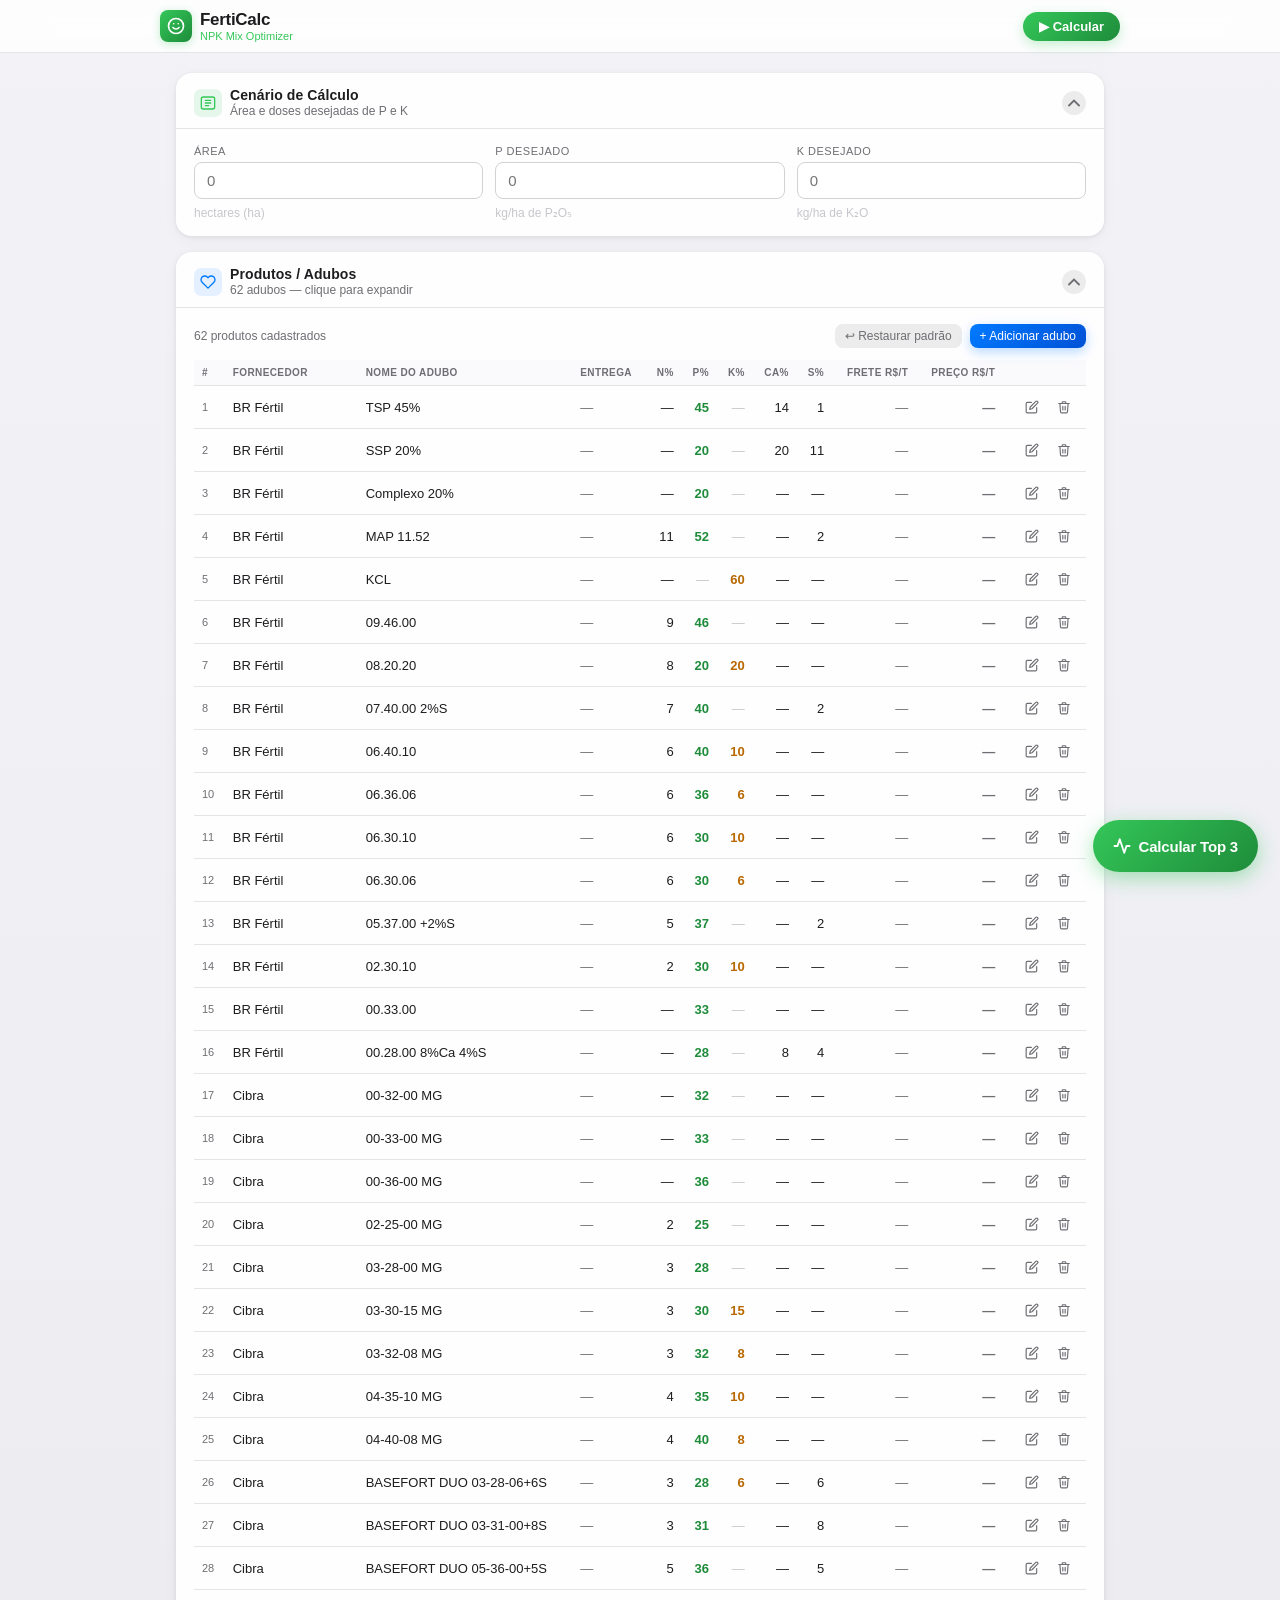
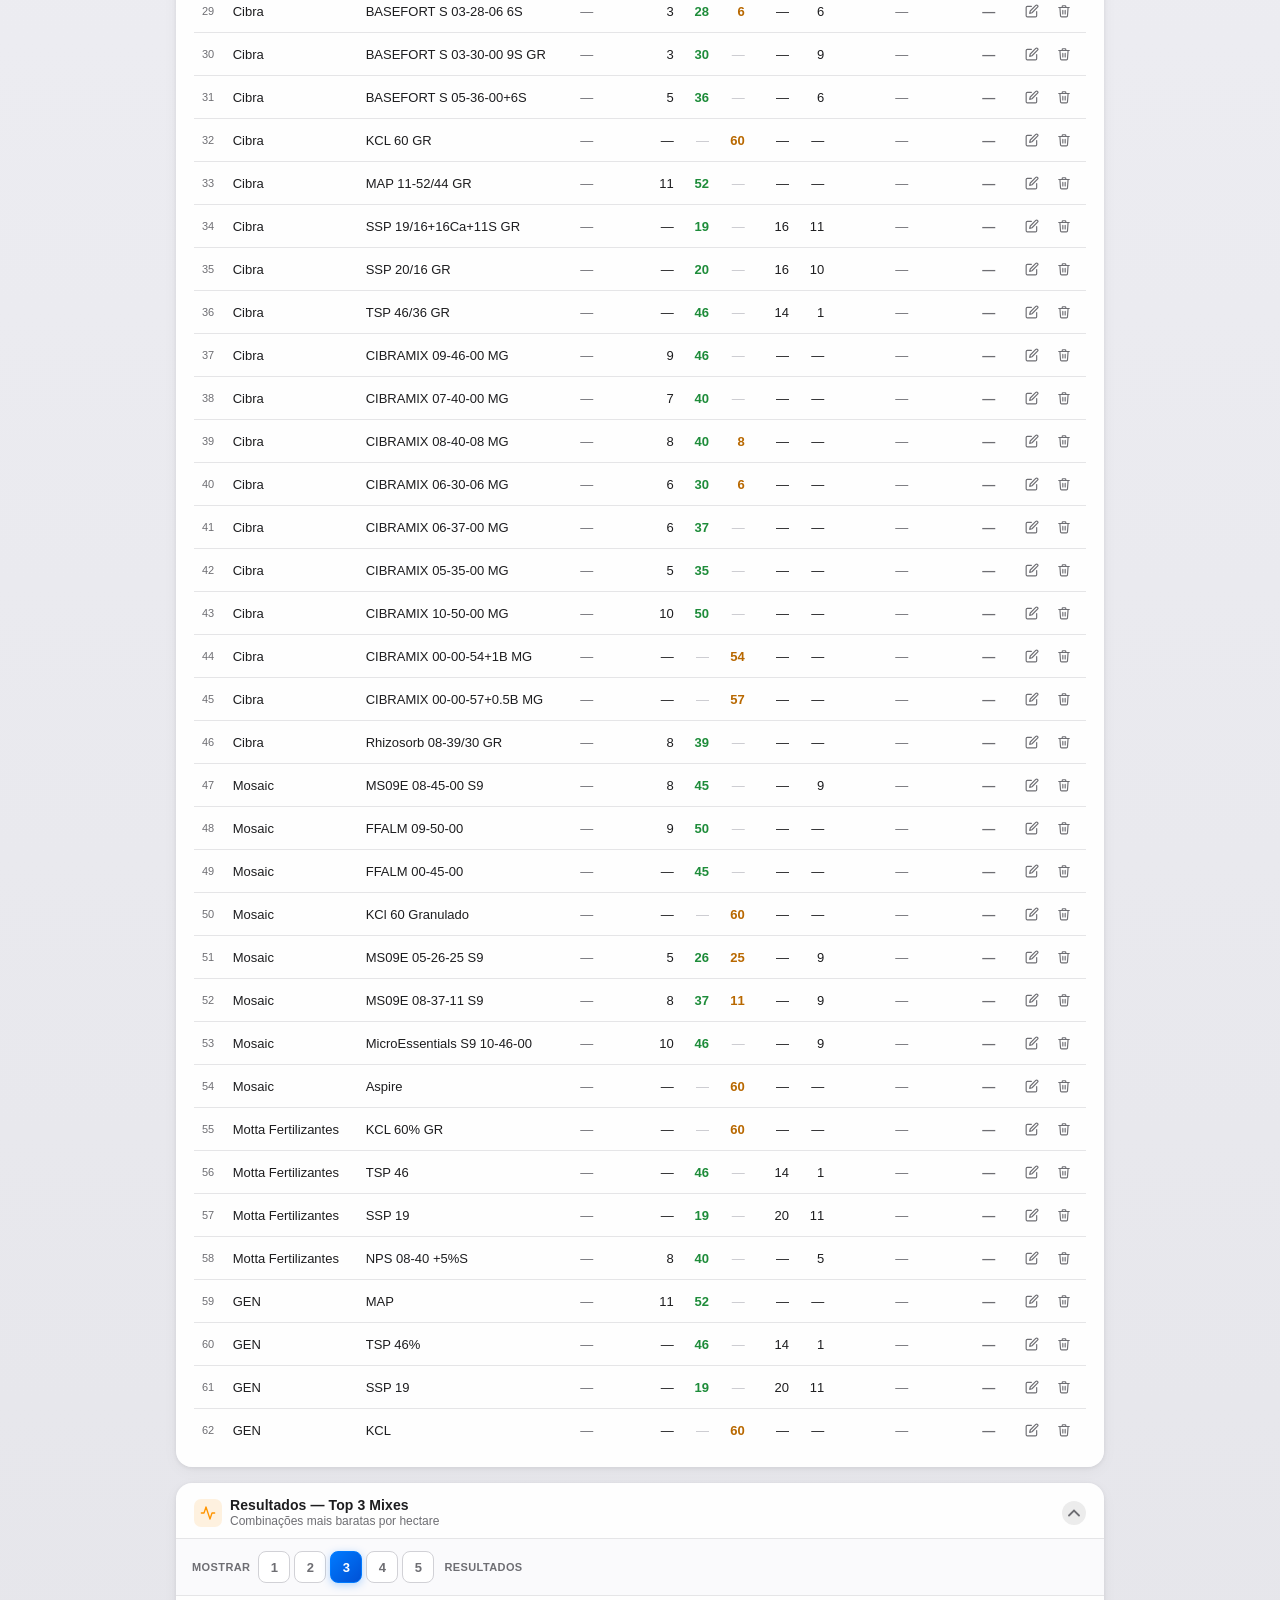
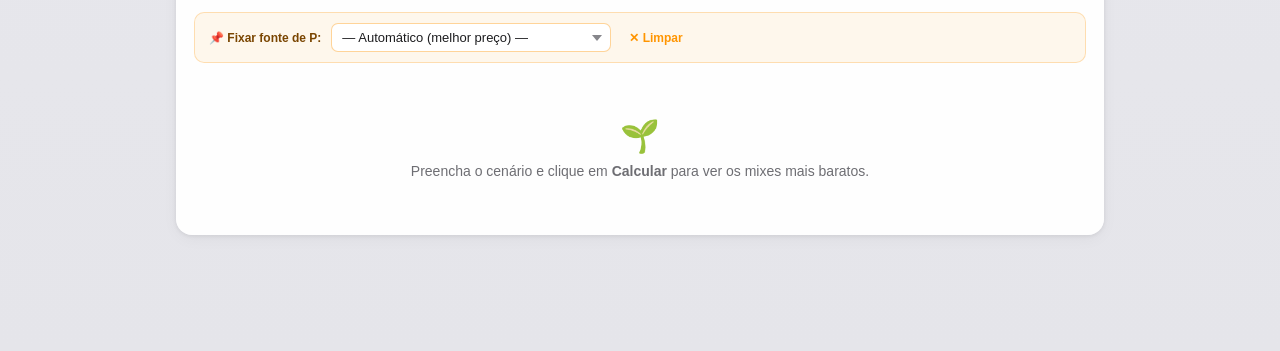
<file: ferticale3.html>
<!DOCTYPE html>
<html lang="pt-BR">
<head>
<meta charset="UTF-8">
<meta name="viewport" content="width=device-width, initial-scale=1.0">
<title>FertiCalc — Calculadora NPK</title>
<style>
  *, *::before, *::after { box-sizing: border-box; margin: 0; padding: 0; }

  :root {
    --blue:       #007AFF;
    --blue-dark:  #0051D5;
    --green:      #34C759;
    --green-dark: #1E8C3A;
    --red:        #FF3B30;
    --bg:         #F5F5F7;
    --bg2:        #ECECEC;
    --white:      #FFFFFF;
    --text1:      #1D1D1F;
    --text2:      #6E6E73;
    --text3:      #C7C7CC;
    --border:     #D1D1D6;
    --border2:    #E5E5E7;
    --radius-lg:  16px;
    --radius-md:  12px;
    --radius-sm:  8px;
    --shadow-card: 0 1px 4px rgba(0,0,0,0.08), 0 4px 16px rgba(0,0,0,0.04);
    --shadow-btn:  0 4px 12px rgba(0,122,255,0.28);
    --shadow-green:0 4px 12px rgba(52,199,89,0.28);
  }

  body {
    font-family: -apple-system, BlinkMacSystemFont, 'SF Pro Text', 'Segoe UI', 'Helvetica Neue', Arial, sans-serif;
    background: linear-gradient(180deg, #F2F2F7 0%, #E5E5EA 100%);
    min-height: 100vh;
    color: var(--text1);
    font-size: 15px;
    -webkit-font-smoothing: antialiased;
  }

  /* ── HEADER ── */
  .app-header {
    background: rgba(255,255,255,0.85);
    backdrop-filter: blur(20px);
    -webkit-backdrop-filter: blur(20px);
    border-bottom: 1px solid var(--border2);
    position: sticky; top: 0; z-index: 100;
    padding: 0 20px;
  }
  .header-inner {
    max-width: 960px; margin: 0 auto;
    display: flex; align-items: center; justify-content: space-between;
    height: 52px;
  }
  .header-logo {
    display: flex; align-items: center; gap: 8px;
  }
  .logo-icon {
    width: 32px; height: 32px; border-radius: 8px;
    background: linear-gradient(135deg, #34C759 0%, #1E8C3A 100%);
    display: flex; align-items: center; justify-content: center;
    box-shadow: 0 2px 8px rgba(52,199,89,0.3);
    flex-shrink: 0;
  }
  .logo-icon svg { width: 18px; height: 18px; }
  .logo-text { font-size: 17px; font-weight: 600; color: var(--text1); letter-spacing: -0.3px; }
  .logo-badge { font-size: 11px; color: var(--green); font-weight: 500; }
  .header-calc-btn {
    background: linear-gradient(135deg, var(--green) 0%, var(--green-dark) 100%);
    color: #fff; border: none; border-radius: 20px;
    padding: 7px 16px; font-size: 13px; font-weight: 600;
    cursor: pointer; box-shadow: var(--shadow-green);
    transition: all 0.2s;
  }
  .header-calc-btn:hover { transform: translateY(-1px); box-shadow: 0 6px 18px rgba(52,199,89,0.4); }
  .header-calc-btn:active { transform: translateY(0); }

  /* ── LAYOUT ── */
  .page { max-width: 960px; margin: 0 auto; padding: 20px 16px 100px; }

  /* ── SECTION CARD ── */
  .card {
    background: rgba(255,255,255,0.96);
    border-radius: var(--radius-lg);
    box-shadow: var(--shadow-card);
    overflow: hidden;
    margin-bottom: 16px;
  }
  .card-header {
    padding: 14px 18px 10px;
    border-bottom: 1px solid var(--border2);
    display: flex; align-items: center; gap: 8px;
    cursor: pointer; user-select: none;
  }
  .card-header-left { display: flex; align-items: center; gap: 8px; flex: 1; }
  .section-icon {
    width: 28px; height: 28px; border-radius: 7px;
    display: flex; align-items: center; justify-content: center; flex-shrink: 0;
  }
  .section-icon.green { background: rgba(52,199,89,0.12); }
  .section-icon.blue  { background: rgba(0,122,255,0.10); }
  .section-icon.orange{ background: rgba(255,149,0,0.12); }
  .section-icon svg { width: 16px; height: 16px; }
  .section-title { font-size: 14px; font-weight: 600; color: var(--text1); letter-spacing: 0.1px; }
  .section-subtitle { font-size: 12px; color: var(--text2); margin-top: 1px; }
  .collapse-btn {
    width: 24px; height: 24px; border-radius: 12px;
    background: var(--bg2); border: none; cursor: pointer;
    display: flex; align-items: center; justify-content: center;
    color: var(--text2); font-size: 12px; transition: all 0.2s;
    flex-shrink: 0;
  }
  .collapse-btn:hover { background: var(--border); }
  .collapse-btn.open svg { transform: rotate(180deg); }
  .card-body { padding: 16px 18px; }
  .card-body.collapsed { display: none; }

  /* ── CENÁRIO ── */
  .scenario-grid {
    display: grid; grid-template-columns: repeat(3, 1fr); gap: 12px;
  }
  @media (max-width: 600px) { .scenario-grid { grid-template-columns: 1fr; } }

  .field-group { display: flex; flex-direction: column; gap: 5px; }
  .field-label {
    font-size: 11px; font-weight: 500; color: var(--text2);
    text-transform: uppercase; letter-spacing: 0.5px;
  }
  .field-input {
    border: 1px solid var(--border);
    border-radius: var(--radius-sm);
    padding: 9px 12px;
    font-size: 15px; font-weight: 500; color: var(--text1);
    background: #fff;
    transition: border-color 0.2s, box-shadow 0.2s;
    outline: none;
    width: 100%;
    max-width: 7ch; /* 7 dígitos */
    min-width: 80px;
  }
  .field-input:focus {
    border-color: var(--blue);
    box-shadow: 0 0 0 3px rgba(0,122,255,0.10);
  }
  .field-input.wide { max-width: 100%; min-width: 0; }
  .field-unit { font-size: 12px; color: var(--text3); margin-top: 2px; }

  /* number inputs — remove arrows */
  input[type=number]::-webkit-inner-spin-button,
  input[type=number]::-webkit-outer-spin-button { -webkit-appearance: none; margin: 0; }
  input[type=number] { -moz-appearance: textfield; }

  /* ── PRODUCTS TABLE ── */
  .products-toolbar {
    display: flex; align-items: center; justify-content: space-between;
    margin-bottom: 12px; flex-wrap: wrap; gap: 8px;
  }
  .products-count { font-size: 12px; color: var(--text2); }

  .btn { border: none; cursor: pointer; border-radius: var(--radius-sm); font-weight: 500; transition: all 0.2s; }
  .btn-primary {
    background: linear-gradient(135deg, var(--blue) 0%, var(--blue-dark) 100%);
    color: #fff; padding: 8px 14px; font-size: 13px;
    box-shadow: var(--shadow-btn);
  }
  .btn-primary:hover { transform: translateY(-1px); box-shadow: 0 6px 16px rgba(0,122,255,0.38); }
  .btn-primary:active { transform: translateY(0); }
  .btn-secondary {
    background: var(--bg2); color: var(--text2);
    padding: 8px 14px; font-size: 13px;
  }
  .btn-secondary:hover { background: var(--border); color: var(--text1); }
  .btn-danger {
    background: rgba(255,59,48,0.1); color: var(--red);
    padding: 8px 14px; font-size: 13px; border: 1px solid rgba(255,59,48,0.2);
  }
  .btn-danger:hover { background: rgba(255,59,48,0.18); }
  .btn-sm { padding: 5px 10px; font-size: 12px; }
  .btn-icon {
    width: 28px; height: 28px; padding: 0;
    display: inline-flex; align-items: center; justify-content: center;
    border-radius: 6px; border: none; cursor: pointer;
    background: transparent; color: var(--text2); transition: all 0.15s;
    font-size: 14px;
  }
  .btn-icon:hover { background: var(--bg2); }
  .btn-icon.del:hover { background: rgba(255,59,48,0.1); color: var(--red); }
  .btn-icon.edit:hover { background: rgba(0,122,255,0.1); color: var(--blue); }

  .products-scroll { overflow-x: auto; -webkit-overflow-scrolling: touch; }
  table {
    width: 100%; border-collapse: collapse; font-size: 13px;
    min-width: 880px;
  }
  thead th {
    font-size: 10px; font-weight: 600; color: var(--text2);
    text-transform: uppercase; letter-spacing: 0.4px;
    padding: 7px 8px; text-align: left;
    border-bottom: 1px solid var(--border2);
    white-space: nowrap; background: #FAFAFC;
  }
  tbody tr {
    border-bottom: 1px solid var(--border2);
    transition: background 0.12s;
  }
  tbody tr:last-child { border-bottom: none; }
  tbody tr:hover { background: #F9F9FB; }
  tbody tr.editing { background: rgba(0,122,255,0.03); }
  tbody td { padding: 7px 8px; vertical-align: middle; color: var(--text1); }
  tbody td.muted { color: var(--text2); }

  /* inline edit inputs in table */
  .td-input {
    border: 1px solid var(--border);
    border-radius: 6px;
    padding: 4px 6px;
    font-size: 12px; color: var(--text1);
    background: #fff;
    outline: none;
    transition: border-color 0.2s, box-shadow 0.2s;
  }
  .td-input:focus { border-color: var(--blue); box-shadow: 0 0 0 2px rgba(0,122,255,0.10); }
  .td-input.num { width: 52px; text-align: right; max-width: 7ch; }
  .td-input.name { width: 130px; }
  .td-input.supplier { width: 110px; }
  .td-input.delivery { width: 80px; }
  .td-input.price { width: 72px; text-align: right; max-width: 7ch; }

  .td-select {
    border: 1px solid var(--border);
    border-radius: 6px; padding: 4px 6px;
    font-size: 12px; color: var(--text1); background: #fff;
    outline: none; cursor: pointer;
    appearance: none; -webkit-appearance: none;
    background-image: url("data:image/svg+xml,%3Csvg xmlns='http://www.w3.org/2000/svg' width='10' height='6'%3E%3Cpath d='M0 0l5 6 5-6z' fill='%2386868B'/%3E%3C/svg%3E");
    background-repeat: no-repeat;
    background-position: right 6px center;
    padding-right: 20px;
    min-width: 100px;
  }
  .td-select:focus { border-color: var(--blue); box-shadow: 0 0 0 2px rgba(0,122,255,0.10); }

  /* nutrient badges in view mode */
  .npk-row { display: flex; gap: 4px; flex-wrap: wrap; }
  .npk-badge {
    font-size: 10px; font-weight: 600; border-radius: 4px;
    padding: 1px 5px; white-space: nowrap;
  }
  .npk-n { background: rgba(0,122,255,0.1); color: #0051D5; }
  .npk-p { background: rgba(52,199,89,0.12); color: #1E8C3A; }
  .npk-k { background: rgba(255,149,0,0.12); color: #B86800; }
  .npk-ca { background: rgba(90,200,250,0.15); color: #007AAA; }
  .npk-s { background: rgba(255,204,0,0.15); color: #997000; }

  /* ── TOP 3 RESULTS ── */
  .results-empty {
    text-align: center; padding: 40px 20px;
    color: var(--text2); font-size: 14px;
  }
  .results-empty .results-icon { font-size: 32px; margin-bottom: 8px; }

  .result-cards { display: flex; flex-direction: column; gap: 14px; }

  .result-card {
    border-radius: var(--radius-md);
    border: 1.5px solid var(--border2);
    overflow: hidden;
    background: #fff;
  }
  .result-card.rank1 {
    border-color: rgba(52,199,89,0.4);
    background: linear-gradient(180deg, #fff 0%, rgba(52,199,89,0.03) 100%);
    box-shadow: 0 2px 12px rgba(52,199,89,0.12);
  }

  .result-header {
    padding: 12px 16px;
    display: flex; align-items: center; gap: 10px;
    border-bottom: 1px solid var(--border2);
    background: rgba(249,249,251,0.6);
  }
  .rank-badge {
    width: 32px; height: 32px; border-radius: 50%;
    display: flex; align-items: center; justify-content: center;
    font-size: 14px; font-weight: 700; flex-shrink: 0;
  }
  .rank1 .rank-badge { background: linear-gradient(135deg,#34C759,#1E8C3A); color:#fff; box-shadow:0 2px 8px rgba(52,199,89,0.4); }
  .rank2 .rank-badge { background: #E5E5EA; color: var(--text2); }
  .rank3 .rank-badge { background: #E5E5EA; color: var(--text3); }

  .result-mix-name { font-size: 16px; font-weight: 700; color: var(--text1); letter-spacing: -0.2px; }
  .result-supplier  { font-size: 12px; color: var(--text2); margin-top: 1px; }
  .result-ha-cost {
    margin-left: auto; text-align: right;
  }
  .ha-cost-value { font-size: 18px; font-weight: 700; color: var(--green-dark); }
  .ha-cost-label { font-size: 10px; color: var(--text3); text-transform: uppercase; letter-spacing: 0.4px; }
  .rank1 .ha-cost-value { color: var(--green); }

  .result-body { padding: 14px 16px; }
  .result-grid {
    display: grid; grid-template-columns: 1fr 1fr 1fr;
    gap: 10px; margin-bottom: 12px;
  }
  @media (max-width: 580px) { .result-grid { grid-template-columns: 1fr 1fr; } }

  .result-stat { }
  .result-stat-label { font-size: 10px; color: var(--text2); text-transform: uppercase; letter-spacing: 0.4px; margin-bottom: 2px; }
  .result-stat-value { font-size: 14px; font-weight: 600; color: var(--text1); }
  .result-stat-value.green { color: var(--green-dark); }
  .result-stat-value.blue  { color: var(--blue); }

  .result-divider { height: 1px; background: var(--border2); margin: 10px 0; }

  .result-nutrients { display: flex; gap: 8px; flex-wrap: wrap; }
  .nutri-chip {
    display: flex; flex-direction: column; align-items: center;
    background: var(--bg); border-radius: 8px;
    padding: 6px 10px; min-width: 52px;
  }
  .nutri-chip-label { font-size: 10px; color: var(--text2); font-weight: 500; }
  .nutri-chip-value { font-size: 13px; font-weight: 700; color: var(--text1); }

  .k-excess-badge {
    display: inline-flex; align-items: center; gap: 5px;
    background: rgba(52,199,89,0.10); border: 1px solid rgba(52,199,89,0.25);
    border-radius: 8px; padding: 5px 10px;
    font-size: 12px; color: var(--green-dark); font-weight: 500;
    margin-top: 8px;
  }

  .result-products-row {
    display: grid; grid-template-columns: 1fr 1fr; gap: 10px;
    margin-top: 10px;
  }
  @media (max-width: 480px) { .result-products-row { grid-template-columns: 1fr; } }

  .result-product-box {
    background: var(--bg); border-radius: 10px;
    padding: 10px 12px;
  }
  .rpb-role { font-size: 10px; font-weight: 600; text-transform: uppercase; letter-spacing: 0.5px; color: var(--text2); margin-bottom: 4px; }
  .rpb-name { font-size: 13px; font-weight: 600; color: var(--text1); margin-bottom: 2px; }
  .rpb-supplier { font-size: 11px; color: var(--text2); margin-bottom: 6px; }
  .rpb-row { display: flex; justify-content: space-between; font-size: 11px; color: var(--text2); padding: 1px 0; }
  .rpb-row strong { color: var(--text1); font-weight: 600; }

  /* ── FAB ── */
  .fab {
    position: fixed; bottom: 28px; right: 22px;
    background: linear-gradient(135deg, var(--green) 0%, var(--green-dark) 100%);
    color: #fff; border: none; border-radius: 28px;
    padding: 0 20px; height: 52px;
    font-size: 15px; font-weight: 700;
    box-shadow: 0 6px 20px rgba(52,199,89,0.42);
    cursor: pointer; display: flex; align-items: center; gap: 8px;
    transition: all 0.2s; z-index: 200;
    letter-spacing: -0.2px;
  }
  .fab:hover { transform: translateY(-2px); box-shadow: 0 10px 28px rgba(52,199,89,0.52); }
  .fab:active { transform: translateY(0); }
  .fab svg { width: 18px; height: 18px; }

  /* ── TOAST ── */
  .toast {
    position: fixed; bottom: 90px; left: 50%; transform: translateX(-50%) translateY(20px);
    background: rgba(28,28,30,0.92); color: #fff; border-radius: 12px;
    padding: 10px 18px; font-size: 13px; font-weight: 500;
    opacity: 0; transition: all 0.28s; z-index: 300; pointer-events: none;
    backdrop-filter: blur(10px);
  }
  .toast.show { opacity: 1; transform: translateX(-50%) translateY(0); }

  /* ── MODAL ── */
  .modal-overlay {
    display: none; position: fixed; inset: 0;
    background: rgba(0,0,0,0.4); backdrop-filter: blur(4px);
    z-index: 500; align-items: center; justify-content: center;
  }
  .modal-overlay.open { display: flex; }
  .modal {
    background: #fff; border-radius: 20px;
    width: calc(100% - 32px); max-width: 480px;
    max-height: 90vh; overflow-y: auto;
    box-shadow: 0 20px 60px rgba(0,0,0,0.22);
    padding: 24px;
  }
  .modal-title { font-size: 18px; font-weight: 700; margin-bottom: 18px; color: var(--text1); }
  .modal-grid { display: grid; grid-template-columns: 1fr 1fr; gap: 12px; }
  .modal-grid.triple { grid-template-columns: 1fr 1fr 1fr; }
  .modal-label { font-size: 11px; font-weight: 500; color: var(--text2); text-transform: uppercase; letter-spacing: 0.4px; margin-bottom: 5px; }
  .modal-input {
    width: 100%; border: 1px solid var(--border);
    border-radius: 9px; padding: 10px 12px;
    font-size: 14px; color: var(--text1); background: #fff; outline: none;
    transition: border-color 0.2s, box-shadow 0.2s;
  }
  .modal-input:focus { border-color: var(--blue); box-shadow: 0 0 0 3px rgba(0,122,255,0.10); }
  .modal-input.num { max-width: 7ch; text-align: right; }
  .modal-select {
    width: 100%; border: 1px solid var(--border);
    border-radius: 9px; padding: 10px 12px;
    font-size: 14px; color: var(--text1); background: #fff; outline: none;
    appearance: none; -webkit-appearance: none; cursor: pointer;
    background-image: url("data:image/svg+xml,%3Csvg xmlns='http://www.w3.org/2000/svg' width='10' height='6'%3E%3Cpath d='M0 0l5 6 5-6z' fill='%2386868B'/%3E%3C/svg%3E");
    background-repeat: no-repeat; background-position: right 10px center; padding-right: 28px;
    transition: border-color 0.2s, box-shadow 0.2s;
  }
  .modal-select:focus { border-color: var(--blue); box-shadow: 0 0 0 3px rgba(0,122,255,0.10); }
  .modal-actions { display: flex; gap: 10px; margin-top: 20px; justify-content: flex-end; }
  .modal-col { display: flex; flex-direction: column; }

  /* ── ALERT ── */
  .alert-box {
    border-radius: 10px; padding: 10px 14px;
    font-size: 13px; font-weight: 500; margin-bottom: 12px;
    display: flex; align-items: flex-start; gap: 8px;
  }
  .alert-box.warn { background: rgba(255,204,0,0.12); color: #7D6000; border: 1px solid rgba(255,204,0,0.3); }
  .alert-box.err  { background: rgba(255,59,48,0.08); color: #C02020; border: 1px solid rgba(255,59,48,0.2); }

  /* ── RESULTS FILTER BAR ── */
  .results-filter-bar {
    display: flex; align-items: center; gap: 12px;
    padding: 12px 16px; background: #FAFAFC;
    border-bottom: 1px solid var(--border2);
    flex-wrap: wrap;
  }
  .filter-group { display: flex; align-items: center; gap: 8px; }
  .filter-label { font-size: 11px; font-weight: 600; color: var(--text2); text-transform: uppercase; letter-spacing: 0.4px; white-space: nowrap; }
  .qty-btns { display: flex; gap: 4px; }
  .qty-btn {
    width: 32px; height: 32px; border-radius: 8px;
    border: 1.5px solid var(--border); background: #fff;
    font-size: 13px; font-weight: 700; color: var(--text2);
    cursor: pointer; transition: all 0.15s;
    display: flex; align-items: center; justify-content: center;
  }
  .qty-btn.active {
    background: linear-gradient(135deg, var(--blue) 0%, var(--blue-dark) 100%);
    border-color: var(--blue); color: #fff;
    box-shadow: 0 2px 8px rgba(0,122,255,0.3);
  }
  .qty-btn:hover:not(.active) { background: var(--bg2); border-color: var(--border); color: var(--text1); }

  /* manual slot selector */
  .manual-slot {
    background: rgba(255,149,0,0.07);
    border: 1px solid rgba(255,149,0,0.25);
    border-radius: 10px; padding: 10px 14px;
    margin-bottom: 14px; display: flex; align-items: center; gap: 10px; flex-wrap: wrap;
  }
  .manual-slot-label { font-size: 12px; font-weight: 600; color: #7A4500; flex-shrink: 0; }
  .manual-slot select {
    border: 1px solid rgba(255,149,0,0.4); border-radius: 7px;
    padding: 6px 28px 6px 10px; font-size: 13px; color: var(--text1);
    background: #fff; outline: none; cursor: pointer;
    appearance: none; -webkit-appearance: none;
    background-image: url("data:image/svg+xml,%3Csvg xmlns='http://www.w3.org/2000/svg' width='10' height='6'%3E%3Cpath d='M0 0l5 6 5-6z' fill='%2386868B'/%3E%3C/svg%3E");
    background-repeat: no-repeat; background-position: right 8px center;
    flex: 1; min-width: 160px; max-width: 280px;
  }
  .manual-slot select:focus { border-color: #FF9500; box-shadow: 0 0 0 3px rgba(255,149,0,0.12); }
  .manual-slot .clear-btn {
    font-size: 12px; color: #FF9500; background: none; border: none;
    cursor: pointer; font-weight: 600; white-space: nowrap;
    padding: 4px 8px; border-radius: 6px;
    transition: background 0.15s;
  }
  .manual-slot .clear-btn:hover { background: rgba(255,149,0,0.1); }

  /* supplier manager modal */
  .sup-list { display: flex; flex-direction: column; gap: 6px; margin-bottom: 16px; max-height: 260px; overflow-y: auto; }
  .sup-item {
    display: flex; align-items: center; gap: 8px;
    background: var(--bg); border-radius: 8px; padding: 8px 10px;
  }
  .sup-item-name { flex: 1; font-size: 14px; font-weight: 500; color: var(--text1); }
  .sup-item-input {
    flex: 1; border: 1px solid var(--border); border-radius: 7px;
    padding: 5px 8px; font-size: 13px; outline: none;
    transition: border-color 0.2s;
  }
  .sup-item-input:focus { border-color: var(--blue); }
  .sup-add-row { display: flex; gap: 8px; margin-top: 4px; }
  .sup-add-input {
    flex: 1; border: 1px solid var(--border); border-radius: 9px;
    padding: 9px 12px; font-size: 14px; outline: none;
    transition: border-color 0.2s, box-shadow 0.2s;
  }
  .sup-add-input:focus { border-color: var(--blue); box-shadow: 0 0 0 3px rgba(0,122,255,0.10); }

  /* rank4, rank5 badges */
  .rank4 .rank-badge, .rank5 .rank-badge { background: #F2F2F7; color: var(--text3); font-size: 12px; }

  /* ── RESPONSIVE ── */
  @media (max-width: 480px) {
    .header-logo .logo-badge { display: none; }
    .logo-text { font-size: 15px; }
    .card-body { padding: 14px 12px; }
    table { font-size: 12px; }
    .fab { padding: 0 16px; font-size: 14px; }
    .results-filter-bar { gap: 8px; }
  }
</style>
</head>
<body>

<!-- HEADER -->
<header class="app-header">
  <div class="header-inner">
    <div class="header-logo">
      <div class="logo-icon">
        <svg viewBox="0 0 24 24" fill="none" stroke="white" stroke-width="2.2" stroke-linecap="round" stroke-linejoin="round">
          <path d="M12 2C6.5 2 2 6.5 2 12s4.5 10 10 10 10-4.5 10-10S17.5 2 12 2z"/>
          <path d="M8 14s1.5 2 4 2 4-2 4-2"/>
          <line x1="9" y1="9" x2="9.01" y2="9"/>
          <line x1="15" y1="9" x2="15.01" y2="9"/>
        </svg>
      </div>
      <div>
        <div class="logo-text">FertiCalc</div>
        <div class="logo-badge">NPK Mix Optimizer</div>
      </div>
    </div>
    <button class="header-calc-btn" onclick="calcular()">▶ Calcular</button>
  </div>
</header>

<!-- PAGE -->
<main class="page">

  <!-- ══ CENÁRIO ══ -->
  <div class="card">
    <div class="card-header" onclick="toggleCard('cenario')">
      <div class="card-header-left">
        <div class="section-icon green">
          <svg viewBox="0 0 24 24" fill="none" stroke="#34C759" stroke-width="2" stroke-linecap="round" stroke-linejoin="round">
            <rect x="2" y="3" width="20" height="18" rx="3"/>
            <path d="M8 12h8M8 16h5"/>
            <path d="M8 8h8"/>
          </svg>
        </div>
        <div>
          <div class="section-title">Cenário de Cálculo</div>
          <div class="section-subtitle">Área e doses desejadas de P e K</div>
        </div>
      </div>
      <button class="collapse-btn open" id="btn-cenario">
        <svg width="12" height="8" viewBox="0 0 12 8" fill="none"><path d="M1 1.5l5 5 5-5" stroke="currentColor" stroke-width="1.8" stroke-linecap="round"/></svg>
      </button>
    </div>
    <div class="card-body" id="body-cenario">
      <div class="scenario-grid">
        <div class="field-group">
          <div class="field-label">Área</div>
          <input class="field-input wide" type="number" id="area" placeholder="0" min="0" step="0.1" max="9999999" oninput="limitDigits(this,7)">
          <div class="field-unit">hectares (ha)</div>
        </div>
        <div class="field-group">
          <div class="field-label">P desejado</div>
          <input class="field-input wide" type="number" id="pDesejado" placeholder="0" min="0" step="0.1" max="9999999" oninput="limitDigits(this,7)">
          <div class="field-unit">kg/ha de P₂O₅</div>
        </div>
        <div class="field-group">
          <div class="field-label">K desejado</div>
          <input class="field-input wide" type="number" id="kDesejado" placeholder="0" min="0" step="0.1" max="9999999" oninput="limitDigits(this,7)">
          <div class="field-unit">kg/ha de K₂O</div>
        </div>
      </div>
    </div>
  </div>

  <!-- ══ PRODUTOS / ADUBOS ══ -->
  <div class="card">
    <div class="card-header" onclick="toggleCard('produtos')">
      <div class="card-header-left">
        <div class="section-icon blue">
          <svg viewBox="0 0 24 24" fill="none" stroke="#007AFF" stroke-width="2" stroke-linecap="round" stroke-linejoin="round">
            <path d="M20.84 4.61a5.5 5.5 0 00-7.78 0L12 5.67l-1.06-1.06a5.5 5.5 0 00-7.78 7.78l1.06 1.06L12 21.23l7.78-7.78 1.06-1.06a5.5 5.5 0 000-7.78z"/>
          </svg>
        </div>
        <div>
          <div class="section-title">Produtos / Adubos</div>
          <div class="section-subtitle" id="products-subtitle">Carregando...</div>
        </div>
      </div>
      <button class="collapse-btn open" id="btn-produtos">
        <svg width="12" height="8" viewBox="0 0 12 8" fill="none"><path d="M1 1.5l5 5 5-5" stroke="currentColor" stroke-width="1.8" stroke-linecap="round"/></svg>
      </button>
    </div>
    <div class="card-body" id="body-produtos">
      <div class="products-toolbar">
        <span class="products-count" id="prod-count">— produtos cadastrados</span>
        <div style="display:flex;gap:8px;flex-wrap:wrap;">
          <button class="btn btn-secondary btn-sm" onclick="resetProducts()">↩ Restaurar padrão</button>
          <button class="btn btn-primary btn-sm" onclick="openAddModal()">+ Adicionar adubo</button>
        </div>
      </div>
      <div id="alert-area"></div>
      <div class="products-scroll">
        <table id="products-table">
          <thead>
            <tr>
              <th>#</th>
              <th>Fornecedor</th>
              <th>Nome do Adubo</th>
              <th>Entrega</th>
              <th style="text-align:right">N%</th>
              <th style="text-align:right">P%</th>
              <th style="text-align:right">K%</th>
              <th style="text-align:right">Ca%</th>
              <th style="text-align:right">S%</th>
              <th style="text-align:right">Frete R$/t</th>
              <th style="text-align:right">Preço R$/t</th>
              <th></th>
            </tr>
          </thead>
          <tbody id="products-tbody"></tbody>
        </table>
      </div>
    </div>
  </div>

  <!-- ══ RESULTADOS ══ -->
  <div class="card">
    <div class="card-header" onclick="toggleCard('resultados')">
      <div class="card-header-left">
        <div class="section-icon orange">
          <svg viewBox="0 0 24 24" fill="none" stroke="#FF9500" stroke-width="2" stroke-linecap="round" stroke-linejoin="round">
            <polyline points="22 12 18 12 15 21 9 3 6 12 2 12"/>
          </svg>
        </div>
        <div>
          <div class="section-title" id="results-title">Resultados — Top 3 Mixes</div>
          <div class="section-subtitle">Combinações mais baratas por hectare</div>
        </div>
      </div>
      <button class="collapse-btn open" id="btn-resultados">
        <svg width="12" height="8" viewBox="0 0 12 8" fill="none"><path d="M1 1.5l5 5 5-5" stroke="currentColor" stroke-width="1.8" stroke-linecap="round"/></svg>
      </button>
    </div>
    <!-- Filter bar (outside card-body so it's always visible) -->
    <div class="results-filter-bar">
      <div class="filter-group">
        <span class="filter-label">Mostrar</span>
        <div class="qty-btns">
          <button class="qty-btn" onclick="setQty(1)">1</button>
          <button class="qty-btn" onclick="setQty(2)">2</button>
          <button class="qty-btn active" id="qty-btn-3" onclick="setQty(3)">3</button>
          <button class="qty-btn" onclick="setQty(4)">4</button>
          <button class="qty-btn" onclick="setQty(5)">5</button>
        </div>
        <span class="filter-label" style="margin-left:2px;">resultados</span>
      </div>
    </div>
    <div class="card-body" id="body-resultados">
      <!-- Manual slot -->
      <div class="manual-slot" id="manual-slot-box">
        <span class="manual-slot-label">📌 Fixar fonte de P:</span>
        <select id="manual-slot-select" onchange="setManualSlot(this.value)">
          <option value="">— Automático (melhor preço) —</option>
        </select>
        <button class="clear-btn" onclick="clearManualSlot()">✕ Limpar</button>
      </div>
      <div id="results-area">
        <div class="results-empty">
          <div class="results-icon">🌱</div>
          <div>Preencha o cenário e clique em <strong>Calcular</strong> para ver os mixes mais baratos.</div>
        </div>
      </div>
    </div>
  </div>

</main>

<!-- FAB -->
<button class="fab" onclick="calcular()">
  <svg viewBox="0 0 24 24" fill="none" stroke="currentColor" stroke-width="2.5" stroke-linecap="round" stroke-linejoin="round">
    <polyline points="22 12 18 12 15 21 9 3 6 12 2 12"/>
  </svg>
  <span id="fab-label">Calcular Top 3</span>
</button>

<!-- TOAST -->
<div class="toast" id="toast"></div>

<!-- MODAL ADICIONAR/EDITAR ADUBO -->
<div class="modal-overlay" id="modal-overlay">
  <div class="modal">
    <div class="modal-title" id="modal-title">Adicionar Adubo</div>
    <div class="modal-grid">
      <div class="modal-col">
        <div class="modal-label" style="display:flex;align-items:center;justify-content:space-between;">
          Fornecedor
          <button onclick="openSupModal()" style="font-size:10px;color:var(--blue);background:none;border:none;cursor:pointer;font-weight:600;padding:0;">✎ Gerenciar</button>
        </div>
        <select class="modal-select" id="m-fornecedor">
          <option value="">Selecionar...</option>
        </select>
      </div>
      <div class="modal-col">
        <div class="modal-label">Nome do Adubo</div>
        <input class="modal-input" id="m-produto" type="text" placeholder="Ex: MAP 11-52">
      </div>
      <div class="modal-col">
        <div class="modal-label">Entrega</div>
        <input class="modal-input" id="m-entrega" type="text" placeholder="Ex: Jun-Ago">
      </div>
      <div class="modal-col" style="grid-column: span 1;">
        <div class="modal-label">Preço Venda (R$/t)</div>
        <input class="modal-input" id="m-preco" type="number" placeholder="0,00" min="0" step="0.01" oninput="limitDigits(this,7)">
      </div>
      <div class="modal-col" style="grid-column: span 1;">
        <div class="modal-label">Frete (R$/t)</div>
        <input class="modal-input" id="m-frete" type="number" placeholder="0,00" min="0" step="0.01" oninput="limitDigits(this,7)">
      </div>
    </div>
    <div style="margin-top:14px;margin-bottom:6px;font-size:11px;font-weight:600;color:var(--text2);text-transform:uppercase;letter-spacing:0.5px;">Composição Nutricional (%)</div>
    <div class="modal-grid triple">
      <div class="modal-col">
        <div class="modal-label">N %</div>
        <input class="modal-input num" id="m-n" type="number" placeholder="0" min="0" max="100" step="0.1" oninput="limitDigits(this,3)">
      </div>
      <div class="modal-col">
        <div class="modal-label">P %</div>
        <input class="modal-input num" id="m-p" type="number" placeholder="0" min="0" max="100" step="0.1" oninput="limitDigits(this,3)">
      </div>
      <div class="modal-col">
        <div class="modal-label">K %</div>
        <input class="modal-input num" id="m-k" type="number" placeholder="0" min="0" max="100" step="0.1" oninput="limitDigits(this,3)">
      </div>
      <div class="modal-col">
        <div class="modal-label">Ca %</div>
        <input class="modal-input num" id="m-ca" type="number" placeholder="0" min="0" max="100" step="0.1" oninput="limitDigits(this,3)">
      </div>
      <div class="modal-col">
        <div class="modal-label">S %</div>
        <input class="modal-input num" id="m-s" type="number" placeholder="0" min="0" max="100" step="0.1" oninput="limitDigits(this,3)">
      </div>
    </div>
    <div class="modal-actions">
      <button class="btn btn-secondary" onclick="closeModal()">Cancelar</button>
      <button class="btn btn-primary" onclick="saveModal()">Salvar</button>
    </div>
  </div>
</div>

<!-- MODAL GERENCIAR FORNECEDORES -->
<div class="modal-overlay" id="sup-modal-overlay">
  <div class="modal" style="max-width:380px;">
    <div class="modal-title">Fornecedores</div>
    <p style="font-size:12px;color:var(--text2);margin-bottom:12px;">Edite, remova ou adicione empresas à lista de fornecedores.</p>
    <div class="sup-list" id="sup-list"></div>
    <div class="sup-add-row">
      <input class="sup-add-input" id="sup-new-input" type="text" placeholder="Nome do novo fornecedor" maxlength="60"
        onkeydown="if(event.key==='Enter') addSupplier()">
      <button class="btn btn-primary btn-sm" onclick="addSupplier()">+ Adicionar</button>
    </div>
    <div class="modal-actions" style="margin-top:16px;">
      <button class="btn btn-secondary" onclick="resetSuppliers()">↩ Restaurar padrão</button>
      <button class="btn btn-primary" onclick="closeSupModal()">Fechar</button>
    </div>
  </div>
</div>

<script>
/* ═══════════════════════════════════════
   INITIAL PRODUCTS DATA
═══════════════════════════════════════ */
const INITIAL_PRODUCTS = [
  // ─── BR Fértil ───
  {fornecedor:"BR Fértil",produto:"TSP 45%",entrega:"",n:0,p:45,k:0,ca:14,s:1,freteTonelada:0,precoVenda:0},
  {fornecedor:"BR Fértil",produto:"SSP 20%",entrega:"",n:0,p:20,k:0,ca:20,s:11,freteTonelada:0,precoVenda:0},
  {fornecedor:"BR Fértil",produto:"Complexo 20%",entrega:"",n:0,p:20,k:0,ca:0,s:0,freteTonelada:0,precoVenda:0},
  {fornecedor:"BR Fértil",produto:"MAP 11.52",entrega:"",n:11,p:52,k:0,ca:0,s:2,freteTonelada:0,precoVenda:0},
  {fornecedor:"BR Fértil",produto:"KCL",entrega:"",n:0,p:0,k:60,ca:0,s:0,freteTonelada:0,precoVenda:0},
  {fornecedor:"BR Fértil",produto:"09.46.00",entrega:"",n:9,p:46,k:0,ca:0,s:0,freteTonelada:0,precoVenda:0},
  {fornecedor:"BR Fértil",produto:"08.20.20",entrega:"",n:8,p:20,k:20,ca:0,s:0,freteTonelada:0,precoVenda:0},
  {fornecedor:"BR Fértil",produto:"07.40.00 2%S",entrega:"",n:7,p:40,k:0,ca:0,s:2,freteTonelada:0,precoVenda:0},
  {fornecedor:"BR Fértil",produto:"06.40.10",entrega:"",n:6,p:40,k:10,ca:0,s:0,freteTonelada:0,precoVenda:0},
  {fornecedor:"BR Fértil",produto:"06.36.06",entrega:"",n:6,p:36,k:6,ca:0,s:0,freteTonelada:0,precoVenda:0},
  {fornecedor:"BR Fértil",produto:"06.30.10",entrega:"",n:6,p:30,k:10,ca:0,s:0,freteTonelada:0,precoVenda:0},
  {fornecedor:"BR Fértil",produto:"06.30.06",entrega:"",n:6,p:30,k:6,ca:0,s:0,freteTonelada:0,precoVenda:0},
  {fornecedor:"BR Fértil",produto:"05.37.00 +2%S",entrega:"",n:5,p:37,k:0,ca:0,s:2,freteTonelada:0,precoVenda:0},
  {fornecedor:"BR Fértil",produto:"02.30.10",entrega:"",n:2,p:30,k:10,ca:0,s:0,freteTonelada:0,precoVenda:0},
  {fornecedor:"BR Fértil",produto:"00.33.00",entrega:"",n:0,p:33,k:0,ca:0,s:0,freteTonelada:0,precoVenda:0},
  {fornecedor:"BR Fértil",produto:"00.28.00 8%Ca 4%S",entrega:"",n:0,p:28,k:0,ca:8,s:4,freteTonelada:0,precoVenda:0},

  // ─── Cibra ───
  {fornecedor:"Cibra",produto:"00-32-00 MG",entrega:"",n:0,p:32,k:0,ca:0,s:0,freteTonelada:0,precoVenda:0},
  {fornecedor:"Cibra",produto:"00-33-00 MG",entrega:"",n:0,p:33,k:0,ca:0,s:0,freteTonelada:0,precoVenda:0},
  {fornecedor:"Cibra",produto:"00-36-00 MG",entrega:"",n:0,p:36,k:0,ca:0,s:0,freteTonelada:0,precoVenda:0},
  {fornecedor:"Cibra",produto:"02-25-00 MG",entrega:"",n:2,p:25,k:0,ca:0,s:0,freteTonelada:0,precoVenda:0},
  {fornecedor:"Cibra",produto:"03-28-00 MG",entrega:"",n:3,p:28,k:0,ca:0,s:0,freteTonelada:0,precoVenda:0},
  {fornecedor:"Cibra",produto:"03-30-15 MG",entrega:"",n:3,p:30,k:15,ca:0,s:0,freteTonelada:0,precoVenda:0},
  {fornecedor:"Cibra",produto:"03-32-08 MG",entrega:"",n:3,p:32,k:8,ca:0,s:0,freteTonelada:0,precoVenda:0},
  {fornecedor:"Cibra",produto:"04-35-10 MG",entrega:"",n:4,p:35,k:10,ca:0,s:0,freteTonelada:0,precoVenda:0},
  {fornecedor:"Cibra",produto:"04-40-08 MG",entrega:"",n:4,p:40,k:8,ca:0,s:0,freteTonelada:0,precoVenda:0},
  {fornecedor:"Cibra",produto:"BASEFORT DUO 03-28-06+6S",entrega:"",n:3,p:28,k:6,ca:0,s:6,freteTonelada:0,precoVenda:0},
  {fornecedor:"Cibra",produto:"BASEFORT DUO 03-31-00+8S",entrega:"",n:3,p:31,k:0,ca:0,s:8,freteTonelada:0,precoVenda:0},
  {fornecedor:"Cibra",produto:"BASEFORT DUO 05-36-00+5S",entrega:"",n:5,p:36,k:0,ca:0,s:5,freteTonelada:0,precoVenda:0},
  {fornecedor:"Cibra",produto:"BASEFORT S 03-28-06 6S",entrega:"",n:3,p:28,k:6,ca:0,s:6,freteTonelada:0,precoVenda:0},
  {fornecedor:"Cibra",produto:"BASEFORT S 03-30-00 9S GR",entrega:"",n:3,p:30,k:0,ca:0,s:9,freteTonelada:0,precoVenda:0},
  {fornecedor:"Cibra",produto:"BASEFORT S 05-36-00+6S",entrega:"",n:5,p:36,k:0,ca:0,s:6,freteTonelada:0,precoVenda:0},
  {fornecedor:"Cibra",produto:"KCL 60 GR",entrega:"",n:0,p:0,k:60,ca:0,s:0,freteTonelada:0,precoVenda:0},
  {fornecedor:"Cibra",produto:"MAP 11-52/44 GR",entrega:"",n:11,p:52,k:0,ca:0,s:0,freteTonelada:0,precoVenda:0},
  {fornecedor:"Cibra",produto:"SSP 19/16+16Ca+11S GR",entrega:"",n:0,p:19,k:0,ca:16,s:11,freteTonelada:0,precoVenda:0},
  {fornecedor:"Cibra",produto:"SSP 20/16 GR",entrega:"",n:0,p:20,k:0,ca:16,s:10,freteTonelada:0,precoVenda:0},
  {fornecedor:"Cibra",produto:"TSP 46/36 GR",entrega:"",n:0,p:46,k:0,ca:14,s:1,freteTonelada:0,precoVenda:0},
  {fornecedor:"Cibra",produto:"CIBRAMIX 09-46-00 MG",entrega:"",n:9,p:46,k:0,ca:0,s:0,freteTonelada:0,precoVenda:0},
  {fornecedor:"Cibra",produto:"CIBRAMIX 07-40-00 MG",entrega:"",n:7,p:40,k:0,ca:0,s:0,freteTonelada:0,precoVenda:0},
  {fornecedor:"Cibra",produto:"CIBRAMIX 08-40-08 MG",entrega:"",n:8,p:40,k:8,ca:0,s:0,freteTonelada:0,precoVenda:0},
  {fornecedor:"Cibra",produto:"CIBRAMIX 06-30-06 MG",entrega:"",n:6,p:30,k:6,ca:0,s:0,freteTonelada:0,precoVenda:0},
  {fornecedor:"Cibra",produto:"CIBRAMIX 06-37-00 MG",entrega:"",n:6,p:37,k:0,ca:0,s:0,freteTonelada:0,precoVenda:0},
  {fornecedor:"Cibra",produto:"CIBRAMIX 05-35-00 MG",entrega:"",n:5,p:35,k:0,ca:0,s:0,freteTonelada:0,precoVenda:0},
  {fornecedor:"Cibra",produto:"CIBRAMIX 10-50-00 MG",entrega:"",n:10,p:50,k:0,ca:0,s:0,freteTonelada:0,precoVenda:0},
  {fornecedor:"Cibra",produto:"CIBRAMIX 00-00-54+1B MG",entrega:"",n:0,p:0,k:54,ca:0,s:0,freteTonelada:0,precoVenda:0},
  {fornecedor:"Cibra",produto:"CIBRAMIX 00-00-57+0.5B MG",entreja:"",n:0,p:0,k:57,ca:0,s:0,freteTonelada:0,precoVenda:0},
  {fornecedor:"Cibra",produto:"Rhizosorb 08-39/30 GR",entrega:"",n:8,p:39,k:0,ca:0,s:0,freteTonelada:0,precoVenda:0},

  // ─── Mosaic ───
  {fornecedor:"Mosaic",produto:"MS09E 08-45-00 S9",entrega:"",n:8,p:45,k:0,ca:0,s:9,freteTonelada:0,precoVenda:0},
  {fornecedor:"Mosaic",produto:"FFALM 09-50-00",entrega:"",n:9,p:50,k:0,ca:0,s:0,freteTonelada:0,precoVenda:0},
  {fornecedor:"Mosaic",produto:"FFALM 00-45-00",entrega:"",n:0,p:45,k:0,ca:0,s:0,freteTonelada:0,precoVenda:0},
  {fornecedor:"Mosaic",produto:"KCl 60 Granulado",entrega:"",n:0,p:0,k:60,ca:0,s:0,freteTonelada:0,precoVenda:0},
  {fornecedor:"Mosaic",produto:"MS09E 05-26-25 S9",entrega:"",n:5,p:26,k:25,ca:0,s:9,freteTonelada:0,precoVenda:0},
  {fornecedor:"Mosaic",produto:"MS09E 08-37-11 S9",entrega:"",n:8,p:37,k:11,ca:0,s:9,freteTonelada:0,precoVenda:0},
  {fornecedor:"Mosaic",produto:"MicroEssentials S9 10-46-00",entrega:"",n:10,p:46,k:0,ca:0,s:9,freteTonelada:0,precoVenda:0},
  {fornecedor:"Mosaic",produto:"Aspire",entrega:"",n:0,p:0,k:60,ca:0,s:0,freteTonelada:0,precoVenda:0},

  // ─── Motta Fertilizantes ───
  {fornecedor:"Motta Fertilizantes",produto:"KCL 60% GR",entrega:"",n:0,p:0,k:60,ca:0,s:0,freteTonelada:0,precoVenda:0},
  {fornecedor:"Motta Fertilizantes",produto:"TSP 46",entrega:"",n:0,p:46,k:0,ca:14,s:1,freteTonelada:0,precoVenda:0},
  {fornecedor:"Motta Fertilizantes",produto:"SSP 19",entrega:"",n:0,p:19,k:0,ca:20,s:11,freteTonelada:0,precoVenda:0},
  {fornecedor:"Motta Fertilizantes",produto:"NPS 08-40 +5%S",entrega:"",n:8,p:40,k:0,ca:0,s:5,freteTonelada:0,precoVenda:0},

  // ─── GEN ───
  {fornecedor:"GEN",produto:"MAP",entrega:"",n:11,p:52,k:0,ca:0,s:0,freteTonelada:0,precoVenda:0},
  {fornecedor:"GEN",produto:"TSP 46%",entrega:"",n:0,p:46,k:0,ca:14,s:1,freteTonelada:0,precoVenda:0},
  {fornecedor:"GEN",produto:"SSP 19",entrega:"",n:0,p:19,k:0,ca:20,s:11,freteTonelada:0,precoVenda:0},
  {fornecedor:"GEN",produto:"KCL",entrega:"",n:0,p:0,k:60,ca:0,s:0,freteTonelada:0,precoVenda:0},
];

/* ═══════════════════════════════════════
   INITIAL SUPPLIERS
═══════════════════════════════════════ */
const INITIAL_SUPPLIERS = [
  'BR Fértil','Cibra','Mosaic','Motta Fertilizantes',
  'GEN','Fertipar','Yara','Outra'
];

/* ═══════════════════════════════════════
   STATE
═══════════════════════════════════════ */
let products = [];
let suppliers = [];
let modalEditIndex = -1;
let resultQty = 3;          // quantos resultados mostrar
let manualSlotKey = '';     // chave "fornecedor||produto" do slot manual fixado

/* ═══════════════════════════════════════
   LOCALSTORAGE
═══════════════════════════════════════ */
const LS_KEY      = 'ferticale_products_v2';
const LS_SCENARIO = 'ferticale_scenario_v2';
const LS_SUPPLIERS= 'ferticale_suppliers_v1';

function loadData() {
  try {
    const raw = localStorage.getItem(LS_KEY);
    if (raw) { products = JSON.parse(raw); } else { products = INITIAL_PRODUCTS.map(p=>({...p})); }
  } catch(e) { products = INITIAL_PRODUCTS.map(p=>({...p})); }
  try {
    const rawS = localStorage.getItem(LS_SUPPLIERS);
    if (rawS) { suppliers = JSON.parse(rawS); } else { suppliers = [...INITIAL_SUPPLIERS]; }
  } catch(e) { suppliers = [...INITIAL_SUPPLIERS]; }
  loadScenario();
}

function saveData() {
  try { localStorage.setItem(LS_KEY, JSON.stringify(products)); } catch(e) {}
}

function saveSuppliers() {
  try { localStorage.setItem(LS_SUPPLIERS, JSON.stringify(suppliers)); } catch(e) {}
}

function saveScenario() {
  try {
    localStorage.setItem(LS_SCENARIO, JSON.stringify({
      area: document.getElementById('area').value,
      p: document.getElementById('pDesejado').value,
      k: document.getElementById('kDesejado').value
    }));
  } catch(e) {}
}

function loadScenario() {
  try {
    const raw = localStorage.getItem(LS_SCENARIO);
    if (raw) {
      const d = JSON.parse(raw);
      document.getElementById('area').value = d.area || '';
      document.getElementById('pDesejado').value = d.p || '';
      document.getElementById('kDesejado').value = d.k || '';
    }
  } catch(e) {}
}

function resetProducts() {
  if (!confirm('Restaurar lista padrão? Os dados atuais serão perdidos.')) return;
  products = INITIAL_PRODUCTS.map(p=>({...p}));
  saveData();
  renderProducts();
  toast('Lista restaurada para o padrão.');
}

/* ═══════════════════════════════════════
   SUPPLIER MANAGEMENT
═══════════════════════════════════════ */
function renderSupplierSelect(selectedVal) {
  const sel = document.getElementById('m-fornecedor');
  sel.innerHTML = '<option value="">Selecionar...</option>';
  suppliers.forEach(s => {
    const opt = document.createElement('option');
    opt.value = s; opt.textContent = s;
    if (s === selectedVal) opt.selected = true;
    sel.appendChild(opt);
  });
}

function renderManualSlotSelect() {
  const sel = document.getElementById('manual-slot-select');
  const prev = manualSlotKey;
  sel.innerHTML = '<option value="">— Automático (melhor preço) —</option>';
  const valid = products.filter(p => p.precoVenda > 0 && p.p > 0);
  valid.forEach(p => {
    const key = `${p.fornecedor}||${p.produto}`;
    const opt = document.createElement('option');
    opt.value = key;
    opt.textContent = `${p.produto} (${p.fornecedor}) · P=${p.p}%`;
    if (key === prev) opt.selected = true;
    sel.appendChild(opt);
  });
}

function setManualSlot(val) { manualSlotKey = val; }
function clearManualSlot() {
  manualSlotKey = '';
  document.getElementById('manual-slot-select').value = '';
}

function openSupModal() {
  renderSupList();
  document.getElementById('sup-modal-overlay').classList.add('open');
  document.getElementById('sup-new-input').value = '';
}
function closeSupModal() {
  document.getElementById('sup-modal-overlay').classList.remove('open');
  renderSupplierSelect(document.getElementById('m-fornecedor').value);
}

function renderSupList() {
  const list = document.getElementById('sup-list');
  list.innerHTML = '';
  suppliers.forEach((s, i) => {
    const div = document.createElement('div');
    div.className = 'sup-item';
    div.innerHTML = `
      <input class="sup-item-input" type="text" value="${s}" id="sup-inp-${i}" maxlength="60">
      <button class="btn-icon edit" title="Salvar" onclick="saveSupplierName(${i})">
        <svg width="13" height="13" viewBox="0 0 24 24" fill="none" stroke="currentColor" stroke-width="2.2" stroke-linecap="round" stroke-linejoin="round"><polyline points="20 6 9 17 4 12"/></svg>
      </button>
      <button class="btn-icon del" title="Remover" onclick="removeSupplier(${i})">
        <svg width="13" height="13" viewBox="0 0 24 24" fill="none" stroke="currentColor" stroke-width="2" stroke-linecap="round" stroke-linejoin="round"><line x1="18" y1="6" x2="6" y2="18"/><line x1="6" y1="6" x2="18" y2="18"/></svg>
      </button>`;
    list.appendChild(div);
  });
}

function saveSupplierName(i) {
  const val = document.getElementById(`sup-inp-${i}`).value.trim();
  if (!val) { toast('Nome não pode ser vazio.'); return; }
  suppliers[i] = val;
  saveSuppliers();
  renderSupList();
  toast('Fornecedor atualizado.');
}

function removeSupplier(i) {
  if (suppliers.length <= 1) { toast('Deve restar ao menos um fornecedor.'); return; }
  if (!confirm(`Remover "${suppliers[i]}"?`)) return;
  suppliers.splice(i, 1);
  saveSuppliers();
  renderSupList();
  toast('Fornecedor removido.');
}

function addSupplier() {
  const inp = document.getElementById('sup-new-input');
  const val = inp.value.trim();
  if (!val) { inp.focus(); return; }
  if (suppliers.includes(val)) { toast('Fornecedor já existe.'); return; }
  suppliers.push(val);
  saveSuppliers();
  renderSupList();
  inp.value = '';
  toast(`"${val}" adicionado!`);
}

function resetSuppliers() {
  if (!confirm('Restaurar fornecedores padrão?')) return;
  suppliers = [...INITIAL_SUPPLIERS];
  saveSuppliers();
  renderSupList();
  toast('Fornecedores restaurados.');
}

/* ═══════════════════════════════════════
   RESULTS QTY CONTROL
═══════════════════════════════════════ */
function setQty(n) {
  resultQty = n;
  document.querySelectorAll('.qty-btn').forEach(b => b.classList.remove('active'));
  document.querySelectorAll('.qty-btn').forEach(b => {
    if (b.textContent.trim() == n) b.classList.add('active');
  });
  const label = `Calcular Top ${n}`;
  document.getElementById('fab-label').textContent = label;
  document.getElementById('results-title').textContent = `Resultados — Top ${n} Mix${n>1?'es':''}`;
}

/* ═══════════════════════════════════════
   HELPERS
═══════════════════════════════════════ */
function n(v,dec=2) {
  const x = parseFloat(v);
  if (isNaN(x)) return '—';
  return x.toLocaleString('pt-BR', {minimumFractionDigits:dec, maximumFractionDigits:dec});
}
function currency(v) {
  const x = parseFloat(v);
  if (isNaN(x)) return '—';
  return 'R$ ' + x.toLocaleString('pt-BR', {minimumFractionDigits:2, maximumFractionDigits:2});
}
function limitDigits(el, maxInt) {
  const val = el.value.replace('-','');
  const parts = val.split('.');
  if (parts[0] && parts[0].length > maxInt) {
    el.value = parts[0].slice(0, maxInt) + (parts[1] !== undefined ? '.' + parts[1] : '');
  }
  saveScenario();
}

function toast(msg, dur=2400) {
  const el = document.getElementById('toast');
  el.textContent = msg; el.classList.add('show');
  setTimeout(() => el.classList.remove('show'), dur);
}

function toggleCard(name) {
  const body = document.getElementById('body-' + name);
  const btn  = document.getElementById('btn-' + name);
  const hidden = body.classList.toggle('collapsed');
  btn.classList.toggle('open', !hidden);
}

/* ═══════════════════════════════════════
   RENDER PRODUCTS TABLE
═══════════════════════════════════════ */
function renderProducts() {
  const tbody = document.getElementById('products-tbody');
  const count = products.length;
  document.getElementById('prod-count').textContent = `${count} produto${count!==1?'s':''} cadastrado${count!==1?'s':''}`;
  document.getElementById('products-subtitle').textContent = `${count} adubo${count!==1?'s':''} — clique para expandir`;

  tbody.innerHTML = '';
  products.forEach((p, i) => {
    const tr = document.createElement('tr');
    tr.dataset.index = i;

    const hasPrice = p.precoVenda > 0;
    const priceClass = hasPrice ? '' : 'muted';

    tr.innerHTML = `
      <td class="muted" style="font-size:11px;">${i+1}</td>
      <td>${p.fornecedor || '—'}</td>
      <td style="font-weight:500;">${p.produto || '—'}</td>
      <td class="muted">${p.entrega || '—'}</td>
      <td style="text-align:right;">${p.n>0?p.n:'—'}</td>
      <td style="text-align:right;color:${p.p>0?'#1E8C3A':'#C7C7CC'};font-weight:${p.p>0?600:400};">${p.p>0?p.p:'—'}</td>
      <td style="text-align:right;color:${p.k>0?'#B86800':'#C7C7CC'};font-weight:${p.k>0?600:400};">${p.k>0?p.k:'—'}</td>
      <td style="text-align:right;">${p.ca>0?p.ca:'—'}</td>
      <td style="text-align:right;">${p.s>0?p.s:'—'}</td>
      <td style="text-align:right;" class="${p.freteTonelada>0?'':'muted'}">${p.freteTonelada>0?n(p.freteTonelada):'—'}</td>
      <td style="text-align:right;font-weight:600;" class="${priceClass}">${hasPrice?n(p.precoVenda):'—'}</td>
      <td>
        <div style="display:flex;gap:4px;justify-content:flex-end;">
          <button class="btn-icon edit" title="Editar" onclick="openEditModal(${i})">
            <svg width="14" height="14" viewBox="0 0 24 24" fill="none" stroke="currentColor" stroke-width="2" stroke-linecap="round" stroke-linejoin="round"><path d="M11 4H4a2 2 0 00-2 2v14a2 2 0 002 2h14a2 2 0 002-2v-7"/><path d="M18.5 2.5a2.121 2.121 0 013 3L12 15l-4 1 1-4 9.5-9.5z"/></svg>
          </button>
          <button class="btn-icon del" title="Excluir" onclick="deleteProduct(${i})">
            <svg width="14" height="14" viewBox="0 0 24 24" fill="none" stroke="currentColor" stroke-width="2" stroke-linecap="round" stroke-linejoin="round"><polyline points="3 6 5 6 21 6"/><path d="M19 6l-1 14a2 2 0 01-2 2H8a2 2 0 01-2-2L5 6"/><path d="M10 11v6M14 11v6"/><path d="M9 6V4a1 1 0 011-1h4a1 1 0 011 1v2"/></svg>
          </button>
        </div>
      </td>`;
    tbody.appendChild(tr);
  });
}

/* ═══════════════════════════════════════
   MODAL
═══════════════════════════════════════ */
function openAddModal() {
  modalEditIndex = -1;
  document.getElementById('modal-title').textContent = 'Adicionar Adubo';
  clearModal();
  renderSupplierSelect('');
  document.getElementById('modal-overlay').classList.add('open');
}

function openEditModal(i) {
  modalEditIndex = i;
  const p = products[i];
  document.getElementById('modal-title').textContent = 'Editar Adubo';
  renderSupplierSelect(p.fornecedor || '');
  document.getElementById('m-produto').value = p.produto || '';
  document.getElementById('m-entrega').value = p.entrega || '';
  document.getElementById('m-preco').value = p.precoVenda || '';
  document.getElementById('m-frete').value = p.freteTonelada || '';
  document.getElementById('m-n').value = p.n || '';
  document.getElementById('m-p').value = p.p || '';
  document.getElementById('m-k').value = p.k || '';
  document.getElementById('m-ca').value = p.ca || '';
  document.getElementById('m-s').value = p.s || '';
  document.getElementById('modal-overlay').classList.add('open');
}

function clearModal() {
  ['m-fornecedor','m-produto','m-entrega','m-preco','m-frete','m-n','m-p','m-k','m-ca','m-s']
    .forEach(id => {
      const el = document.getElementById(id);
      if (el.tagName==='SELECT') el.selectedIndex=0; else el.value='';
    });
}

function closeModal() { document.getElementById('modal-overlay').classList.remove('open'); }

function saveModal() {
  const produto = document.getElementById('m-produto').value.trim();
  if (!produto) { alert('Informe o nome do adubo.'); return; }
  const entry = {
    fornecedor: document.getElementById('m-fornecedor').value,
    produto,
    entrega:      document.getElementById('m-entrega').value.trim(),
    precoVenda:   parseFloat(document.getElementById('m-preco').value) || 0,
    freteTonelada:parseFloat(document.getElementById('m-frete').value) || 0,
    n:  parseFloat(document.getElementById('m-n').value) || 0,
    p:  parseFloat(document.getElementById('m-p').value) || 0,
    k:  parseFloat(document.getElementById('m-k').value) || 0,
    ca: parseFloat(document.getElementById('m-ca').value) || 0,
    s:  parseFloat(document.getElementById('m-s').value) || 0,
  };
  if (modalEditIndex === -1) { products.push(entry); toast('Adubo adicionado!'); }
  else { products[modalEditIndex] = entry; toast('Adubo atualizado!'); }
  saveData();
  renderProducts();
  closeModal();
}

function deleteProduct(i) {
  const p = products[i];
  if (!confirm(`Excluir "${p.produto}" (${p.fornecedor})?`)) return;
  products.splice(i, 1);
  saveData();
  renderProducts();
  toast('Produto removido.');
}

// Close modal on overlay click
document.getElementById('modal-overlay').addEventListener('click', function(e) {
  if (e.target === this) closeModal();
});
document.getElementById('sup-modal-overlay').addEventListener('click', function(e) {
  if (e.target === this) closeSupModal();
});

/* ═══════════════════════════════════════
   CALCULATION ENGINE
═══════════════════════════════════════ */
function calcular() {
  saveScenario();
  const alertArea = document.getElementById('alert-area');
  alertArea.innerHTML = '';

  const area = parseFloat(document.getElementById('area').value);
  const pDes = parseFloat(document.getElementById('pDesejado').value);
  const kDes = parseFloat(document.getElementById('kDesejado').value) || 0;

  // Validações cenário
  if (!area || area <= 0) { showAlert('Informe uma área válida (maior que zero).','err'); scrollResults(); return; }
  if (!pDes || pDes <= 0) { showAlert('Informe o P desejado (maior que zero).','err'); scrollResults(); return; }

  // Filtrar produtos válidos (com preço > 0)
  const valid = products.filter(p => p.precoVenda > 0);
  if (valid.length < 2) {
    showAlert('Cadastre pelo menos 2 produtos com preço de venda para calcular o mix.','warn');
    renderResults([]); return;
  }

  // Fontes
  const fontesP = valid.filter(p => p.p > 0);
  const fontesK = valid.filter(p => p.k > 0);

  if (fontesP.length === 0) { showAlert('Nenhum produto com P > 0 encontrado. Cadastre ou adicione preços.','warn'); renderResults([]); return; }
  if (fontesK.length === 0) { showAlert('Nenhum produto com K > 0 encontrado. Cadastre ou adicione preços.','warn'); renderResults([]); return; }

  const combos = [];

  // Chave de identidade: nome + fornecedor (evita duplicados do array)
  const prodKey = p => `${p.fornecedor}||${p.produto}`;

  for (const prodA of fontesP) {
    for (const prodB of fontesK) {
      // Bloquear mesmo produto (por referência ou por nome+fornecedor)
      if (prodA === prodB) continue;
      if (prodKey(prodA) === prodKey(prodB)) continue;

      try {
        // 1. Dose do Produto A (fonte P)
        const kgHaA = (100 * pDes) / prodA.p;

        // 2. K que vem junto com A
        const kEntregueA = kgHaA * prodA.k / 100;

        // 3. K restante
        const kRestante = Math.max(0, kDes - kEntregueA);

        // 4. Dose do Produto B (fonte K)
        const kgHaB = kRestante > 0 ? (100 * kRestante) / prodB.k : 0;

        // 5. Toneladas
        const tA = (kgHaA / 1000) * area;
        const tB = (kgHaB / 1000) * area;
        const tTotal = tA + tB;

        // 6. Custo
        const precoFinalA = prodA.precoVenda + (prodA.freteTonelada || 0);
        const precoFinalB = prodB.precoVenda + (prodB.freteTonelada || 0);
        const custoA = tA * precoFinalA;
        const custoB = tB * precoFinalB;
        const custoTotal = custoA + custoB;
        const custoHa = custoTotal / area;

        // 7. Nutrientes totais
        const nTotal  = kgHaA * prodA.n/100 + kgHaB * prodB.n/100;
        const caTotal = kgHaA * prodA.ca/100 + kgHaB * prodB.ca/100;
        const sTotal  = kgHaA * prodA.s/100 + kgHaB * prodB.s/100;

        // 8. K final
        const kFinal = kEntregueA + kgHaB * prodB.k / 100;

        // 9. Excesso K
        const kExcedente = Math.max(0, kFinal - kDes);

        combos.push({
          prodA, prodB, kgHaA, kgHaB, kEntregueA, kRestante, kFinal, kExcedente,
          tA, tB, tTotal, custoA, custoB, custoTotal, custoHa,
          nTotal, caTotal, sTotal,
          precoFinalA, precoFinalB,
          area, pDes, kDes
        });
      } catch(e) { /* skip invalid */ }
    }
  }

  if (combos.length === 0) {
    showAlert('Não foi possível calcular nenhum mix válido. Verifique os dados.','err');
    renderResults([]); return;
  }

  // Sort by cost/ha, then pick up to resultQty, garantindo Produto A único
  combos.sort((a,b) => a.custoHa - b.custoHa);

  let top = [];
  const usedA = new Set();

  // Se há slot manual fixado, colocar primeiro o melhor combo com aquele prodA
  if (manualSlotKey) {
    const pinned = combos.find(c => prodKey(c.prodA) === manualSlotKey);
    if (pinned) {
      top.push({...pinned, pinned: true});
      usedA.add(manualSlotKey);
    }
  }

  // Completar com os melhores automáticos
  for (const c of combos) {
    if (top.length >= resultQty) break;
    const keyA = prodKey(c.prodA);
    if (usedA.has(keyA)) continue;
    usedA.add(keyA);
    top.push(c);
  }

  renderResults(top);
  renderManualSlotSelect();

  // Scroll to results
  document.getElementById('body-resultados').classList.remove('collapsed');
  document.getElementById('btn-resultados').classList.add('open');
  setTimeout(() => document.getElementById('body-resultados').scrollIntoView({behavior:'smooth',block:'start'}), 100);
}

function showAlert(msg, type='warn') {
  const alertArea = document.getElementById('alert-area');
  alertArea.innerHTML = `<div class="alert-box ${type}"><span>${type==='err'?'⚠️':'ℹ️'}</span><span>${msg}</span></div>`;
}

function scrollResults() {
  document.getElementById('body-resultados').classList.remove('collapsed');
  setTimeout(() => document.getElementById('results-area').scrollIntoView({behavior:'smooth',block:'start'}), 100);
}

/* ═══════════════════════════════════════
   RENDER RESULTS
═══════════════════════════════════════ */
function renderResults(top3) {
  const area = document.getElementById('results-area');
  if (!top3 || top3.length === 0) {
    area.innerHTML = `<div class="results-empty"><div class="results-icon">🌿</div><div>Nenhum resultado disponível. Verifique o cenário e os preços dos produtos.</div></div>`;
    return;
  }

  const ranks = ['1º','2º','3º','4º','5º'];
  const rankClass = ['rank1','rank2','rank3','rank4','rank5'];

  const cards = top3.map((c, idx) => {
    const kExStr = c.kExcedente > 0.01
      ? `<div class="k-excess-badge">✅ K excedente: +${n(c.kExcedente,2)} kg/ha — bônus para a cultura</div>` : '';

    const delivA = c.prodA.entrega ? `Entrega: ${c.prodA.entrega}` : '';
    const delivB = c.prodB.entrega ? `Entrega: ${c.prodB.entrega}` : '';

    return `
<div class="result-card ${rankClass[idx]}">
  <div class="result-header">
    <div class="rank-badge">${ranks[idx]}</div>
    <div style="flex:1;min-width:0;">
      <div class="result-mix-name">${c.pinned ? '📌 ' : ''}${c.prodA.produto} + ${c.prodB.produto}</div>
      <div class="result-supplier">${c.prodA.fornecedor} · ${c.prodB.fornecedor}</div>
    </div>
    <div class="result-ha-cost">
      <div class="ha-cost-value">${currency(c.custoHa)}</div>
      <div class="ha-cost-label">por hectare</div>
    </div>
  </div>
  <div class="result-body">
    <div class="result-grid">
      <div class="result-stat">
        <div class="result-stat-label">Custo Total</div>
        <div class="result-stat-value">${currency(c.custoTotal)}</div>
      </div>
      <div class="result-stat">
        <div class="result-stat-label">Total Toneladas</div>
        <div class="result-stat-value">${n(c.tTotal,3)} t</div>
      </div>
      <div class="result-stat">
        <div class="result-stat-label">Área</div>
        <div class="result-stat-value">${n(c.area,1)} ha</div>
      </div>
      <div class="result-stat">
        <div class="result-stat-label">Dose Prod. A (P)</div>
        <div class="result-stat-value green">${n(c.kgHaA,2)} kg/ha</div>
      </div>
      <div class="result-stat">
        <div class="result-stat-label">Dose Prod. B (K)</div>
        <div class="result-stat-value">${n(c.kgHaB,2)} kg/ha</div>
      </div>
      <div class="result-stat">
        <div class="result-stat-label">K aplicado total</div>
        <div class="result-stat-value">${n(c.kFinal,2)} kg/ha</div>
      </div>
    </div>
    <div class="result-divider"></div>
    <div style="font-size:11px;font-weight:600;color:var(--text2);text-transform:uppercase;letter-spacing:0.4px;margin-bottom:8px;">Nutrientes Aplicados</div>
    <div class="result-nutrients">
      <div class="nutri-chip"><div class="nutri-chip-label">N</div><div class="nutri-chip-value">${n(c.nTotal,1)}</div></div>
      <div class="nutri-chip"><div class="nutri-chip-label">P (alvo)</div><div class="nutri-chip-value">${n(c.pDes,1)}</div></div>
      <div class="nutri-chip"><div class="nutri-chip-label">K final</div><div class="nutri-chip-value">${n(c.kFinal,1)}</div></div>
      <div class="nutri-chip"><div class="nutri-chip-label">K via A</div><div class="nutri-chip-value">${n(c.kEntregueA,1)}</div></div>
      <div class="nutri-chip"><div class="nutri-chip-label">Ca</div><div class="nutri-chip-value">${n(c.caTotal,1)}</div></div>
      <div class="nutri-chip"><div class="nutri-chip-label">S</div><div class="nutri-chip-value">${n(c.sTotal,1)}</div></div>
    </div>
    ${kExStr}
    <div class="result-divider"></div>
    <div class="result-products-row">
      <div class="result-product-box">
        <div class="rpb-role">🟢 Produto A — Fonte de P</div>
        <div class="rpb-name">${c.prodA.produto}</div>
        <div class="rpb-supplier">${c.prodA.fornecedor}${delivA ? ' · ' + delivA : ''}</div>
        <div class="rpb-row"><span>Preço venda</span><strong>${currency(c.prodA.precoVenda)}/t</strong></div>
        <div class="rpb-row"><span>Frete</span><strong>${c.prodA.freteTonelada>0?currency(c.prodA.freteTonelada)+'/t':'—'}</strong></div>
        <div class="rpb-row"><span>Preço final</span><strong>${currency(c.precoFinalA)}/t</strong></div>
        <div class="rpb-row"><span>Dose</span><strong>${n(c.kgHaA,2)} kg/ha</strong></div>
        <div class="rpb-row"><span>Volume</span><strong>${n(c.tA,3)} t</strong></div>
        <div class="rpb-row"><span>Custo parcial</span><strong>${currency(c.custoA)}</strong></div>
      </div>
      <div class="result-product-box">
        <div class="rpb-role">🟡 Produto B — Fonte de K</div>
        <div class="rpb-name">${c.prodB.produto}</div>
        <div class="rpb-supplier">${c.prodB.fornecedor}${delivB ? ' · ' + delivB : ''}</div>
        <div class="rpb-row"><span>Preço venda</span><strong>${currency(c.prodB.precoVenda)}/t</strong></div>
        <div class="rpb-row"><span>Frete</span><strong>${c.prodB.freteTonelada>0?currency(c.prodB.freteTonelada)+'/t':'—'}</strong></div>
        <div class="rpb-row"><span>Preço final</span><strong>${currency(c.precoFinalB)}/t</strong></div>
        <div class="rpb-row"><span>Dose</span><strong>${n(c.kgHaB,2)} kg/ha</strong></div>
        <div class="rpb-row"><span>Volume</span><strong>${n(c.tB,3)} t</strong></div>
        <div class="rpb-row"><span>Custo parcial</span><strong>${currency(c.custoB)}</strong></div>
      </div>
    </div>
  </div>
</div>`;
  }).join('');

  area.innerHTML = `<div class="result-cards">${cards}</div>`;
}

/* ═══════════════════════════════════════
   INIT
═══════════════════════════════════════ */
document.addEventListener('DOMContentLoaded', () => {
  loadData();
  renderProducts();
  renderSupplierSelect('');
  renderManualSlotSelect();
  setQty(3); // default

  // Auto-save scenario on input
  ['area','pDesejado','kDesejado'].forEach(id => {
    document.getElementById(id).addEventListener('input', saveScenario);
  });
});
</script>
</body>
</html>
</file>
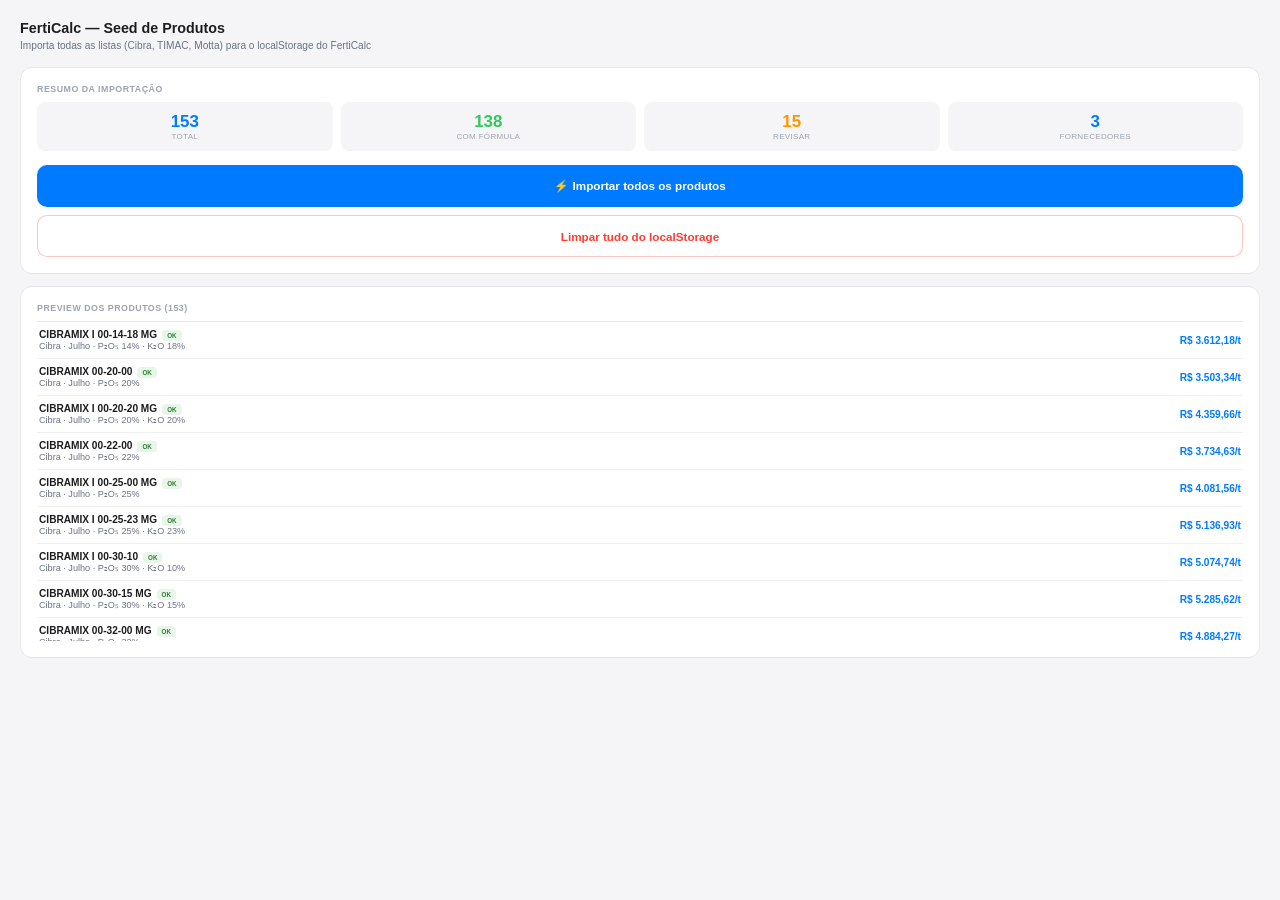
<file: seed-produtos.html>
<!DOCTYPE html>
<html lang="pt-BR">
<head>
<meta charset="UTF-8">
<meta name="viewport" content="width=device-width,initial-scale=1">
<title>FertiCalc — Seed Produtos</title>
<style>
*{box-sizing:border-box;margin:0;padding:0}
body{font-family:-apple-system,BlinkMacSystemFont,'Helvetica Neue',Arial,sans-serif;background:#F5F5F7;color:#1D1D1F;font-size:13px;padding:20px}
h1{font-size:1.1em;font-weight:700;margin-bottom:4px}
.sub{font-size:.78em;color:#6B7280;margin-bottom:16px}
.card{background:#fff;border-radius:12px;border:1px solid #E5E7EB;padding:16px;margin-bottom:12px}
.card-title{font-size:.68em;font-weight:600;color:#9CA3AF;text-transform:uppercase;letter-spacing:.5px;margin-bottom:8px}
.stat-row{display:grid;grid-template-columns:repeat(4,1fr);gap:8px;margin-bottom:14px}
.stat{background:#F5F5F7;border-radius:8px;padding:10px;text-align:center}
.stat-n{font-size:1.3em;font-weight:700;color:#007AFF}
.stat-l{font-size:.62em;color:#9CA3AF;text-transform:uppercase;letter-spacing:.3px}
.btn{width:100%;height:42px;border:none;background:#007AFF;color:#fff;font-size:.9em;font-weight:700;border-radius:10px;cursor:pointer;transition:.15s}
.btn:hover{background:#0051D5;transform:translateY(-1px)}
.btn:disabled{background:#9CA3AF;transform:none;cursor:not-allowed}
.btn-danger{background:#fff;color:#FF3B30;border:1px solid rgba(255,59,48,.3);margin-top:8px}
.btn-danger:hover{background:#FFEBEE;transform:none}
.list{max-height:320px;overflow-y:auto;border-top:1px solid #E5E7EB;margin-top:8px}
.list::-webkit-scrollbar{width:3px}
.list::-webkit-scrollbar-thumb{background:#D1D1D6;border-radius:2px}
.item{display:flex;align-items:center;justify-content:space-between;padding:7px 2px;border-bottom:1px solid #F0F0F0;font-size:.78em}
.item:last-child{border:none}
.item-name{font-weight:600;color:#1D1D1F;flex:1}
.item-sup{color:#6B7280;font-size:.9em;margin-top:1px}
.item-price{color:#007AFF;font-weight:700;white-space:nowrap;margin-left:10px}
.badge{font-size:.62em;font-weight:600;padding:2px 5px;border-radius:4px;margin-left:5px}
.b-ok{background:#E8F5E9;color:#2E7D32}
.b-rev{background:#FFF3E0;color:#E65100}
#result{display:none;padding:12px;background:#E8F5E9;border-radius:8px;font-size:.82em;font-weight:600;color:#2E7D32;text-align:center;margin-top:10px}
</style>
</head>
<body>
<h1>FertiCalc — Seed de Produtos</h1>
<div class="sub">Importa todas as listas (Cibra, TIMAC, Motta) para o localStorage do FertiCalc</div>

<div class="card">
  <div class="card-title">Resumo da importação</div>
  <div class="stat-row">
    <div class="stat"><div class="stat-n" id="s-total">0</div><div class="stat-l">Total</div></div>
    <div class="stat"><div class="stat-n" id="s-ok" style="color:#34C759">0</div><div class="stat-l">Com fórmula</div></div>
    <div class="stat"><div class="stat-n" id="s-rev" style="color:#FF9500">0</div><div class="stat-l">Revisar</div></div>
    <div class="stat"><div class="stat-n" id="s-forn" style="color:#007AFF">3</div><div class="stat-l">Fornecedores</div></div>
  </div>
  <button class="btn" onclick="importar()" id="btn-imp">⚡ Importar todos os produtos</button>
  <button class="btn btn-danger" onclick="limpar()">Limpar tudo do localStorage</button>
  <div id="result"></div>
</div>

<div class="card">
  <div class="card-title">Preview dos produtos (<span id="prev-cnt">0</span>)</div>
  <div class="list" id="prev-list"></div>
</div>

<script>
const uid=()=>Date.now().toString(36)+Math.random().toString(36).slice(2,5)+Math.random().toString(36).slice(2,5);

function parseNPK(name){
  const n={};
  // Especiais Cibra
  if(/KCL\s*60/i.test(name)){n.K2O=60;return n}
  const kcl=name.match(/KCL\s*(\d+)/i);if(kcl){n.K2O=parseFloat(kcl[1]);return n}
  const ur=name.match(/UREIA\s*(\d+)/i);if(ur){n.N=parseFloat(ur[1]);return n}
  const map=name.match(/MAP\s*(\d+)[-–](\d+)/i);if(map){n.N=parseFloat(map[1]);n.P2O5=parseFloat(map[2]);return n}
  const tsp=name.match(/TSP\s*(\d+)/i);if(tsp){n.P2O5=parseFloat(tsp[1]);return n}
  const ssp=name.match(/SSP\s*(\d+)/i);if(ssp){n.P2O5=parseFloat(ssp[1]);return n}
  const sam=name.match(/SAM\s*([\d.]+)[/,\s]([\d.]+)/i);if(sam){n.N=parseFloat(sam[1]);n.S=parseFloat(sam[2]);return n}
  // NPK no nome
  const npk=name.match(/(\d{2})[-–](\d{2})[-–](\d{2})/);
  if(npk){n.N=parseInt(npk[1]);n.P2O5=parseInt(npk[2]);n.K2O=parseInt(npk[3]);return n}
  // CIBRAMIX com formato "XX-XX-XX"
  const npk2=name.match(/(\d+)-(\d+)-(\d+)/);
  if(npk2){n.N=parseInt(npk2[1]);n.P2O5=parseInt(npk2[2]);n.K2O=parseInt(npk2[3]);return n}
  return null;
}

function mkProd(name,supplier,delivery,price,freight=0){
  const nuts=parseNPK(name);
  return{
    id:uid(),active:true,
    status:nuts&&Object.keys(nuts).length>0?'ok':'review',
    name,supplier,delivery,
    priceTon:price,freightTon:freight,minLoadTon:0,
    nutrients:nuts||{},micros:{},
    createdAt:new Date().toISOString(),updatedAt:new Date().toISOString()
  };
}

// ===== CIBRA (da imagem 1 — extraído manualmente) =====
const CIBRA=[
  ['CIBRAMIX I 00-14-18 MG',3612.18],['CIBRAMIX 00-20-00',3503.34],['CIBRAMIX I 00-20-20 MG',4359.66],
  ['CIBRAMIX 00-22-00',3734.63],['CIBRAMIX I 00-25-00 MG',4081.56],['CIBRAMIX I 00-25-23 MG',5136.93],
  ['CIBRAMIX I 00-30-10',5074.74],['CIBRAMIX 00-30-15 MG',5285.62],['CIBRAMIX 00-32-00 MG',4884.27],
  ['CIBRAMIX 00-44-00 MG',6278.80],['CIBRAMIX I 02-17-24 MG',4244.85],['CIBRAMIX 02-18-18 MG',4142.78],
  ['CIBRAMIX I 02-20-20 MG',4414.89],['CIBRAMIX 02-24-12 MG',4347.34],['CIBRAMIX 02-25-00 MG',3993.13],
  ['CIBRAMIX 02-25-25 MG',5197.19],['CIBRAMIX 02-26-00 MG',4340.06],['CIBRAMIX I 03-26-00 MG I',4523.73],
  ['CIBRAMIX 03-28-06 MG',5462.46],['CIBRAMIX 03-32-08 MG',5455.69],['CIBRAMIX 03-44-00 MG',6353.63],
  ['CIBRAMIX I 04-14-08 MG',5848.92],['CIBRAMIX 04-30-10 MG',4523.73],['CIBRAMIX I 04-30-10 MG',4789.00],
  ['CIBRAMIX I 05-25-25 MG',5203.99],['CIBRAMIX 05-35-00 MG',5380.86],['CIBRAMIX I 06-30-06 MG',5387.66],
  ['CIBRAMIX I 06-30-06 MG',5349.57],['CIBRAMIX I 06-37-00 MG',5816.22],['CIBRAMIX I 07-34-09 MG',5755.00],
  ['CIBRAMIX I 07-40-00 MG',6027.10],['CIBRAMIX I 08-28-08 MG',6442.06],['CIBRAMIX I 09-46-00 MG',6782.19],
  ['CIBRAMIX I 10-15-15 MG',4183.60],['CIBRAMIX 10-20-10 MG',4510.12],['CIBRAMIX I 10-20-10 MG',5557.75],
  ['CIBRAMIX I 10-50-00 MG',7840.01],['KCL 60 GR',3584.97],['MAP 11-52/44 GR',7333.61],
  ['SAM 20,5/23 GR',2578.19],['SSP 19/16 + 16CA + 11S/SO4 GR',2953.88],
  ['SSP 19/16 + 16CA + 10S/SO4 r',3238.04],['SSP 20/16 GR',3387.70],['TSP 46/36 GR',6319.62],
  ['UREIA 46 GR',3460.41],['10-30-10 MG',5401.27],['10-49-00 + 0,75% ZN MG',7183.55],
  ['10-50-00 MG',7115.92],['10-15-15 MG',4176.88],['13-10-10 MG',3503.34],
  ['00-00-54 +1B MG',3795.85],['00-00-57 +0,5B MG',3687.01],['00-14-18 MG',3496.56],
  ['00-17-24 MG',4027.14],['00-18-18 MG',3891.09],['00-20-20 MG',3894.30],
  ['00-20-25 MG',4408.09],['00-20-30 MG',4618.97],['00-22-00 MG',3591.77],
  ['00-25-00 MG',3931.90],['00-25-25 MG',5176.78],['00-30-10 MG',4925.08],
  ['00-30-15 MG',5129.16],['00-30-20 MG',5374.06],['00-32-00 MG',4727.83],
  ['00-33-00 MG',4843.45],['00-36-00 MG',5190.38],['00-24-12 MG',3435.31],
  ['00-24-16 MG',4129.18],['02-20-20 MG',4265.23],['02-24-12 MG',4380.88],
  ['02-25-00 MG',3993.13],['02-25-23 MG',5081.56],['02-30-10 MG',4986.31],
  ['03-28-00 MG',4367.27],['03-30-15 MG',5224.40],['03-32-08 MG',5163.17],
  ['04-14-08 MG',3904.07],['04-20-30 MG',4374.07],['04-26-10 MG',4659.78],
  ['04-30-10 MG',5047.53],['04-35-10 MG',6108.74],['04-40-08 MG',6108.74],
  ['04-50-20 MG',4823.04],['05-25-15 MG',4761.82],['05-25-25 MG',5176.78],
  ['05-25-30 MG',5394.46],['05-35-00 MG',5244.81],['06-28-20 + 1%Zn MG',5350.92],
  ['06-30-06 MG',4999.91],['06-30-10 +0,5B+0,75Zn MG',5544.12],['06-30-10 MG',5496.50],
  ['07-34-09 MG',5605.34],['07-40-00 MG',5870.65],['08-20-00 MG',3183.63],
  ['08-20-20 MG',4625.77],['08-28-16 MG',5299.23],['08-28-16 + 1% ZN MG',5330.52],
  ['08-40-07 +0,5B+0,75ZN MG',6605.31],['08-40-08 MG',6292.41],['09-46-00 MG',6612.13],
  ['10-15-15 MG',3326.47],['10-15-15 MG',3833.91],['10-20-10 MG',4367.27],
  ['13-11-21 MG',4149.59],['15-00-15 MG',2829.88],['15-00-30 MG',3707.45],
  ['15-15-15 MG',4510.12],['16-16-16 MG',4836.65],['18-18-18 MG',5482.90],
  ['20-00-10 MG',3095.18],['20-00-20 MG',3793.86],['20-05-20 MG',4408.09],
  ['20-10-00 MG',4292.44],['20-10-20 MG',4789.00],['26-00-26 MG',4993.11],
  ['27-00-24 MG',5034.33],['30-00-20 MG',5244.81],['33-00-00 MG',3456.41],
  ['36-00-12 MG',5337.32],['NITROCAP 18-10-05 0,5B 0,75Zn GR',4421.69],
  ['NITROCAP 20-00-20 MG',3965.92],['NITROCAP 20-00-30 MG',4618.91],
  ['NITROCAP 20-10-10 MG',4466.32],['NITROCAP 21-00-21 MG',4163.19],
  ['NITROCAP 25-00-25 MG',4993.11],['NITROCAP 27-00-24 MG',4993.11],
  ['NITROCAP 30-00-20 MG',5411.41],['NITROCAP 30-10-10 MG',3904.66],
  ['NITROCAP 33-00-00 MG',3469.31],['NITROCAP 36-00-12 MG',5741.40],
  ['NITROCAP 45-00-00 I',6021.55],['NITROCAP 46 GR',4299.11],
].map(([name,price])=>mkProd(name,'Cibra','Julho',price,0));

// ===== TIMAC (da imagem 2) =====
const TIMAC=[
  ['K-UP 500 B1',6349.54],
  ['SULFAMMO MeTA 17 B1',6824.05],
  ['SULFAMMO MeTA 214 K B1',6099.17],
  ['SULFAMMO MeTA 29 B1',7527.95],
  ['SULFAMMO ULTRA B1',7257.92],
  ['SULFAMMO MeTA S B1',6618.25],
  ['TOP-PHOS 280 HP B1',6416.39],
  ['TOP-PHOS 319 MASTER B1',6184.37],
  ['TOP-PHOS 328 MASTER B1',7200.25],
  ['TOP-PHOS 88 MASTER B1',7510.91],
  ['TOP-PHOS 842 MASTER B1',8909.54],
  ['NP PLUS 640 MASTER B1',8857.11],
  ['INPZZA 470 MASTER B1',7185.83],
  ['INPZZA 540 MASTER B1',8440.27],
].map(([name,price])=>mkProd(name,'TIMAC','Julho',price,0));

// ===== MOTTA (da imagem 3) =====
const MOTTA=[
  mkProd('KCL 60% GR','Motta Fertilizantes','Mai-Jul',3767.27,0),
  mkProd('SSP 19%','Motta Fertilizantes','Mai-Jul',3392.66,0),
  mkProd('TSP 46%','Motta Fertilizantes','Mai-Jul',6113.86,0),
  mkProd('KCL 60% GR','Motta Fertilizantes','Mai-Jul',3590.57,0),
  mkProd('SSP 19%','Motta Fertilizantes','Mai-Jul',3208.90,0),
  mkProd('TSP 46%','Motta Fertilizantes','Mai-Jul',5930.10,0),
];

const TODOS=[...CIBRA,...TIMAC,...MOTTA];
const TOK=TODOS.filter(p=>p.status==='ok').length;
const TREV=TODOS.filter(p=>p.status==='review').length;

document.getElementById('s-total').textContent=TODOS.length;
document.getElementById('s-ok').textContent=TOK;
document.getElementById('s-rev').textContent=TREV;
document.getElementById('prev-cnt').textContent=TODOS.length;

const brl=n=>'R$ '+n.toLocaleString('pt-BR',{minimumFractionDigits:2,maximumFractionDigits:2});
const fmtN=n=>{if(!n)return'—';return['N','P2O5','K2O','S'].filter(k=>n[k]>0).map(k=>k.replace('P2O5','P₂O₅').replace('K2O','K₂O')+' '+n[k]+'%').join(' · ')||'—'};

document.getElementById('prev-list').innerHTML=TODOS.map(p=>`
  <div class="item">
    <div style="flex:1;min-width:0">
      <div class="item-name">${p.name}<span class="badge ${p.status==='ok'?'b-ok':'b-rev'}">${p.status==='ok'?'OK':'Revisar'}</span></div>
      <div class="item-sup">${p.supplier} · ${p.delivery} · ${fmtN(p.nutrients)}</div>
    </div>
    <div class="item-price">${brl(p.priceTon)}/t</div>
  </div>`).join('');

function importar(){
  const existing=JSON.parse(localStorage.getItem('fc_ferts')||'[]');
  const merged=[...existing];
  let added=0,skipped=0;
  TODOS.forEach(p=>{
    const dup=existing.some(e=>e.name.toLowerCase()===p.name.toLowerCase()&&e.supplier.toLowerCase()===p.supplier.toLowerCase()&&e.delivery.toLowerCase()===p.delivery.toLowerCase());
    if(dup){skipped++}else{merged.push(p);added++}
  });
  localStorage.setItem('fc_ferts',JSON.stringify(merged));
  const r=document.getElementById('result');
  r.style.display='block';
  r.textContent=`✅ ${added} produtos adicionados${skipped?' · '+skipped+' duplicados ignorados':''}. Abra o FertiCalc.`;
  document.getElementById('btn-imp').disabled=true;
  document.getElementById('btn-imp').textContent='Importação concluída ✓';
}

function limpar(){
  if(!confirm('Limpar TODOS os produtos do FertiCalc?'))return;
  localStorage.removeItem('fc_ferts');
  const r=document.getElementById('result');
  r.style.display='block';r.style.background='#FFEBEE';r.style.color='#C62828';
  r.textContent='🗑 localStorage limpo.';
}
</script>
</body>
</html>
</file>
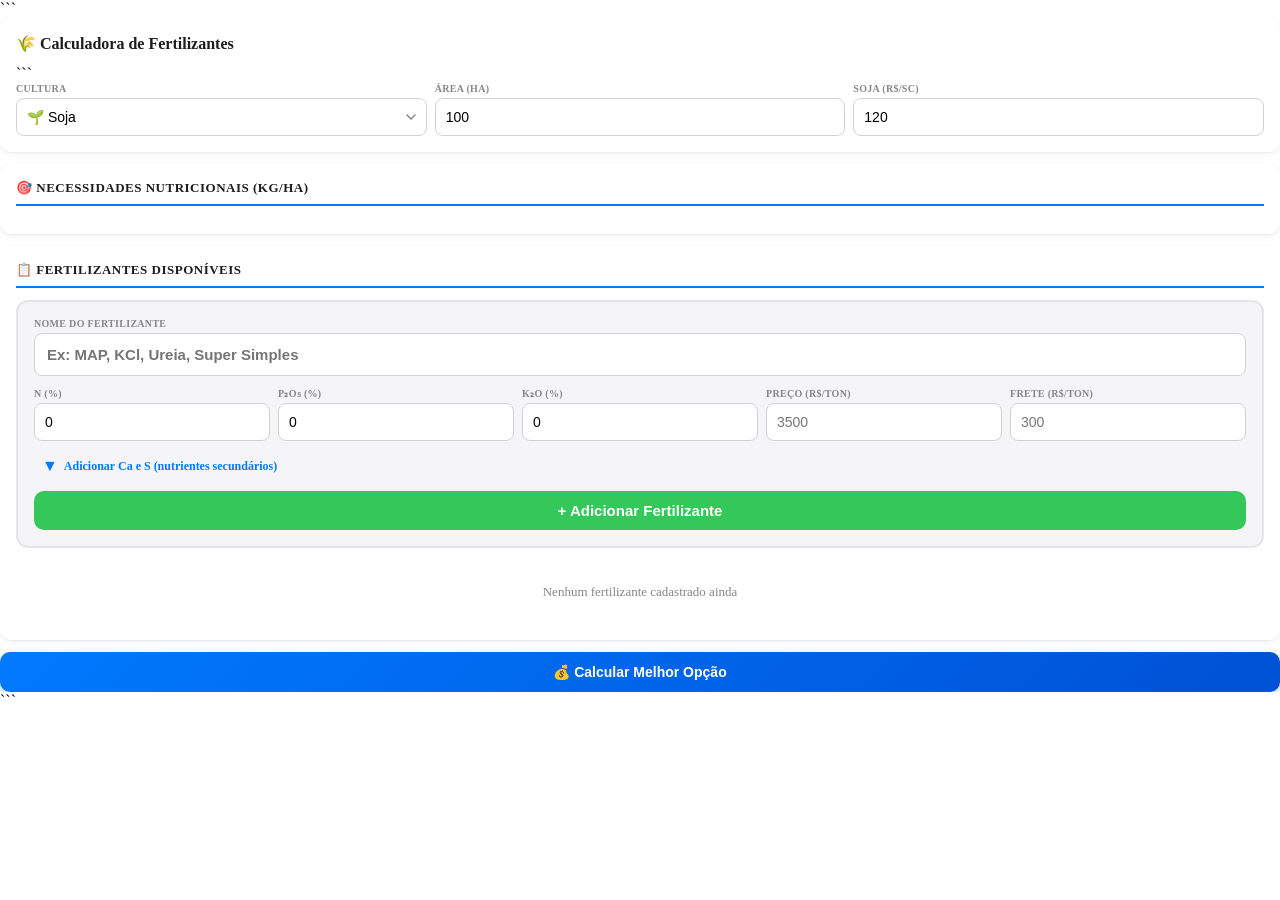
<file: Índex.html>
<!DOCTYPE html>

<html lang="pt-BR">
<head>
    <meta charset="UTF-8">
    <meta name="viewport" content="width=device-width, initial-scale=1.0">
    <title>Calculadora de Fertilizantes</title>
    <style>
        * {
            margin: 0;
            padding: 0;
            box-sizing: border-box;
        }

```
    body {
        font-family: -apple-system, BlinkMacSystemFont, 'Segoe UI', 'Helvetica Neue', Arial, sans-serif;
        background: linear-gradient(180deg, #F5F5F7 0%, #E5E5E7 100%);
        padding: 10px;
        min-height: 100vh;
        overflow-x: hidden;
    }

    .container {
        max-width: 100%;
        margin: 0 auto;
        overflow-x: hidden;
    }

    .header-card {
        background: rgba(255, 255, 255, 0.95);
        backdrop-filter: blur(10px);
        border-radius: 12px;
        padding: 16px;
        margin-bottom: 12px;
        box-shadow: 0 1px 3px rgba(0, 0, 0, 0.08), 0 2px 8px rgba(0, 0, 0, 0.04);
    }

    .header-card h1 {
        font-size: 16px;
        font-weight: 600;
        color: #1D1D1F;
        margin-bottom: 12px;
    }

    .header-grid {
        display: grid;
        grid-template-columns: repeat(3, 1fr);
        gap: 8px;
    }

    .input-field {
        display: flex;
        flex-direction: column;
        min-width: 0;
    }

    label {
        font-size: 10px;
        font-weight: 600;
        color: #86868B;
        margin-bottom: 4px;
        text-transform: uppercase;
        letter-spacing: 0.3px;
        white-space: nowrap;
        overflow: hidden;
        text-overflow: ellipsis;
    }

    input, select {
        padding: 10px;
        border: 1px solid #D1D1D6;
        border-radius: 8px;
        font-size: 14px;
        transition: all 0.2s;
        background: white;
        width: 100%;
        min-width: 0;
    }

    select {
        appearance: none;
        background-image: url("data:image/svg+xml,%3Csvg width='10' height='6' viewBox='0 0 10 6' fill='none' xmlns='http://www.w3.org/2000/svg'%3E%3Cpath d='M1 1L5 5L9 1' stroke='%2386868B' stroke-width='1.5' stroke-linecap='round' stroke-linejoin='round'/%3E%3C/svg%3E");
        background-repeat: no-repeat;
        background-position: right 10px center;
        padding-right: 32px;
    }

    input:focus, select:focus {
        outline: none;
        border-color: #007AFF;
        box-shadow: 0 0 0 3px rgba(0, 122, 255, 0.1);
    }

    .card {
        background: rgba(255, 255, 255, 0.95);
        backdrop-filter: blur(10px);
        border-radius: 12px;
        padding: 16px;
        margin-bottom: 12px;
        box-shadow: 0 1px 3px rgba(0, 0, 0, 0.08), 0 2px 8px rgba(0, 0, 0, 0.04);
        overflow: hidden;
    }

    .card h2 {
        font-size: 13px;
        font-weight: 600;
        color: #1D1D1F;
        margin-bottom: 12px;
        padding-bottom: 8px;
        border-bottom: 2px solid #007AFF;
        text-transform: uppercase;
        letter-spacing: 0.5px;
    }

    .nutrients-grid {
        display: grid;
        grid-template-columns: repeat(3, 1fr);
        gap: 10px;
    }

    .nutrient-badge {
        background: #F5F5F7;
        padding: 12px;
        border-radius: 10px;
        text-align: center;
        border: 2px solid #E5E5E7;
        transition: all 0.2s;
    }

    .nutrient-badge.primary {
        border-color: #007AFF;
        background: linear-gradient(135deg, rgba(0, 122, 255, 0.1) 0%, rgba(0, 122, 255, 0.05) 100%);
    }

    .nutrient-badge.secondary {
        border-color: #34C759;
        background: linear-gradient(135deg, rgba(52, 199, 89, 0.1) 0%, rgba(52, 199, 89, 0.05) 100%);
    }

    .nutrient-badge label {
        display: block;
        margin-bottom: 6px;
        font-size: 11px;
    }

    .nutrient-badge input {
        text-align: center;
        font-size: 16px;
        font-weight: 600;
        padding: 10px;
    }

    .nutrient-priority {
        font-size: 9px;
        font-weight: 600;
        margin-top: 6px;
        text-transform: uppercase;
        letter-spacing: 0.5px;
    }

    .nutrient-badge.primary .nutrient-priority {
        color: #007AFF;
    }

    .nutrient-badge.secondary .nutrient-priority {
        color: #34C759;
    }

    .fertilizer-input-card {
        background: #F5F5F7;
        border: 2px solid #E5E5E7;
        border-radius: 12px;
        padding: 16px;
        margin-bottom: 12px;
    }

    .fert-name-row {
        margin-bottom: 12px;
    }

    .fert-name-row input {
        font-size: 15px;
        font-weight: 600;
        padding: 12px;
    }

    .fert-nutrients-row {
        display: grid;
        grid-template-columns: repeat(5, 1fr);
        gap: 8px;
        margin-bottom: 8px;
    }

    .expand-secondary {
        display: flex;
        align-items: center;
        gap: 6px;
        color: #007AFF;
        font-size: 12px;
        font-weight: 600;
        cursor: pointer;
        padding: 8px;
        border-radius: 6px;
        transition: all 0.2s;
        margin-bottom: 8px;
    }

    .expand-secondary:hover {
        background: rgba(0, 122, 255, 0.1);
    }

    .expand-icon {
        transition: transform 0.3s;
        font-size: 16px;
    }

    .expand-icon.expanded {
        transform: rotate(180deg);
    }

    .secondary-nutrients {
        display: none;
        grid-template-columns: repeat(2, 1fr);
        gap: 8px;
        margin-bottom: 8px;
    }

    .secondary-nutrients.show {
        display: grid;
    }

    .fertilizer-list-item {
        background: #F5F5F7;
        padding: 14px;
        border-radius: 12px;
        margin-bottom: 10px;
        border: 2px solid #E5E5E7;
    }

    .fert-header {
        display: flex;
        justify-content: space-between;
        align-items: center;
        margin-bottom: 10px;
    }

    .fert-name {
        font-weight: 600;
        color: #1D1D1F;
        font-size: 15px;
    }

    .fert-formula {
        font-size: 12px;
        color: #86868B;
        font-weight: 500;
    }

    .fert-values {
        display: grid;
        grid-template-columns: repeat(5, 1fr);
        gap: 8px;
        margin-bottom: 8px;
    }

    .fert-value-item {
        text-align: center;
    }

    .fert-value-label {
        font-size: 9px;
        color: #86868B;
        text-transform: uppercase;
        margin-bottom: 2px;
    }

    .fert-value {
        font-size: 13px;
        font-weight: 600;
        color: #1D1D1F;
    }

    .fert-prices {
        display: grid;
        grid-template-columns: 1fr 1fr;
        gap: 8px;
    }

    .fert-price-item {
        background: white;
        padding: 8px;
        border-radius: 6px;
        text-align: center;
    }

    button {
        padding: 12px 18px;
        border: none;
        border-radius: 10px;
        font-size: 14px;
        font-weight: 600;
        cursor: pointer;
        transition: all 0.2s ease;
    }

    .btn-primary {
        background: linear-gradient(135deg, #007AFF 0%, #0051D5 100%);
        color: white;
        width: 100%;
        box-shadow: 0 4px 12px rgba(0, 122, 255, 0.3);
    }

    .btn-primary:hover {
        transform: translateY(-1px);
        box-shadow: 0 6px 16px rgba(0, 122, 255, 0.4);
    }

    .btn-add {
        background: #34C759;
        color: white;
        padding: 12px;
        font-size: 15px;
        line-height: 1;
        width: 100%;
    }

    .btn-add:hover {
        background: #2fb350;
        transform: translateY(-1px);
    }

    .btn-remove {
        background: #FF3B30;
        color: white;
        padding: 8px 16px;
        font-size: 14px;
        border-radius: 8px;
    }

    .btn-remove:hover {
        background: #e53329;
    }

    .result-card {
        background: linear-gradient(135deg, #E8F5E9 0%, #C8E6C9 100%);
        padding: 16px;
        border-radius: 12px;
        margin-bottom: 12px;
        border: 2px solid #81C784;
    }

    .result-card h3 {
        font-size: 15px;
        color: #2E7D32;
        margin-bottom: 10px;
        font-weight: 600;
    }

    .result-row {
        display: flex;
        justify-content: space-between;
        padding: 6px 0;
        border-bottom: 1px solid rgba(46, 125, 50, 0.2);
        font-size: 13px;
    }

    .result-row:last-child {
        border-bottom: none;
        font-weight: 600;
        font-size: 16px;
        color: #1B5E20;
        margin-top: 8px;
        padding-top: 12px;
        border-top: 2px solid #2E7D32;
    }

    .grain-calc {
        background: rgba(0, 122, 255, 0.08);
        border: 1px solid rgba(0, 122, 255, 0.3);
        padding: 12px;
        border-radius: 8px;
        margin-top: 10px;
        font-size: 12px;
    }

    .grain-calc-row {
        display: flex;
        justify-content: space-between;
        padding: 4px 0;
    }

    .grain-calc-value {
        font-weight: 600;
        color: #007AFF;
    }

    .empty-state {
        text-align: center;
        padding: 24px;
        color: #86868B;
        font-size: 13px;
    }

    .best-badge {
        display: inline-block;
        background: #34C759;
        color: white;
        padding: 3px 8px;
        border-radius: 12px;
        font-size: 10px;
        font-weight: 600;
        margin-left: 6px;
        text-transform: uppercase;
    }

    .save-indicator {
        position: fixed;
        bottom: 20px;
        right: 20px;
        background: rgba(52, 199, 89, 0.95);
        color: white;
        padding: 10px 16px;
        border-radius: 20px;
        font-size: 12px;
        font-weight: 600;
        opacity: 0;
        transform: translateY(10px);
        transition: all 0.3s ease;
        pointer-events: none;
        box-shadow: 0 4px 12px rgba(52, 199, 89, 0.4);
    }

    .save-indicator.show {
        opacity: 1;
        transform: translateY(0);
    }

    @media (max-width: 768px) {
        .header-grid {
            grid-template-columns: 1fr;
        }
        
        .nutrients-grid {
            grid-template-columns: 1fr;
        }

        .fert-nutrients-row {
            grid-template-columns: repeat(3, 1fr);
        }

        .fert-values {
            grid-template-columns: repeat(3, 1fr);
        }
    }
</style>
```

</head>
<body>
    <div class="container">
        <!-- Cabeçalho Principal -->
        <div class="header-card">
            <h1>🌾 Calculadora de Fertilizantes</h1>

```
        <div class="header-grid">
            <div class="input-field">
                <label>Cultura</label>
                <select id="crop" onchange="changeCrop()">
                    <option value="soja">🌱 Soja</option>
                    <option value="milho">🌽 Milho</option>
                </select>
            </div>
            <div class="input-field">
                <label>Área (ha)</label>
                <input type="number" id="area" placeholder="100" step="0.1" value="100" oninput="autoSave()">
            </div>
            <div class="input-field">
                <label id="grainLabel">Soja (R$/sc)</label>
                <input type="number" id="grainPrice" placeholder="120" step="0.1" value="120" oninput="autoSave()">
            </div>
        </div>
    </div>

    <!-- Necessidades Nutricionais -->
    <div class="card">
        <h2>🎯 Necessidades Nutricionais (kg/ha)</h2>
        <div class="nutrients-grid" id="nutrientsGrid"></div>
    </div>

    <!-- Cadastro de Fertilizantes -->
    <div class="card">
        <h2>📋 Fertilizantes Disponíveis</h2>
        
        <div class="fertilizer-input-card">
            <!-- Linha 1: Nome -->
            <div class="fert-name-row">
                <div class="input-field">
                    <label>Nome do Fertilizante</label>
                    <input type="text" id="fertName" placeholder="Ex: MAP, KCl, Ureia, Super Simples">
                </div>
            </div>

            <!-- Linha 2: NPK + Preços -->
            <div class="fert-nutrients-row">
                <div class="input-field">
                    <label>N (%)</label>
                    <input type="number" id="fertN" placeholder="10" step="0.1" value="0">
                </div>
                <div class="input-field">
                    <label>P₂O₅ (%)</label>
                    <input type="number" id="fertP" placeholder="52" step="0.1" value="0">
                </div>
                <div class="input-field">
                    <label>K₂O (%)</label>
                    <input type="number" id="fertK" placeholder="0" step="0.1" value="0">
                </div>
                <div class="input-field">
                    <label>Preço (R$/ton)</label>
                    <input type="number" id="fertPrice" placeholder="3500" step="10">
                </div>
                <div class="input-field">
                    <label>Frete (R$/ton)</label>
                    <input type="number" id="fertFreight" placeholder="300" step="10">
                </div>
            </div>

            <!-- Botão Expandir Nutrientes Secundários -->
            <div class="expand-secondary" onclick="toggleSecondary()">
                <span class="expand-icon" id="expandIcon">▼</span>
                <span>Adicionar Ca e S (nutrientes secundários)</span>
            </div>

            <!-- Linha 3: Nutrientes Secundários -->
            <div class="secondary-nutrients" id="secondaryNutrients">
                <div class="input-field">
                    <label>Ca (Cálcio) %</label>
                    <input type="number" id="fertCa" placeholder="0" step="0.1" value="0">
                </div>
                <div class="input-field">
                    <label>S (Enxofre) %</label>
                    <input type="number" id="fertS" placeholder="0" step="0.1" value="0">
                </div>
            </div>

            <button class="btn-add" onclick="addFertilizer()">+ Adicionar Fertilizante</button>
        </div>
        
        <div id="fertilizerList" style="margin-top: 12px;"></div>
    </div>

    <!-- Botão Calcular -->
    <button class="btn-primary" onclick="calculate()">💰 Calcular Melhor Opção</button>

    <!-- Resultados -->
    <div id="resultsContainer"></div>
</div>

<!-- Indicador de salvamento -->
<div class="save-indicator" id="saveIndicator">✓ Salvo automaticamente</div>

<script>
    let currentCrop = 'soja';
    let fertilizers = [];
    let saveTimeout;
    let secondaryExpanded = false;

    const cropConfig = {
        soja: {
            label: 'Soja',
            nutrients: [
                { id: 'P', label: 'P₂O₅ (Fósforo)', priority: 'primary', priorityText: '1ª Prioridade', default: 90 },
                { id: 'K', label: 'K₂O (Potássio)', priority: 'secondary', priorityText: '2ª Prioridade', default: 120 },
                { id: 'N', label: 'N (Nitrogênio)', priority: null, priorityText: 'Não usado', default: 0, disabled: true }
            ]
        },
        milho: {
            label: 'Milho',
            nutrients: [
                { id: 'N', label: 'N (Nitrogênio)', priority: 'primary', priorityText: '1ª Prioridade', default: 120 },
                { id: 'K', label: 'K₂O (Potássio)', priority: 'secondary', priorityText: '2ª Prioridade', default: 100 },
                { id: 'P', label: 'P₂O₅ (Fósforo)', priority: null, priorityText: '3ª Prioridade', default: 80 }
            ]
        }
    };

    function toggleSecondary() {
        secondaryExpanded = !secondaryExpanded;
        const container = document.getElementById('secondaryNutrients');
        const icon = document.getElementById('expandIcon');
        
        if (secondaryExpanded) {
            container.classList.add('show');
            icon.classList.add('expanded');
        } else {
            container.classList.remove('show');
            icon.classList.remove('expanded');
        }
    }

    // ============ LocalStorage Functions ============
    function autoSave() {
        clearTimeout(saveTimeout);
        saveTimeout = setTimeout(() => {
            saveData();
            showSaveIndicator();
        }, 500);
    }

    function saveData() {
        const data = {
            crop: currentCrop,
            area: document.getElementById('area').value,
            grainPrice: document.getElementById('grainPrice').value,
            nutrients: {
                N: document.getElementById('needN')?.value || 0,
                P: document.getElementById('needP')?.value || 0,
                K: document.getElementById('needK')?.value || 0
            },
            fertilizers: fertilizers
        };
        localStorage.setItem('fertilizerCalc', JSON.stringify(data));
    }

    function loadData() {
        const saved = localStorage.getItem('fertilizerCalc');
        if (saved) {
            try {
                const data = JSON.parse(saved);
                
                currentCrop = data.crop || 'soja';
                document.getElementById('crop').value = currentCrop;
                
                if (data.area) document.getElementById('area').value = data.area;
                if (data.grainPrice) document.getElementById('grainPrice').value = data.grainPrice;
                
                if (data.fertilizers && Array.isArray(data.fertilizers)) {
                    fertilizers = data.fertilizers;
                }
                
                changeCrop();
                
                setTimeout(() => {
                    if (data.nutrients) {
                        if (document.getElementById('needN')) 
                            document.getElementById('needN').value = data.nutrients.N || 0;
                        if (document.getElementById('needP')) 
                            document.getElementById('needP').value = data.nutrients.P || 0;
                        if (document.getElementById('needK')) 
                            document.getElementById('needK').value = data.nutrients.K || 0;
                    }
                }, 100);
                
            } catch (e) {
                console.error('Erro ao carregar dados:', e);
            }
        }
    }

    function showSaveIndicator() {
        const indicator = document.getElementById('saveIndicator');
        indicator.classList.add('show');
        setTimeout(() => {
            indicator.classList.remove('show');
        }, 2000);
    }

    // ============ App Functions ============
    function changeCrop() {
        currentCrop = document.getElementById('crop').value;
        const grainLabel = document.getElementById('grainLabel');
        grainLabel.textContent = cropConfig[currentCrop].label + ' (R$/sc)';
        renderNutrients();
        autoSave();
    }

    function renderNutrients() {
        const config = cropConfig[currentCrop];
        const grid = document.getElementById('nutrientsGrid');
        
        grid.innerHTML = config.nutrients.map(n => `
            <div class="nutrient-badge ${n.priority || ''}">
                <label>${n.label}</label>
                <input 
                    type="number" 
                    id="need${n.id}" 
                    value="${n.default}"
                    ${n.disabled ? 'disabled' : ''}
                    placeholder="0" 
                    step="1"
                    oninput="autoSave()"
                    style="${n.disabled ? 'background: #F5F5F7; color: #C7C7CC;' : ''}"
                >
                <div class="nutrient-priority">${n.priorityText}</div>
            </div>
        `).join('');
    }

    function addFertilizer() {
        const name = document.getElementById('fertName').value.trim();
        const n = parseFloat(document.getElementById('fertN').value) || 0;
        const p = parseFloat(document.getElementById('fertP').value) || 0;
        const k = parseFloat(document.getElementById('fertK').value) || 0;
        const ca = parseFloat(document.getElementById('fertCa').value) || 0;
        const s = parseFloat(document.getElementById('fertS').value) || 0;
        const price = parseFloat(document.getElementById('fertPrice').value) || 0;
        const freight = parseFloat(document.getElementById('fertFreight').value) || 0;

        console.log('Tentando adicionar:', { name, n, p, k, ca, s, price, freight });

        if (!name) {
            alert('Preencha o nome do fertilizante!');
            return;
        }

        if (n === 0 && p === 0 && k === 0) {
            alert('Preencha pelo menos um nutriente primário (N, P ou K)!');
            return;
        }

        if (price === 0) {
            alert('Preencha o preço do fertilizante!');
            return;
        }

        if (freight === 0) {
            alert('Preencha o valor do frete!');
            return;
        }

        fertilizers.push({ name, n, p, k, ca, s, price, freight });
        console.log('Fertilizante adicionado! Total:', fertilizers.length);

        // Limpar campos
        document.getElementById('fertName').value = '';
        document.getElementById('fertN').value = '0';
        document.getElementById('fertP').value = '0';
        document.getElementById('fertK').value = '0';
        document.getElementById('fertCa').value = '0';
        document.getElementById('fertS').value = '0';
        document.getElementById('fertPrice').value = '';
        document.getElementById('fertFreight').value = '';

        renderFertilizers();
        autoSave();
    }

    function removeFertilizer(index) {
        fertilizers.splice(index, 1);
        renderFertilizers();
        autoSave();
    }

    function renderFertilizers() {
        const list = document.getElementById('fertilizerList');
        
        console.log('Renderizando fertilizantes:', fertilizers);
        
        if (fertilizers.length === 0) {
            list.innerHTML = '<div class="empty-state">Nenhum fertilizante cadastrado ainda</div>';
            return;
        }

        list.innerHTML = fertilizers.map((f, i) => `
            <div class="fertilizer-list-item">
                <div class="fert-header">
                    <div>
                        <div class="fert-name">${f.name}</div>
                        <div class="fert-formula">${f.n}-${f.p}-${f.k}${f.ca > 0 || f.s > 0 ? ` + Ca:${f.ca} S:${f.s}` : ''}</div>
                    </div>
                    <button class="btn-remove" onclick="removeFertilizer(${i})">Remover</button>
                </div>
                
                <div class="fert-values">
                    <div class="fert-value-item">
                        <div class="fert-value-label">N</div>
                        <div class="fert-value">${f.n.toFixed(1)}%</div>
                    </div>
                    <div class="fert-value-item">
                        <div class="fert-value-label">P₂O₅</div>
                        <div class="fert-value">${f.p.toFixed(1)}%</div>
                    </div>
                    <div class="fert-value-item">
                        <div class="fert-value-label">K₂O</div>
                        <div class="fert-value">${f.k.toFixed(1)}%</div>
                    </div>
                    <div class="fert-value-item">
                        <div class="fert-value-label">Ca</div>
                        <div class="fert-value">${f.ca.toFixed(1)}%</div>
                    </div>
                    <div class="fert-value-item">
                        <div class="fert-value-label">S</div>
                        <div class="fert-value">${f.s.toFixed(1)}%</div>
                    </div>
                </div>

                <div class="fert-prices">
                    <div class="fert-price-item">
                        <div class="fert-value-label">Preço</div>
                        <div class="fert-value">R$ ${f.price.toFixed(0)}/ton</div>
                    </div>
                    <div class="fert-price-item">
                        <div class="fert-value-label">Frete</div>
                        <div class="fert-value">R$ ${f.freight.toFixed(0)}/ton</div>
                    </div>
                </div>
            </div>
        `).join('');
    }

    function calculate() {
        const area = parseFloat(document.getElementById('area').value) || 0;
        const grainPrice = parseFloat(document.getElementById('grainPrice').value) || 0;
        const needN = parseFloat(document.getElementById('needN').value) || 0;
        const needP = parseFloat(document.getElementById('needP').value) || 0;
        const needK = parseFloat(document.getElementById('needK').value) || 0;

        console.log('Calculando com:', { area, grainPrice, needN, needP, needK, fertilizers });

        if (area === 0) {
            alert('Informe a área!');
            return;
        }

        if (grainPrice === 0) {
            alert('Informe o valor do grão!');
            return;
        }

        if (fertilizers.length === 0) {
            alert('Cadastre pelo menos um fertilizante!');
            return;
        }

        if (needN === 0 && needP === 0 && needK === 0) {
            alert('Informe pelo menos uma necessidade nutricional!');
            return;
        }

        const results = [];

        fertilizers.forEach(fert => {
            let kgPerHa = 0;
            let limitingNutrient = '';

            if (needN > 0 && fert.n > 0) {
                const calc = (needN * 100) / fert.n;
                if (calc > kgPerHa) {
                    kgPerHa = calc;
                    limitingNutrient = 'N';
                }
            }

            if (needP > 0 && fert.p > 0) {
                const calc = (needP * 100) / fert.p;
                if (calc > kgPerHa) {
                    kgPerHa = calc;
                    limitingNutrient = 'P₂O₅';
                }
            }

            if (needK > 0 && fert.k > 0) {
                const calc = (needK * 100) / fert.k;
                if (calc > kgPerHa) {
                    kgPerHa = calc;
                    limitingNutrient = 'K₂O';
                }
            }

            if (kgPerHa > 0) {
                const tonPerHa = kgPerHa / 1000;
                const totalTon = tonPerHa * area;
                const costProduct = totalTon * fert.price;
                const costFreight = totalTon * fert.freight;
                const totalCost = costProduct + costFreight;
                
                const costPerHa = totalCost / area;
                const sacasPerHa = costPerHa / grainPrice;

                results.push({
                    name: fert.name,
                    formula: `${fert.n}-${fert.p}-${fert.k}`,
                    kgPerHa,
                    tonPerHa,
                    totalTon,
                    costProduct,
                    costFreight,
                    totalCost,
                    costPerHa,
                    sacasPerHa,
                    limitingNutrient,
                    nSupplied: (kgPerHa * fert.n) / 100,
                    pSupplied: (kgPerHa * fert.p) / 100,
                    kSupplied: (kgPerHa * fert.k) / 100,
                    caSupplied: (kgPerHa * fert.ca) / 100,
                    sSupplied: (kgPerHa * fert.s) / 100
                });
            }
        });

        console.log('Resultados:', results);

        if (results.length === 0) {
            alert('Nenhum fertilizante atende às necessidades!');
            return;
        }

        results.sort((a, b) => a.totalCost - b.totalCost);
        displayResults(results, area, grainPrice);
    }

    function displayResults(results, area, grainPrice) {
        const container = document.getElementById('resultsContainer');
        const cropName = cropConfig[currentCrop].label;
        
        let html = results.map((r, i) => {
            const isBest = i === 0;
            return `
                <div class="result-card" style="${!isBest ? 'background: linear-gradient(135deg, #FFF3E0 0%, #FFE0B2 100%); border-color: #FFB74D;' : ''}">
                    <h3>
                        ${isBest ? '✅ ' : '2️⃣ '}${r.name} (${r.formula})
                        ${isBest ? '<span class="best-badge">Melhor Opção</span>' : ''}
                    </h3>
                    <div class="result-row">
                        <span>Dose por hectare:</span>
                        <strong>${r.kgPerHa.toFixed(1)} kg/ha</strong>
                    </div>
                    <div class="result-row">
                        <span>Toneladas por hectare:</span>
                        <strong>${r.tonPerHa.toFixed(3)} ton/ha</strong>
                    </div>
                    <div class="result-row">
                        <span>Total para ${area} ha:</span>
                        <strong>${r.totalTon.toFixed(2)} toneladas</strong>
                    </div>
                    <div class="result-row">
                        <span>Custo do produto:</span>
                        <strong>R$ ${r.costProduct.toLocaleString('pt-BR', {minimumFractionDigits: 2})}</strong>
                    </div>
                    <div class="result-row">
                        <span>Custo do frete:</span>
                        <strong>R$ ${r.costFreight.toLocaleString('pt-BR', {minimumFractionDigits: 2})}</strong>
                    </div>
                    <div class="result-row">
                        <span>CUSTO TOTAL:</span>
                        <strong>R$ ${r.totalCost.toLocaleString('pt-BR', {minimumFractionDigits: 2})}</strong>
                    </div>
                    
                    <div class="grain-calc">
                        <div class="grain-calc-row">
                            <span>Custo por hectare:</span>
                            <span class="grain-calc-value">R$ ${r.costPerHa.toFixed(2)}/ha</span>
                        </div>
                        <div class="grain-calc-row">
                            <span>Equivalente em sacas:</span>
                            <span class="grain-calc-value">${r.sacasPerHa.toFixed(2)} sc ${cropName}/ha</span>
                        </div>
                    </div>
                </div>
            `;
        }).join('');

        if (results.length > 1) {
            const savings = results[1].totalCost - results[0].totalCost;
            const savingsPercent = (savings / results[1].totalCost) * 100;
            const savingsSacas = (results[1].sacasPerHa - results[0].sacasPerHa) * area;
            
            html += `
                <div class="card" style="background: linear-gradient(135deg, #E8F5E9 0%, #C8E6C9 100%); border: 2px solid #81C784;">
                    <h2 style="border-color: #34C759;">💰 Economia com a Melhor Opção</h2>
                    <div style="text-align: center; padding: 16px;">
                        <div style="font-size: 28px; font-weight: 600; color: #2E7D32; margin-bottom: 8px;">
                            R$ ${savings.toLocaleString('pt-BR', {minimumFractionDigits: 2})}
                        </div>
                        <div style="font-size: 14px; color: #86868B; margin-bottom: 12px;">
                            ${savingsPercent.toFixed(1)}% mais barato que a 2ª opção
                        </div>
                        <div style="font-size: 15px; color: #2E7D32; font-weight: 600;">
                            ≈ ${savingsSacas.toFixed(1)} sacas de ${cropName}
                        </div>
                    </div>
                </div>
            `;
        }

        container.innerHTML = html;
    }

    // ============ Inicializar ============
    window.addEventListener('DOMContentLoaded', () => {
        loadData();
        renderFertilizers();
    });
</script>
```

</body>
</html>
</file>
